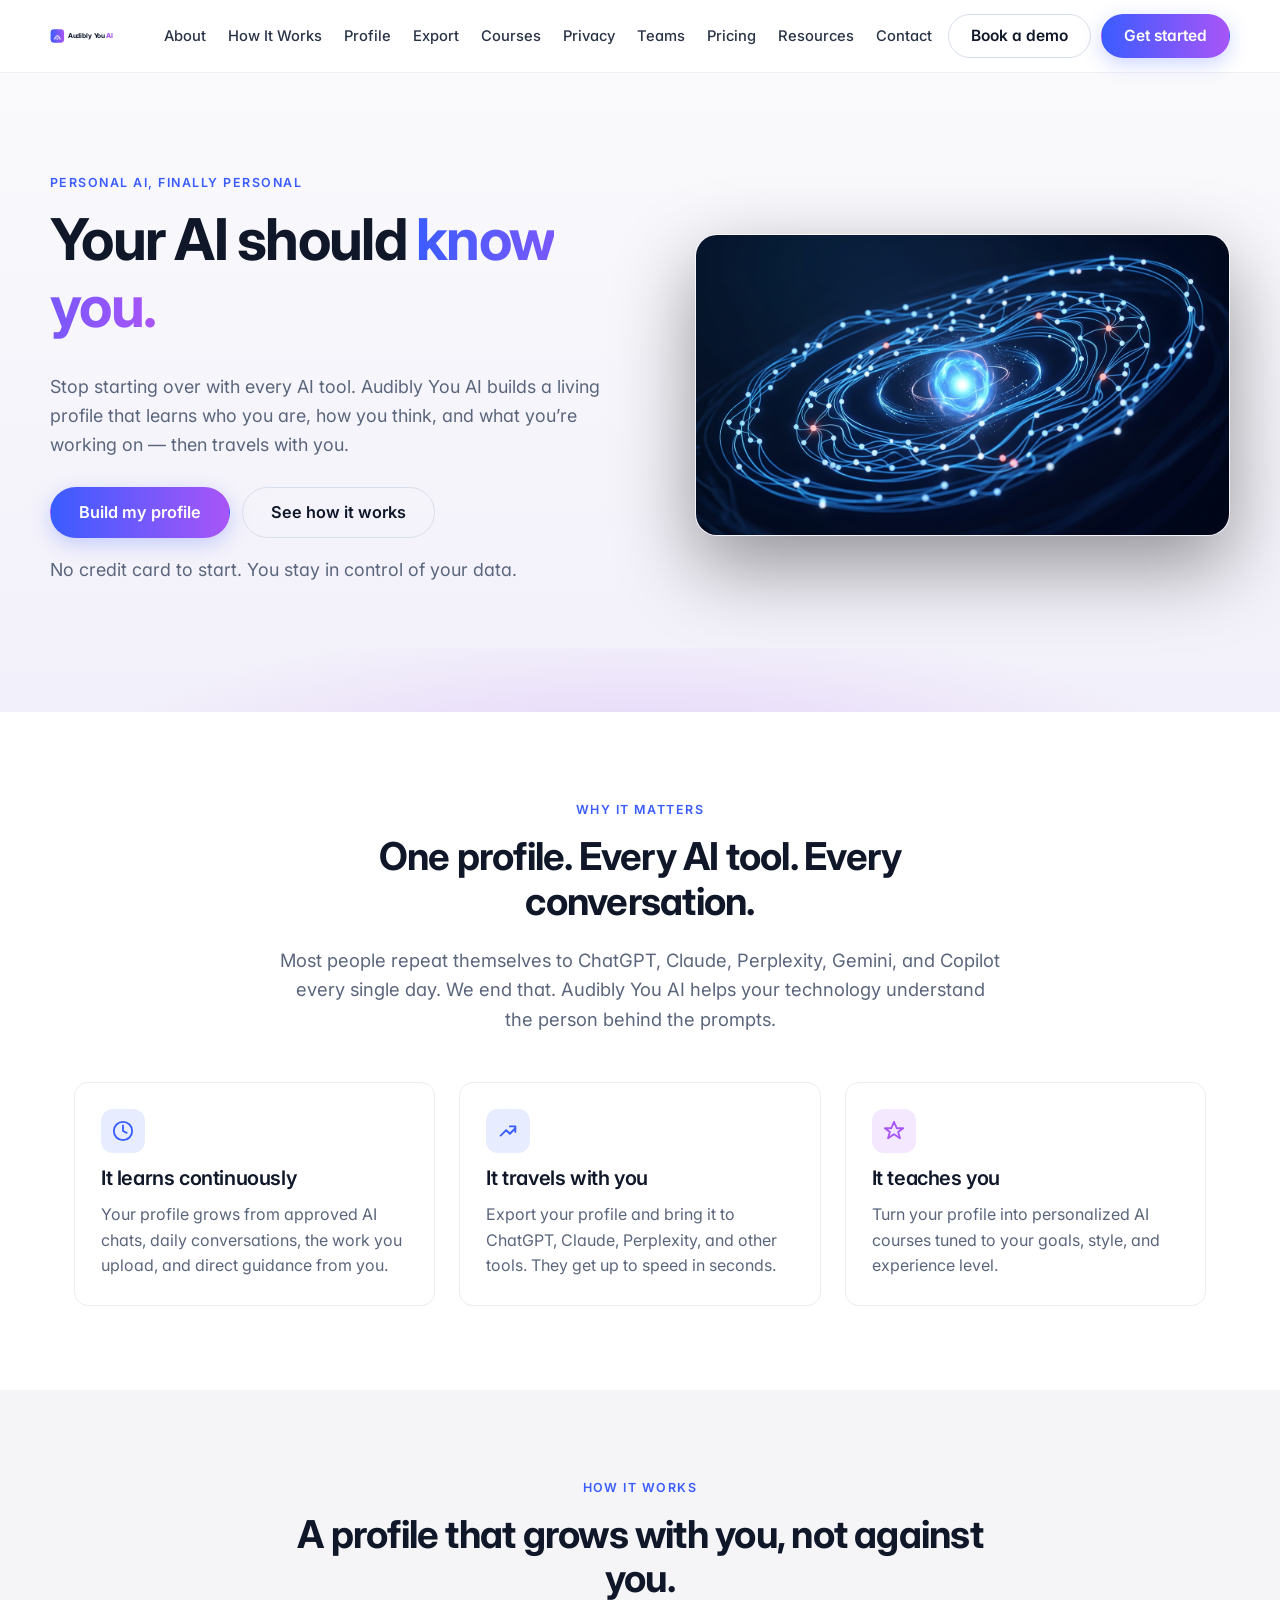
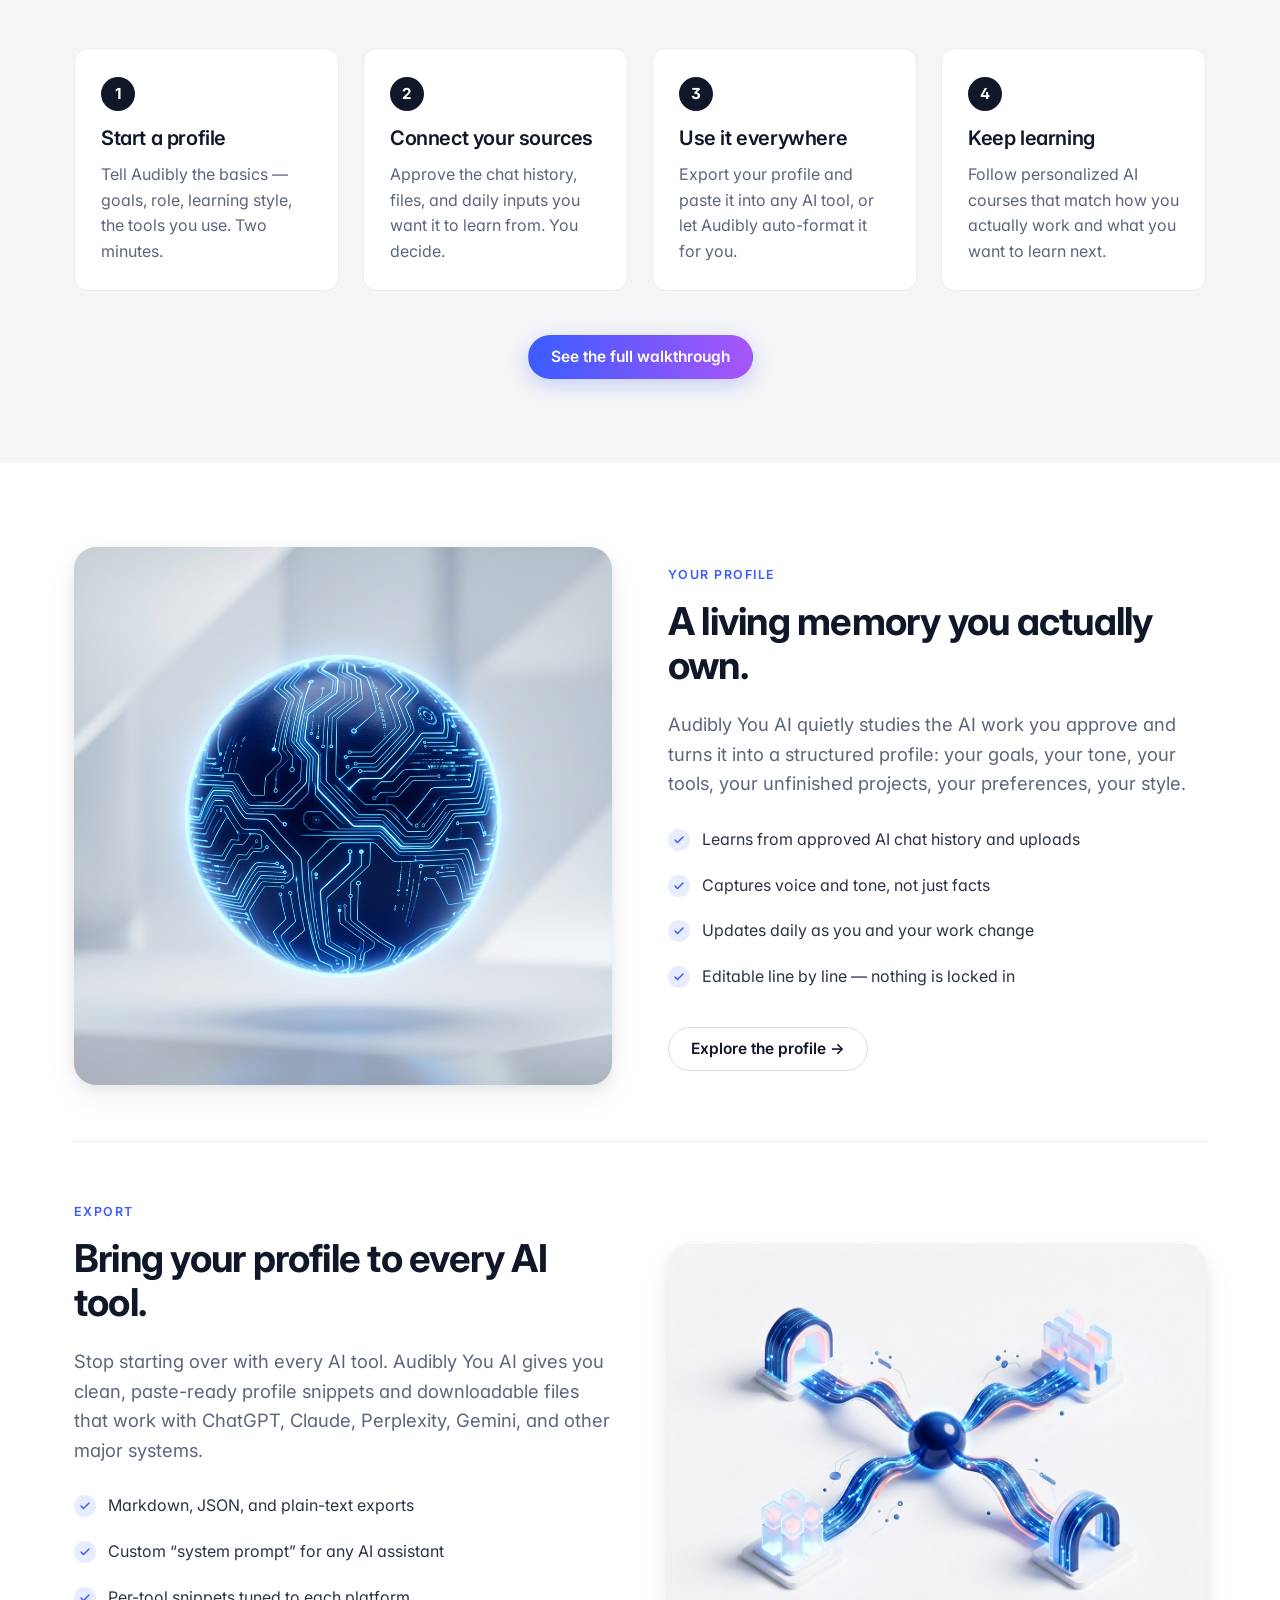
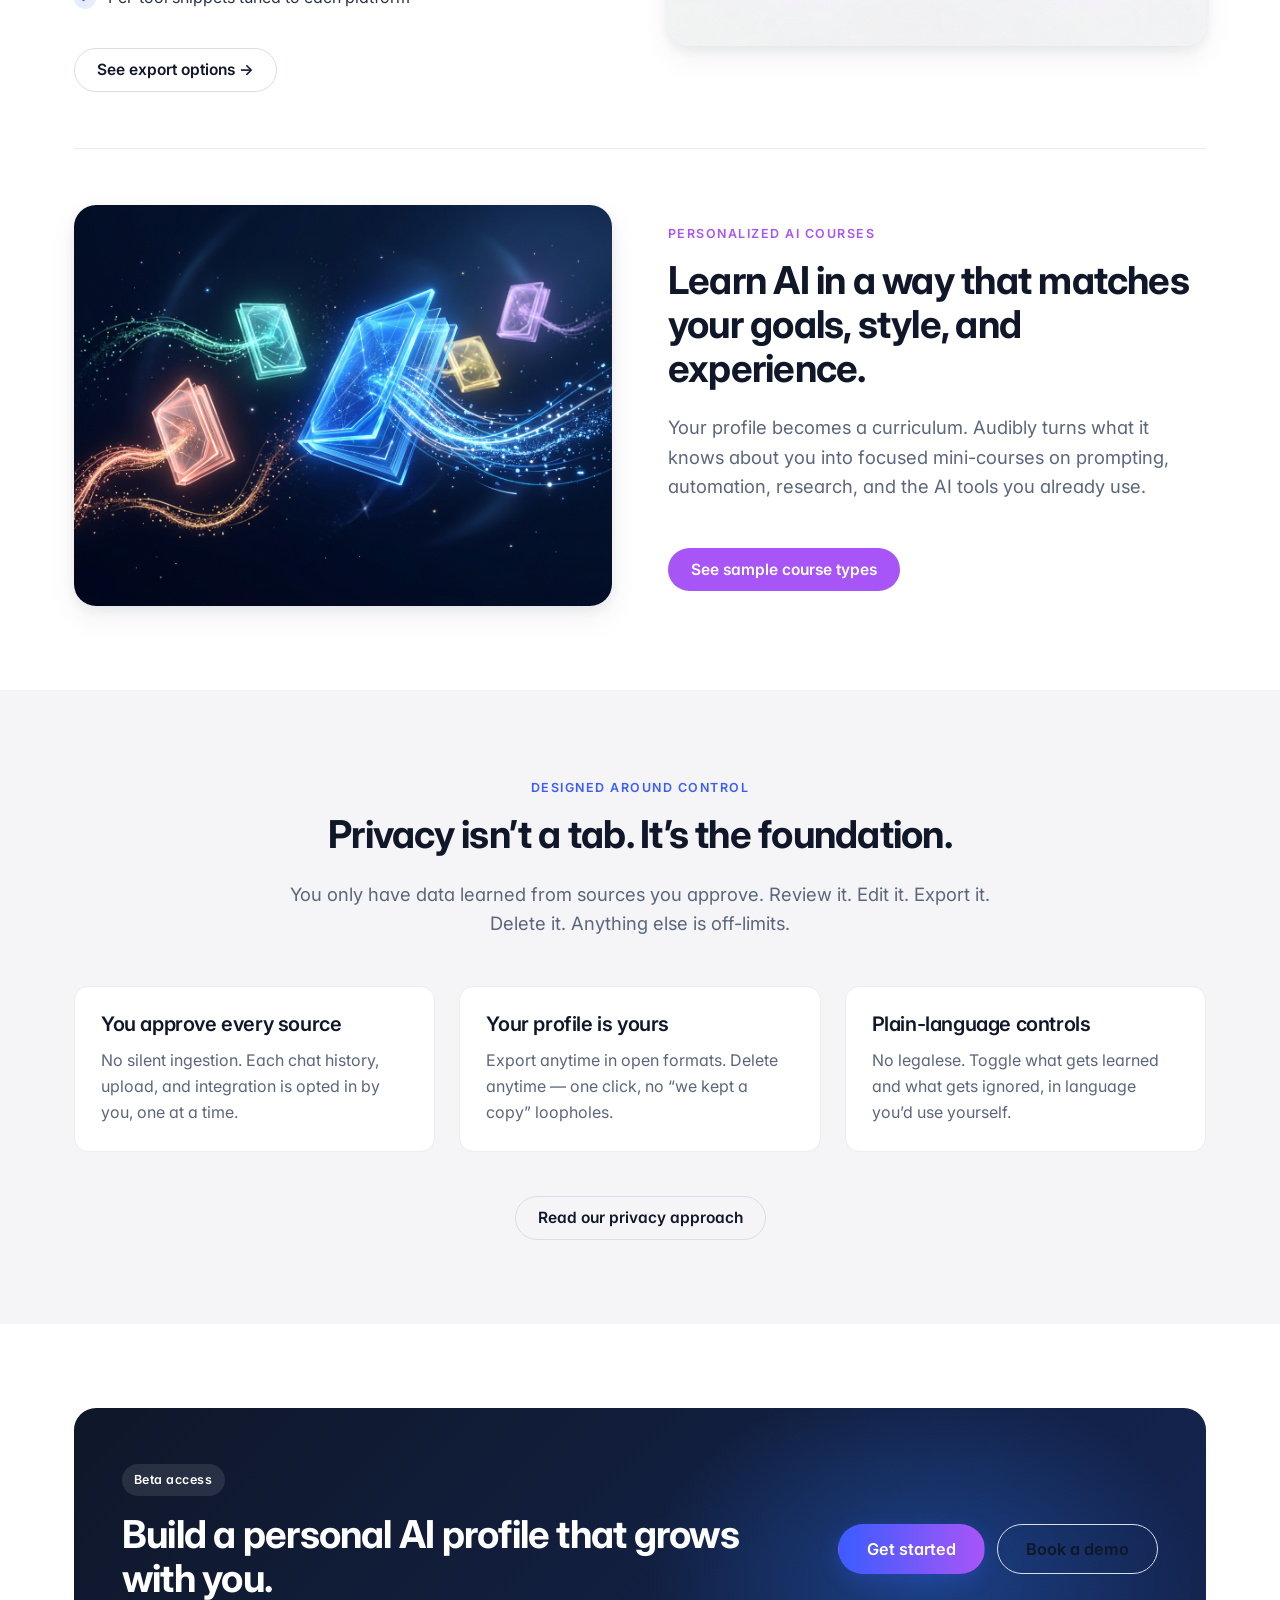
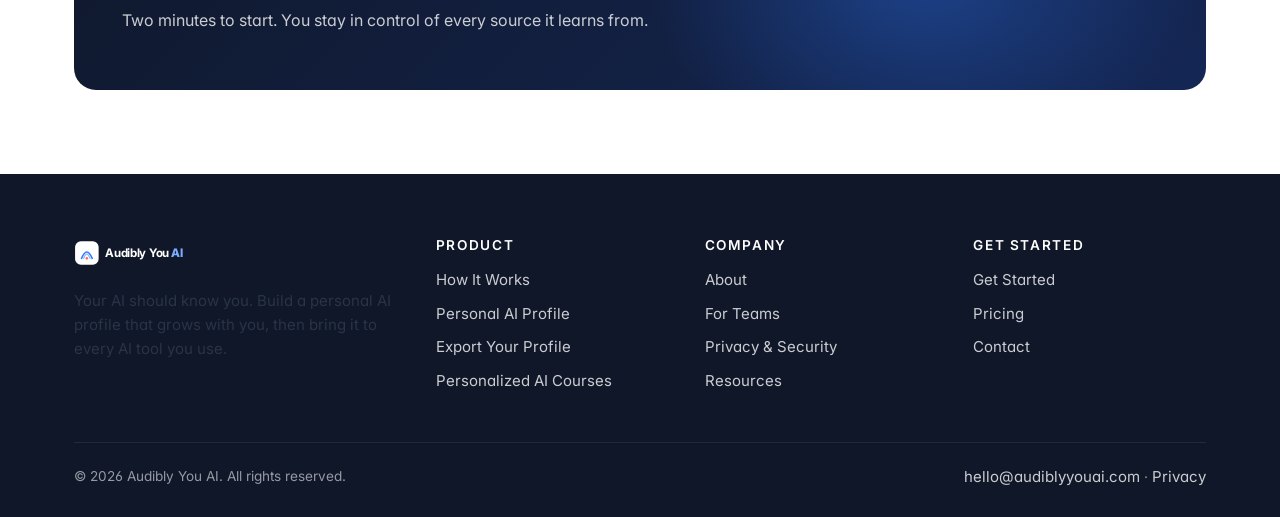
<file: index.html>
<!DOCTYPE html>
<html lang="en">
<head>
  <meta charset="UTF-8">
  <meta name="viewport" content="width=device-width, initial-scale=1.0">
  <title>Audibly You AI — A personal AI profile that grows with you</title>
  <meta name="description" content="Build a living personal AI profile that learns from your approved AI chats and uploads, then export it to ChatGPT, Claude, Perplexity, and other tools.">
  <meta name="theme-color" content="#3B5CFF">
  <link rel="icon" type="image/svg+xml" href="favicon.svg">
  <meta property="og:type" content="website">
  <meta property="og:title" content="Audibly You AI — A personal AI profile that grows with you">
  <meta property="og:description" content="Build a living personal AI profile that learns from your approved AI chats and uploads, then export it to ChatGPT, Claude, Perplexity, and other tools.">
  <meta property="og:url" content="https://audiblyyouai.com/">
  <meta property="og:image" content="https://audiblyyouai.com/assets/images/hero-home.png">
  <meta property="og:site_name" content="Audibly You AI">
  <meta name="twitter:card" content="summary_large_image">
  <meta name="twitter:title" content="Audibly You AI — A personal AI profile that grows with you">
  <meta name="twitter:description" content="Build a living personal AI profile that learns from your approved AI chats and uploads, then export it to ChatGPT, Claude, Perplexity, and other tools.">
  <meta name="twitter:image" content="https://audiblyyouai.com/assets/images/hero-home.png">
  <link rel="preconnect" href="https://fonts.googleapis.com">
  <link rel="preconnect" href="https://fonts.gstatic.com" crossorigin>
  <link href="https://fonts.googleapis.com/css2?family=Inter:wght@400;500;600;700;800&display=swap" rel="stylesheet">
  <link rel="stylesheet" href="assets/css/styles.css">

  <script type="application/ld+json">
{
  "@context": "https://schema.org",
  "@graph": [
    {
      "@type": "Organization",
      "@id": "https://d2am5u7hklj0mw.cloudfront.net/#organization",
      "name": "Audibly You AI",
      "url": "https://d2am5u7hklj0mw.cloudfront.net/",
      "logo": {
        "@type": "ImageObject",
        "url": "https://d2am5u7hklj0mw.cloudfront.net/favicon.svg",
        "width": 320,
        "height": 56
      },
      "description": "Audibly You AI builds a living personal AI profile that grows with you and exports to ChatGPT, Claude, Perplexity, and other AI tools.",
      "email": "hello@audiblyyouai.com",
      "sameAs": []
    },
    {
      "@type": "WebSite",
      "@id": "https://d2am5u7hklj0mw.cloudfront.net/#website",
      "url": "https://d2am5u7hklj0mw.cloudfront.net/",
      "name": "Audibly You AI",
      "publisher": {
        "@id": "https://d2am5u7hklj0mw.cloudfront.net/#organization"
      },
      "inLanguage": "en-US"
    },
    {
      "@type": "WebPage",
      "@id": "https://d2am5u7hklj0mw.cloudfront.net/#webpage",
      "url": "https://d2am5u7hklj0mw.cloudfront.net/",
      "name": "Audibly You AI \u2014 A personal AI profile that grows with you",
      "description": "Build a living personal AI profile that learns from your approved AI chats and uploads, then export it to ChatGPT, Claude, Perplexity, and other tools.",
      "isPartOf": {
        "@id": "https://d2am5u7hklj0mw.cloudfront.net/#website"
      },
      "inLanguage": "en-US"
    },
    {
      "@type": "SoftwareApplication",
      "@id": "https://d2am5u7hklj0mw.cloudfront.net/#software",
      "name": "Audibly You AI",
      "applicationCategory": "BusinessApplication",
      "operatingSystem": "Web",
      "description": "A personal AI profile that learns from your approved AI conversations and uploads, then exports to ChatGPT, Claude, Perplexity, Gemini, and other AI tools.",
      "url": "https://d2am5u7hklj0mw.cloudfront.net/",
      "publisher": {
        "@id": "https://d2am5u7hklj0mw.cloudfront.net/#organization"
      },
      "offers": {
        "@type": "Offer",
        "price": "0",
        "priceCurrency": "USD",
        "availability": "https://schema.org/PreOrder",
        "description": "Free tier available at public launch. Paid plans in development."
      }
    }
  ]
}
  </script>
<link rel="canonical" href="https://d2am5u7hklj0mw.cloudfront.net/">
<script type="application/ld+json" id="nrl-jsonld">
{
  "@context": "https://schema.org",
  "@graph": [
    {
      "@type": "Organization",
      "name": "Audibly You AI",
      "url": "https://d2am5u7hklj0mw.cloudfront.net/"
    },
    {
      "@type": "WebSite",
      "name": "Audibly You AI",
      "url": "https://d2am5u7hklj0mw.cloudfront.net/",
      "inLanguage": "en-US"
    },
    {
      "@type": "FAQPage",
      "mainEntity": [
        {
          "@type": "Question",
          "name": "What do you do?",
          "acceptedAnswer": {
            "@type": "Answer",
            "text": "Audibly You AI helps customers with clear, reliable services and support."
          }
        },
        {
          "@type": "Question",
          "name": "How do I get started?",
          "acceptedAnswer": {
            "@type": "Answer",
            "text": "Use the contact page or booking link to reach out. We'll reply with next steps."
          }
        },
        {
          "@type": "Question",
          "name": "Where are you located?",
          "acceptedAnswer": {
            "@type": "Answer",
            "text": "We work with clients online and can share location details on request."
          }
        }
      ]
    }
  ]
}
</script>
</head>
<body>
  <header class="nav" role="banner">
    <div class="container nav-row">
      <a href="index.html" class="brand" aria-label="Audibly You AI home">
        <svg viewBox="0 0 320 56" xmlns="http://www.w3.org/2000/svg" role="img" aria-label="Audibly You AI"><defs><linearGradient id="ay-grad" x1="0" y1="0" x2="1" y2="0"><stop offset="0%" stop-color="#3B5CFF"/><stop offset="100%" stop-color="#A855F7"/></linearGradient></defs><rect x="2" y="6" width="44" height="44" rx="11" fill="url(#ay-grad)"/><path d="M14 38 Q24 14 34 38" fill="none" stroke="#ffffff" stroke-width="3" stroke-linecap="round"/><path d="M18 38 Q24 22 30 38" fill="none" stroke="#ffffff" stroke-width="2.4" stroke-linecap="round" opacity="0.7"/><circle cx="24" cy="38" r="2.4" fill="#ffffff"/><text x="58" y="36" font-family="Inter, system-ui, sans-serif" font-weight="700" font-size="22" fill="#0F1729" letter-spacing="-0.5">Audibly You<tspan fill="url(#ay-grad)" font-weight="800"> AI</tspan></text></svg>
      </a>
      <nav aria-label="Primary">
        <ul class="nav-links">
      <li><a href="about.html">About</a></li>
      <li><a href="how-it-works.html">How It Works</a></li>
      <li><a href="personal-ai-profile.html">Profile</a></li>
      <li><a href="export-your-profile.html">Export</a></li>
      <li><a href="personalized-ai-courses.html">Courses</a></li>
      <li><a href="privacy.html">Privacy</a></li>
      <li><a href="for-teams.html">Teams</a></li>
      <li><a href="pricing.html">Pricing</a></li>
      <li><a href="resources.html">Resources</a></li>
      <li><a href="contact.html">Contact</a></li>
        </ul>
      </nav>
      <div class="nav-cta">
        <a href="contact.html" class="btn btn-ghost">Book a demo</a>
        <a href="get-started.html" class="btn btn-primary">Get started</a>
        <button class="nav-toggle" type="button" aria-label="Toggle menu" aria-expanded="false">
          <svg viewBox="0 0 24 24" fill="none" stroke="currentColor" stroke-width="2" stroke-linecap="round"><line x1="4" y1="7" x2="20" y2="7"/><line x1="4" y1="12" x2="20" y2="12"/><line x1="4" y1="17" x2="20" y2="17"/></svg>
        </button>
      </div>
    </div>
  </header>

  <main id="main">
  <section class="hero">
    <div class="container hero-inner">
      <div>
        <span class="eyebrow">Personal AI, finally personal</span>
        <h1>Your AI should <span class="grad">know you.</span></h1>
        <p class="lead" style="max-width:54ch;">Stop starting over with every AI tool. Audibly You AI builds a living profile that learns who you are, how you think, and what you&rsquo;re working on &mdash; then travels with you.</p>
        <div class="hero-cta">
          <a href="get-started.html" class="btn btn-primary btn-lg">Build my profile</a>
          <a href="how-it-works.html" class="btn btn-ghost-light btn-lg">See how it works</a>
        </div>
        <p class="fine-print" style="margin-top:18px;">No credit card to start. You stay in control of your data.</p>
      </div>
      <div class="hero-image">
        <img src="assets/images/hero-home.png" alt="Abstract visualization of a personal AI profile: a luminous core surrounded by orbiting data points and electric blue light trails." width="1376" height="768" loading="eager">
      </div>
    </div>
  </section>

  <section class="section">
    <div class="container">
      <div class="section-head">
        <span class="eyebrow">Why it matters</span>
        <h2>One profile. Every AI tool. Every conversation.</h2>
        <p class="lead">Most people repeat themselves to ChatGPT, Claude, Perplexity, Gemini, and Copilot every single day. We end that. Audibly You AI helps your technology understand the person behind the prompts.</p>
      </div>
      <div class="grid grid-3">
        <article class="card">
          <span class="card-icon" aria-hidden="true"><svg viewBox="0 0 24 24" fill="none" stroke="currentColor" stroke-width="2" stroke-linecap="round" stroke-linejoin="round"><circle cx="12" cy="12" r="10"/><path d="M12 6v6l4 2"/></svg></span>
          <h3>It learns continuously</h3>
          <p>Your profile grows from approved AI chats, daily conversations, the work you upload, and direct guidance from you.</p>
        </article>
        <article class="card">
          <span class="card-icon" aria-hidden="true"><svg viewBox="0 0 24 24" fill="none" stroke="currentColor" stroke-width="2" stroke-linecap="round" stroke-linejoin="round"><path d="M4 17l6-6 4 4 6-6"/><path d="M14 7h6v6"/></svg></span>
          <h3>It travels with you</h3>
          <p>Export your profile and bring it to ChatGPT, Claude, Perplexity, and other tools. They get up to speed in seconds.</p>
        </article>
        <article class="card card-coral">
          <span class="card-icon" aria-hidden="true"><svg viewBox="0 0 24 24" fill="none" stroke="currentColor" stroke-width="2" stroke-linecap="round" stroke-linejoin="round"><path d="M12 2l3 7h7l-5.5 4 2 7-6.5-4.5L5.5 20l2-7L2 9h7z"/></svg></span>
          <h3>It teaches you</h3>
          <p>Turn your profile into personalized AI courses tuned to your goals, style, and experience level.</p>
        </article>
      </div>
    </div>
  </section>

  <section class="section surface-soft">
    <div class="container">
      <div class="section-head">
        <span class="eyebrow">How it works</span>
        <h2>A profile that grows with you, not against you.</h2>
      </div>
      <div class="grid grid-4">
        <div class="card card-step">
          <span class="step-num">1</span>
          <h3>Start a profile</h3>
          <p>Tell Audibly the basics &mdash; goals, role, learning style, the tools you use. Two minutes.</p>
        </div>
        <div class="card card-step">
          <span class="step-num">2</span>
          <h3>Connect your sources</h3>
          <p>Approve the chat history, files, and daily inputs you want it to learn from. You decide.</p>
        </div>
        <div class="card card-step">
          <span class="step-num">3</span>
          <h3>Use it everywhere</h3>
          <p>Export your profile and paste it into any AI tool, or let Audibly auto-format it for you.</p>
        </div>
        <div class="card card-step">
          <span class="step-num">4</span>
          <h3>Keep learning</h3>
          <p>Follow personalized AI courses that match how you actually work and what you want to learn next.</p>
        </div>
      </div>
      <div class="text-center mt-6">
        <a href="how-it-works.html" class="btn btn-primary">See the full walkthrough</a>
      </div>
    </div>
  </section>

  <section class="section">
    <div class="container">
      <div class="feature-row">
        <img src="assets/images/profile-core.png" alt="A glowing navy sphere wrapped in fine electric-blue circuit patterns, representing a personal AI profile." width="1024" height="1024" loading="lazy">
        <div>
          <span class="eyebrow">Your profile</span>
          <h2>A living memory you actually own.</h2>
          <p class="lead">Audibly You AI quietly studies the AI work you approve and turns it into a structured profile: your goals, your tone, your tools, your unfinished projects, your preferences, your style.</p>
          <ul class="check-list mt-2">
            <li>Learns from approved AI chat history and uploads</li>
            <li>Captures voice and tone, not just facts</li>
            <li>Updates daily as you and your work change</li>
            <li>Editable line by line &mdash; nothing is locked in</li>
          </ul>
          <a href="personal-ai-profile.html" class="btn btn-ghost mt-4">Explore the profile &rarr;</a>
        </div>
      </div>

      <hr class="hr">

      <div class="feature-row reverse">
        <img src="assets/images/export-flow.png" alt="An abstract illustration of three glowing data streams branching from a central navy orb to three receiving portals, representing profile export." width="1200" height="896" loading="lazy">
        <div>
          <span class="eyebrow">Export</span>
          <h2>Bring your profile to every AI tool.</h2>
          <p class="lead">Stop starting over with every AI tool. Audibly You AI gives you clean, paste-ready profile snippets and downloadable files that work with ChatGPT, Claude, Perplexity, Gemini, and other major systems.</p>
          <ul class="check-list mt-2">
            <li>Markdown, JSON, and plain-text exports</li>
            <li>Custom &ldquo;system prompt&rdquo; for any AI assistant</li>
            <li>Per-tool snippets tuned to each platform</li>
          </ul>
          <a href="export-your-profile.html" class="btn btn-ghost mt-4">See export options &rarr;</a>
        </div>
      </div>

      <hr class="hr">

      <div class="feature-row">
        <img src="assets/images/courses.png" alt="Floating geometric panels emitting glowing knowledge streams, representing personalized AI courses." width="1200" height="896" loading="lazy">
        <div>
          <span class="eyebrow coral">Personalized AI courses</span>
          <h2>Learn AI in a way that matches your goals, style, and experience.</h2>
          <p class="lead">Your profile becomes a curriculum. Audibly turns what it knows about you into focused mini-courses on prompting, automation, research, and the AI tools you already use.</p>
          <a href="personalized-ai-courses.html" class="btn btn-coral mt-4">See sample course types</a>
        </div>
      </div>
    </div>
  </section>

  <section class="section surface-soft">
    <div class="container">
      <div class="section-head">
        <span class="eyebrow">Designed around control</span>
        <h2>Privacy isn&rsquo;t a tab. It&rsquo;s the foundation.</h2>
        <p class="lead">You only have data learned from sources you approve. Review it. Edit it. Export it. Delete it. Anything else is off-limits.</p>
      </div>
      <div class="grid grid-3">
        <div class="card">
          <h3>You approve every source</h3>
          <p>No silent ingestion. Each chat history, upload, and integration is opted in by you, one at a time.</p>
        </div>
        <div class="card">
          <h3>Your profile is yours</h3>
          <p>Export anytime in open formats. Delete anytime &mdash; one click, no &ldquo;we kept a copy&rdquo; loopholes.</p>
        </div>
        <div class="card">
          <h3>Plain-language controls</h3>
          <p>No legalese. Toggle what gets learned and what gets ignored, in language you&rsquo;d use yourself.</p>
        </div>
      </div>
      <div class="text-center mt-6"><a href="privacy.html" class="btn btn-ghost">Read our privacy approach</a></div>
    </div>
  </section>

  <section class="section">
    <div class="container">
      <div class="cta-banner">
        <div>
          <span class="pill dark">Beta access</span>
          <h2 class="mt-2">Build a personal AI profile that grows with you.</h2>
          <p>Two minutes to start. You stay in control of every source it learns from.</p>
        </div>
        <div class="cta-actions">
          <a href="get-started.html" class="btn btn-primary btn-lg">Get started</a>
          <a href="contact.html" class="btn btn-ghost-light btn-lg">Book a demo</a>
        </div>
      </div>
    </div>
  </section>

  </main>
  <footer class="footer">
    <div class="container">
      <div class="footer-grid">
        <div>
          <a href="index.html" class="brand" aria-label="Audibly You AI home">
            <svg viewBox="0 0 320 56" xmlns="http://www.w3.org/2000/svg" role="img" aria-label="Audibly You AI"><rect x="2" y="6" width="44" height="44" rx="11" fill="#ffffff"/><path d="M14 38 Q24 14 34 38" fill="none" stroke="#2E7BFF" stroke-width="3" stroke-linecap="round"/><path d="M18 38 Q24 22 30 38" fill="none" stroke="#7DABFF" stroke-width="2.4" stroke-linecap="round" opacity="0.85"/><circle cx="24" cy="38" r="2.4" fill="#FF6B5B"/><text x="58" y="36" font-family="Inter, system-ui, sans-serif" font-weight="700" font-size="22" fill="#ffffff" letter-spacing="-0.5">Audibly You<tspan fill="#7DABFF" font-weight="800"> AI</tspan></text></svg>
          </a>
          <p class="footer-tagline">Your AI should know you. Build a personal AI profile that grows with you, then bring it to every AI tool you use.</p>
        </div>
      <div>
        <h4>Product</h4>
        <ul>
          <li><a href="how-it-works.html">How It Works</a></li>
          <li><a href="personal-ai-profile.html">Personal AI Profile</a></li>
          <li><a href="export-your-profile.html">Export Your Profile</a></li>
          <li><a href="personalized-ai-courses.html">Personalized AI Courses</a></li>
        </ul>
      </div>
      <div>
        <h4>Company</h4>
        <ul>
          <li><a href="about.html">About</a></li>
          <li><a href="for-teams.html">For Teams</a></li>
          <li><a href="privacy.html">Privacy & Security</a></li>
          <li><a href="resources.html">Resources</a></li>
        </ul>
      </div>
      <div>
        <h4>Get started</h4>
        <ul>
          <li><a href="get-started.html">Get Started</a></li>
          <li><a href="pricing.html">Pricing</a></li>
          <li><a href="contact.html">Contact</a></li>
        </ul>
      </div>
      </div>
      <div class="footer-bottom">
        <span>&copy; <span id="year">2025</span> Audibly You AI. All rights reserved.</span>
        <span><a href="mailto:hello@audiblyyouai.com">hello@audiblyyouai.com</a> &middot; <a href="privacy.html">Privacy</a></span>
      </div>
    </div>
  </footer>

  <script src="assets/js/site.js" defer></script>
</body>
</html>
</file>
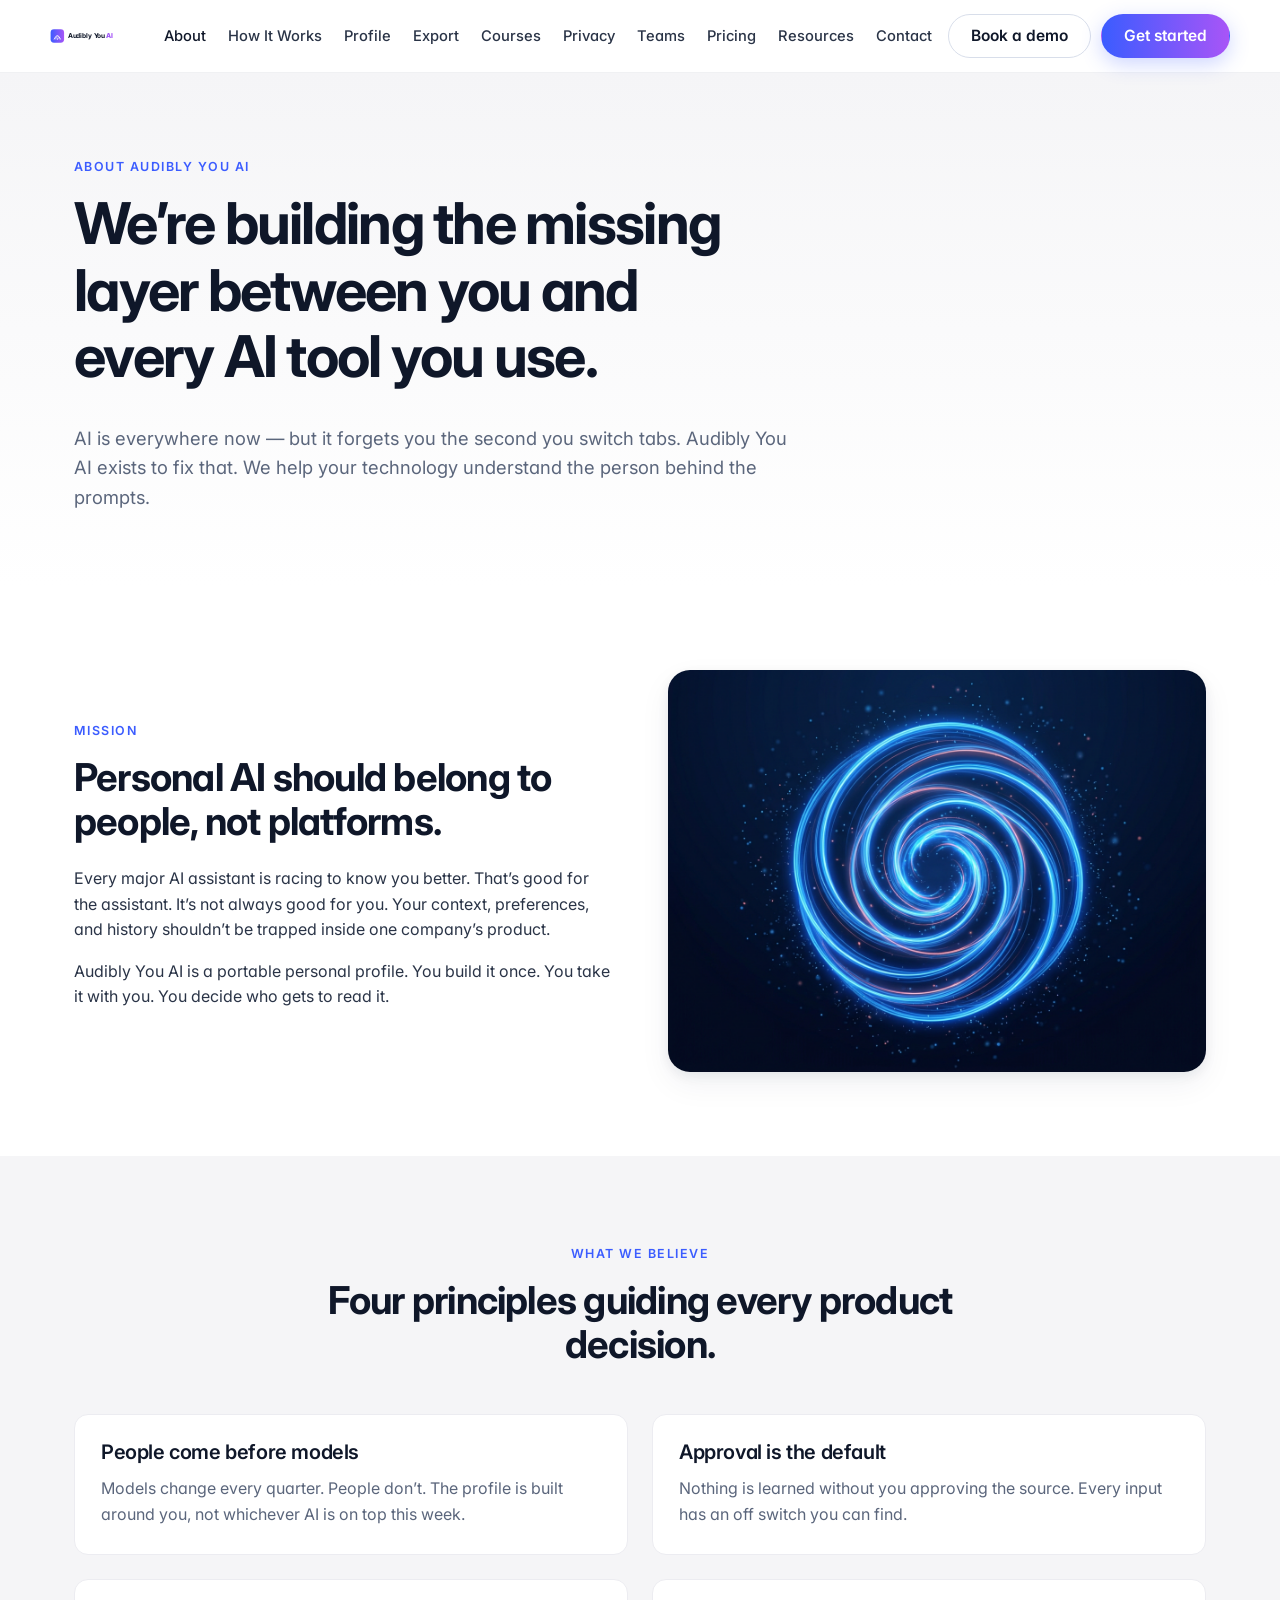
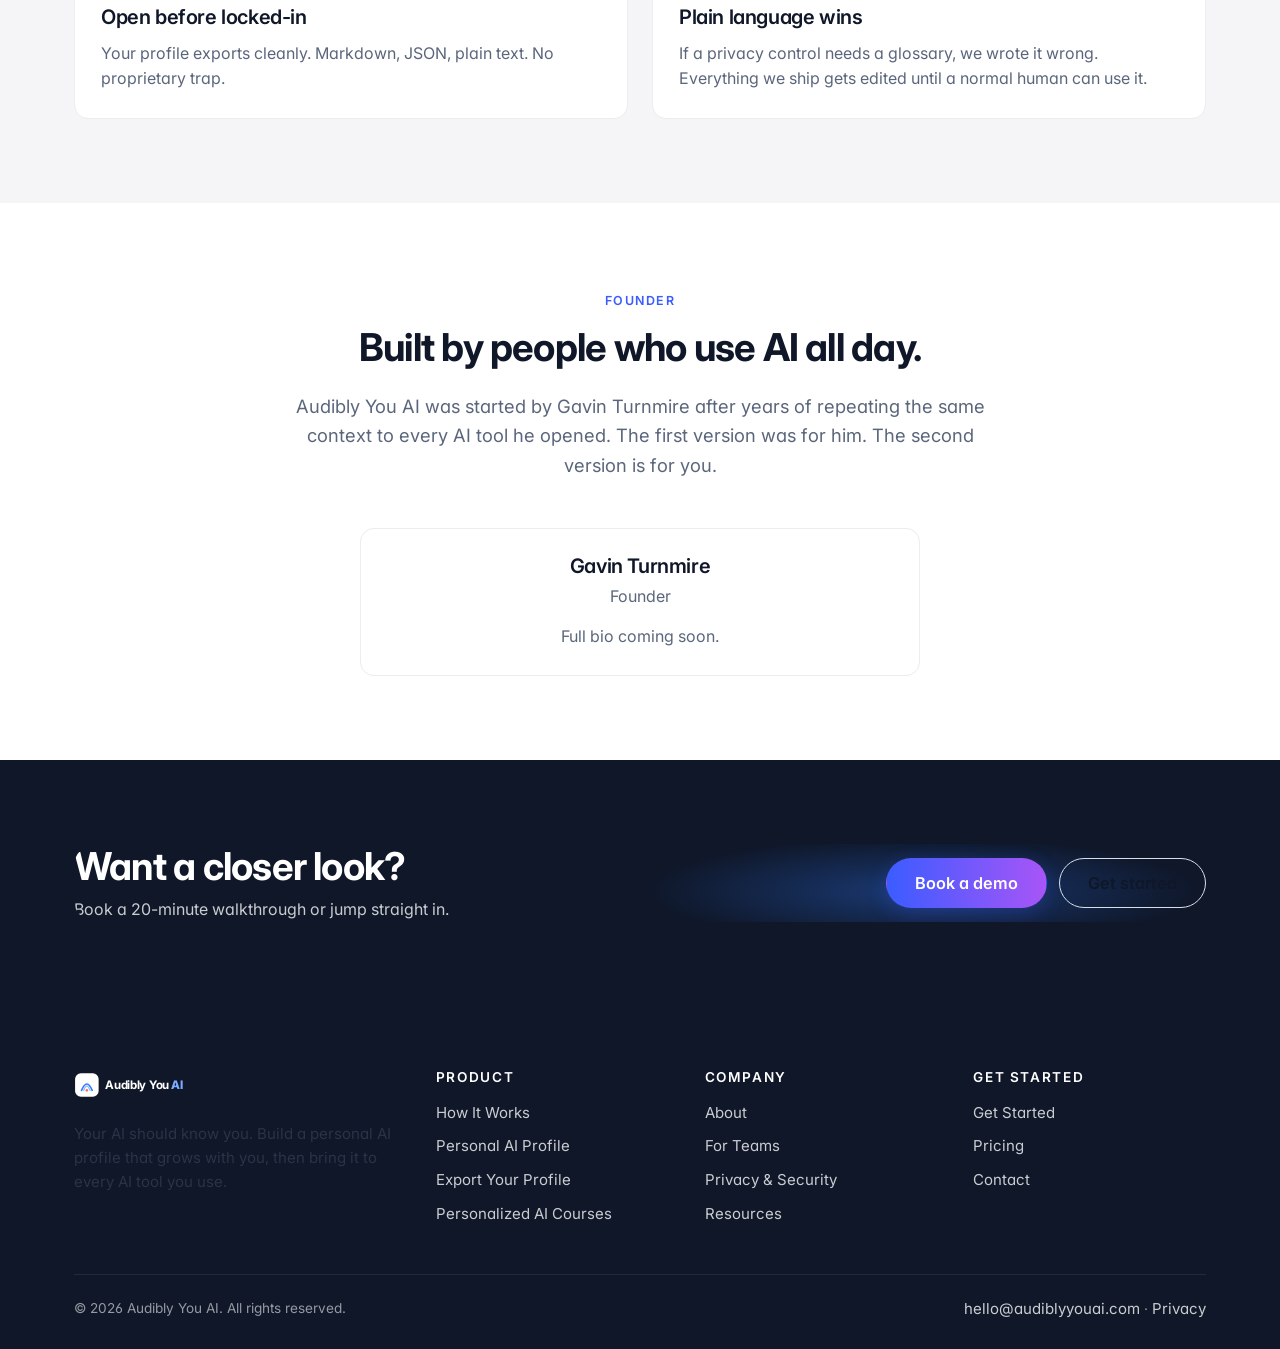
<file: about.html>
<!DOCTYPE html>
<html lang="en">
<head>
  <meta charset="UTF-8">
  <meta name="viewport" content="width=device-width, initial-scale=1.0">
  <title>About — Audibly You AI</title>
  <meta name="description" content="Audibly You AI builds a portable personal profile so your AI tools finally understand the person behind the prompts. Learn our mission and principles.">
  <meta name="theme-color" content="#3B5CFF">
  <link rel="icon" type="image/svg+xml" href="favicon.svg">
  <meta property="og:type" content="website">
  <meta property="og:title" content="About — Audibly You AI">
  <meta property="og:description" content="Audibly You AI builds a portable personal profile so your AI tools finally understand the person behind the prompts. Learn our mission and principles.">
  <meta property="og:url" content="https://audiblyyouai.com/about.html">
  <meta property="og:image" content="https://audiblyyouai.com/assets/images/hero-home.png">
  <meta property="og:site_name" content="Audibly You AI">
  <meta name="twitter:card" content="summary_large_image">
  <meta name="twitter:title" content="About — Audibly You AI">
  <meta name="twitter:description" content="Audibly You AI builds a portable personal profile so your AI tools finally understand the person behind the prompts. Learn our mission and principles.">
  <meta name="twitter:image" content="https://audiblyyouai.com/assets/images/hero-home.png">
  <link rel="preconnect" href="https://fonts.googleapis.com">
  <link rel="preconnect" href="https://fonts.gstatic.com" crossorigin>
  <link href="https://fonts.googleapis.com/css2?family=Inter:wght@400;500;600;700;800&display=swap" rel="stylesheet">
  <link rel="stylesheet" href="assets/css/styles.css">

  <script type="application/ld+json">
{
  "@context": "https://schema.org",
  "@graph": [
    {
      "@type": "Organization",
      "@id": "https://d2am5u7hklj0mw.cloudfront.net/#organization",
      "name": "Audibly You AI",
      "url": "https://d2am5u7hklj0mw.cloudfront.net/",
      "logo": {
        "@type": "ImageObject",
        "url": "https://d2am5u7hklj0mw.cloudfront.net/favicon.svg",
        "width": 320,
        "height": 56
      },
      "description": "Audibly You AI builds a living personal AI profile that grows with you and exports to ChatGPT, Claude, Perplexity, and other AI tools.",
      "email": "hello@audiblyyouai.com",
      "sameAs": []
    },
    {
      "@type": "WebSite",
      "@id": "https://d2am5u7hklj0mw.cloudfront.net/#website",
      "url": "https://d2am5u7hklj0mw.cloudfront.net/",
      "name": "Audibly You AI",
      "publisher": {
        "@id": "https://d2am5u7hklj0mw.cloudfront.net/#organization"
      },
      "inLanguage": "en-US"
    },
    {
      "@type": "BreadcrumbList",
      "@id": "https://d2am5u7hklj0mw.cloudfront.net/about.html#breadcrumb",
      "itemListElement": [
        {
          "@type": "ListItem",
          "position": 1,
          "name": "Home",
          "item": "https://d2am5u7hklj0mw.cloudfront.net/"
        },
        {
          "@type": "ListItem",
          "position": 2,
          "name": "About",
          "item": "https://d2am5u7hklj0mw.cloudfront.net/about.html"
        }
      ]
    },
    {
      "@type": "WebPage",
      "@id": "https://d2am5u7hklj0mw.cloudfront.net/about.html#webpage",
      "url": "https://d2am5u7hklj0mw.cloudfront.net/about.html",
      "name": "About \u2014 Audibly You AI",
      "description": "How Audibly You AI started and the team building a portable personal AI profile.",
      "isPartOf": {
        "@id": "https://d2am5u7hklj0mw.cloudfront.net/#website"
      },
      "inLanguage": "en-US",
      "breadcrumb": {
        "@id": "https://d2am5u7hklj0mw.cloudfront.net/about.html#breadcrumb"
      }
    }
  ]
}
  </script>
<link rel="canonical" href="https://d2am5u7hklj0mw.cloudfront.net/about.html">
<script type="application/ld+json" id="nrl-jsonld">
{
  "@context": "https://schema.org",
  "@graph": [
    {
      "@type": "Organization",
      "name": "Audibly You AI",
      "url": "https://d2am5u7hklj0mw.cloudfront.net/"
    },
    {
      "@type": "WebSite",
      "name": "Audibly You AI",
      "url": "https://d2am5u7hklj0mw.cloudfront.net/",
      "inLanguage": "en-US"
    },
    {
      "@type": "FAQPage",
      "mainEntity": [
        {
          "@type": "Question",
          "name": "What do you do?",
          "acceptedAnswer": {
            "@type": "Answer",
            "text": "Audibly You AI helps customers with clear, reliable services and support."
          }
        },
        {
          "@type": "Question",
          "name": "How do I get started?",
          "acceptedAnswer": {
            "@type": "Answer",
            "text": "Use the contact page or booking link to reach out. We'll reply with next steps."
          }
        },
        {
          "@type": "Question",
          "name": "Where are you located?",
          "acceptedAnswer": {
            "@type": "Answer",
            "text": "We work with clients online and can share location details on request."
          }
        }
      ]
    }
  ]
}
</script>
</head>
<body>
  <header class="nav" role="banner">
    <div class="container nav-row">
      <a href="index.html" class="brand" aria-label="Audibly You AI home">
        <svg viewBox="0 0 320 56" xmlns="http://www.w3.org/2000/svg" role="img" aria-label="Audibly You AI"><defs><linearGradient id="ay-grad" x1="0" y1="0" x2="1" y2="0"><stop offset="0%" stop-color="#3B5CFF"/><stop offset="100%" stop-color="#A855F7"/></linearGradient></defs><rect x="2" y="6" width="44" height="44" rx="11" fill="url(#ay-grad)"/><path d="M14 38 Q24 14 34 38" fill="none" stroke="#ffffff" stroke-width="3" stroke-linecap="round"/><path d="M18 38 Q24 22 30 38" fill="none" stroke="#ffffff" stroke-width="2.4" stroke-linecap="round" opacity="0.7"/><circle cx="24" cy="38" r="2.4" fill="#ffffff"/><text x="58" y="36" font-family="Inter, system-ui, sans-serif" font-weight="700" font-size="22" fill="#0F1729" letter-spacing="-0.5">Audibly You<tspan fill="url(#ay-grad)" font-weight="800"> AI</tspan></text></svg>
      </a>
      <nav aria-label="Primary">
        <ul class="nav-links">
      <li><a href="about.html" class="active">About</a></li>
      <li><a href="how-it-works.html">How It Works</a></li>
      <li><a href="personal-ai-profile.html">Profile</a></li>
      <li><a href="export-your-profile.html">Export</a></li>
      <li><a href="personalized-ai-courses.html">Courses</a></li>
      <li><a href="privacy.html">Privacy</a></li>
      <li><a href="for-teams.html">Teams</a></li>
      <li><a href="pricing.html">Pricing</a></li>
      <li><a href="resources.html">Resources</a></li>
      <li><a href="contact.html">Contact</a></li>
        </ul>
      </nav>
      <div class="nav-cta">
        <a href="contact.html" class="btn btn-ghost">Book a demo</a>
        <a href="get-started.html" class="btn btn-primary">Get started</a>
        <button class="nav-toggle" type="button" aria-label="Toggle menu" aria-expanded="false">
          <svg viewBox="0 0 24 24" fill="none" stroke="currentColor" stroke-width="2" stroke-linecap="round"><line x1="4" y1="7" x2="20" y2="7"/><line x1="4" y1="12" x2="20" y2="12"/><line x1="4" y1="17" x2="20" y2="17"/></svg>
        </button>
      </div>
    </div>
  </header>

  <main id="main">
  <section class="subhero">
    <div class="container">
      <span class="eyebrow">About Audibly You AI</span>
      <h1>We&rsquo;re building the missing layer between you and every AI tool you use.</h1>
      <p class="lead">AI is everywhere now &mdash; but it forgets you the second you switch tabs. Audibly You AI exists to fix that. We help your technology understand the person behind the prompts.</p>
    </div>
  </section>

  <section class="section">
    <div class="container">
      <div class="feature-row">
        <div>
          <span class="eyebrow">Mission</span>
          <h2>Personal AI should belong to people, not platforms.</h2>
          <p>Every major AI assistant is racing to know you better. That&rsquo;s good for the assistant. It&rsquo;s not always good for you. Your context, preferences, and history shouldn&rsquo;t be trapped inside one company&rsquo;s product.</p>
          <p>Audibly You AI is a portable personal profile. You build it once. You take it with you. You decide who gets to read it.</p>
        </div>
        <img src="assets/images/learning-loop.png" alt="An abstract glowing spiral of electric-blue light, representing a continuous AI learning loop." width="1200" height="896" loading="lazy">
      </div>
    </div>
  </section>

  <section class="section surface-soft">
    <div class="container">
      <div class="section-head">
        <span class="eyebrow">What we believe</span>
        <h2>Four principles guiding every product decision.</h2>
      </div>
      <div class="grid grid-2">
        <div class="card">
          <h3>People come before models</h3>
          <p>Models change every quarter. People don&rsquo;t. The profile is built around you, not whichever AI is on top this week.</p>
        </div>
        <div class="card">
          <h3>Approval is the default</h3>
          <p>Nothing is learned without you approving the source. Every input has an off switch you can find.</p>
        </div>
        <div class="card">
          <h3>Open before locked-in</h3>
          <p>Your profile exports cleanly. Markdown, JSON, plain text. No proprietary trap.</p>
        </div>
        <div class="card">
          <h3>Plain language wins</h3>
          <p>If a privacy control needs a glossary, we wrote it wrong. Everything we ship gets edited until a normal human can use it.</p>
        </div>
      </div>
    </div>
  </section>

  <section class="section">
    <div class="container">
      <div class="section-head">
        <span class="eyebrow">Founder</span>
        <h2>Built by people who use AI all day.</h2>
        <p class="lead">Audibly You AI was started by Gavin Turnmire after years of repeating the same context to every AI tool he opened. The first version was for him. The second version is for you.</p>
      </div>
      <div class="card" style="max-width:560px;margin:0 auto;text-align:center;">
        <h3 style="margin-bottom:6px;">Gavin Turnmire</h3>
        <p style="color:var(--gray-600);margin-bottom:14px;">Founder</p>
        <p>Full bio coming soon.</p>
      </div>
    </div>
  </section>

  <section class="section surface-navy">
    <div class="container">
      <div class="cta-banner" style="background:transparent;padding:0;">
        <div>
          <h2>Want a closer look?</h2>
          <p>Book a 20-minute walkthrough or jump straight in.</p>
        </div>
        <div class="cta-actions">
          <a href="contact.html" class="btn btn-primary btn-lg">Book a demo</a>
          <a href="get-started.html" class="btn btn-ghost-light btn-lg">Get started</a>
        </div>
      </div>
    </div>
  </section>

  </main>
  <footer class="footer">
    <div class="container">
      <div class="footer-grid">
        <div>
          <a href="index.html" class="brand" aria-label="Audibly You AI home">
            <svg viewBox="0 0 320 56" xmlns="http://www.w3.org/2000/svg" role="img" aria-label="Audibly You AI"><rect x="2" y="6" width="44" height="44" rx="11" fill="#ffffff"/><path d="M14 38 Q24 14 34 38" fill="none" stroke="#2E7BFF" stroke-width="3" stroke-linecap="round"/><path d="M18 38 Q24 22 30 38" fill="none" stroke="#7DABFF" stroke-width="2.4" stroke-linecap="round" opacity="0.85"/><circle cx="24" cy="38" r="2.4" fill="#FF6B5B"/><text x="58" y="36" font-family="Inter, system-ui, sans-serif" font-weight="700" font-size="22" fill="#ffffff" letter-spacing="-0.5">Audibly You<tspan fill="#7DABFF" font-weight="800"> AI</tspan></text></svg>
          </a>
          <p class="footer-tagline">Your AI should know you. Build a personal AI profile that grows with you, then bring it to every AI tool you use.</p>
        </div>
      <div>
        <h4>Product</h4>
        <ul>
          <li><a href="how-it-works.html">How It Works</a></li>
          <li><a href="personal-ai-profile.html">Personal AI Profile</a></li>
          <li><a href="export-your-profile.html">Export Your Profile</a></li>
          <li><a href="personalized-ai-courses.html">Personalized AI Courses</a></li>
        </ul>
      </div>
      <div>
        <h4>Company</h4>
        <ul>
          <li><a href="about.html">About</a></li>
          <li><a href="for-teams.html">For Teams</a></li>
          <li><a href="privacy.html">Privacy & Security</a></li>
          <li><a href="resources.html">Resources</a></li>
        </ul>
      </div>
      <div>
        <h4>Get started</h4>
        <ul>
          <li><a href="get-started.html">Get Started</a></li>
          <li><a href="pricing.html">Pricing</a></li>
          <li><a href="contact.html">Contact</a></li>
        </ul>
      </div>
      </div>
      <div class="footer-bottom">
        <span>&copy; <span id="year">2025</span> Audibly You AI. All rights reserved.</span>
        <span><a href="mailto:hello@audiblyyouai.com">hello@audiblyyouai.com</a> &middot; <a href="privacy.html">Privacy</a></span>
      </div>
    </div>
  </footer>

  <script src="assets/js/site.js" defer></script>
</body>
</html>
</file>
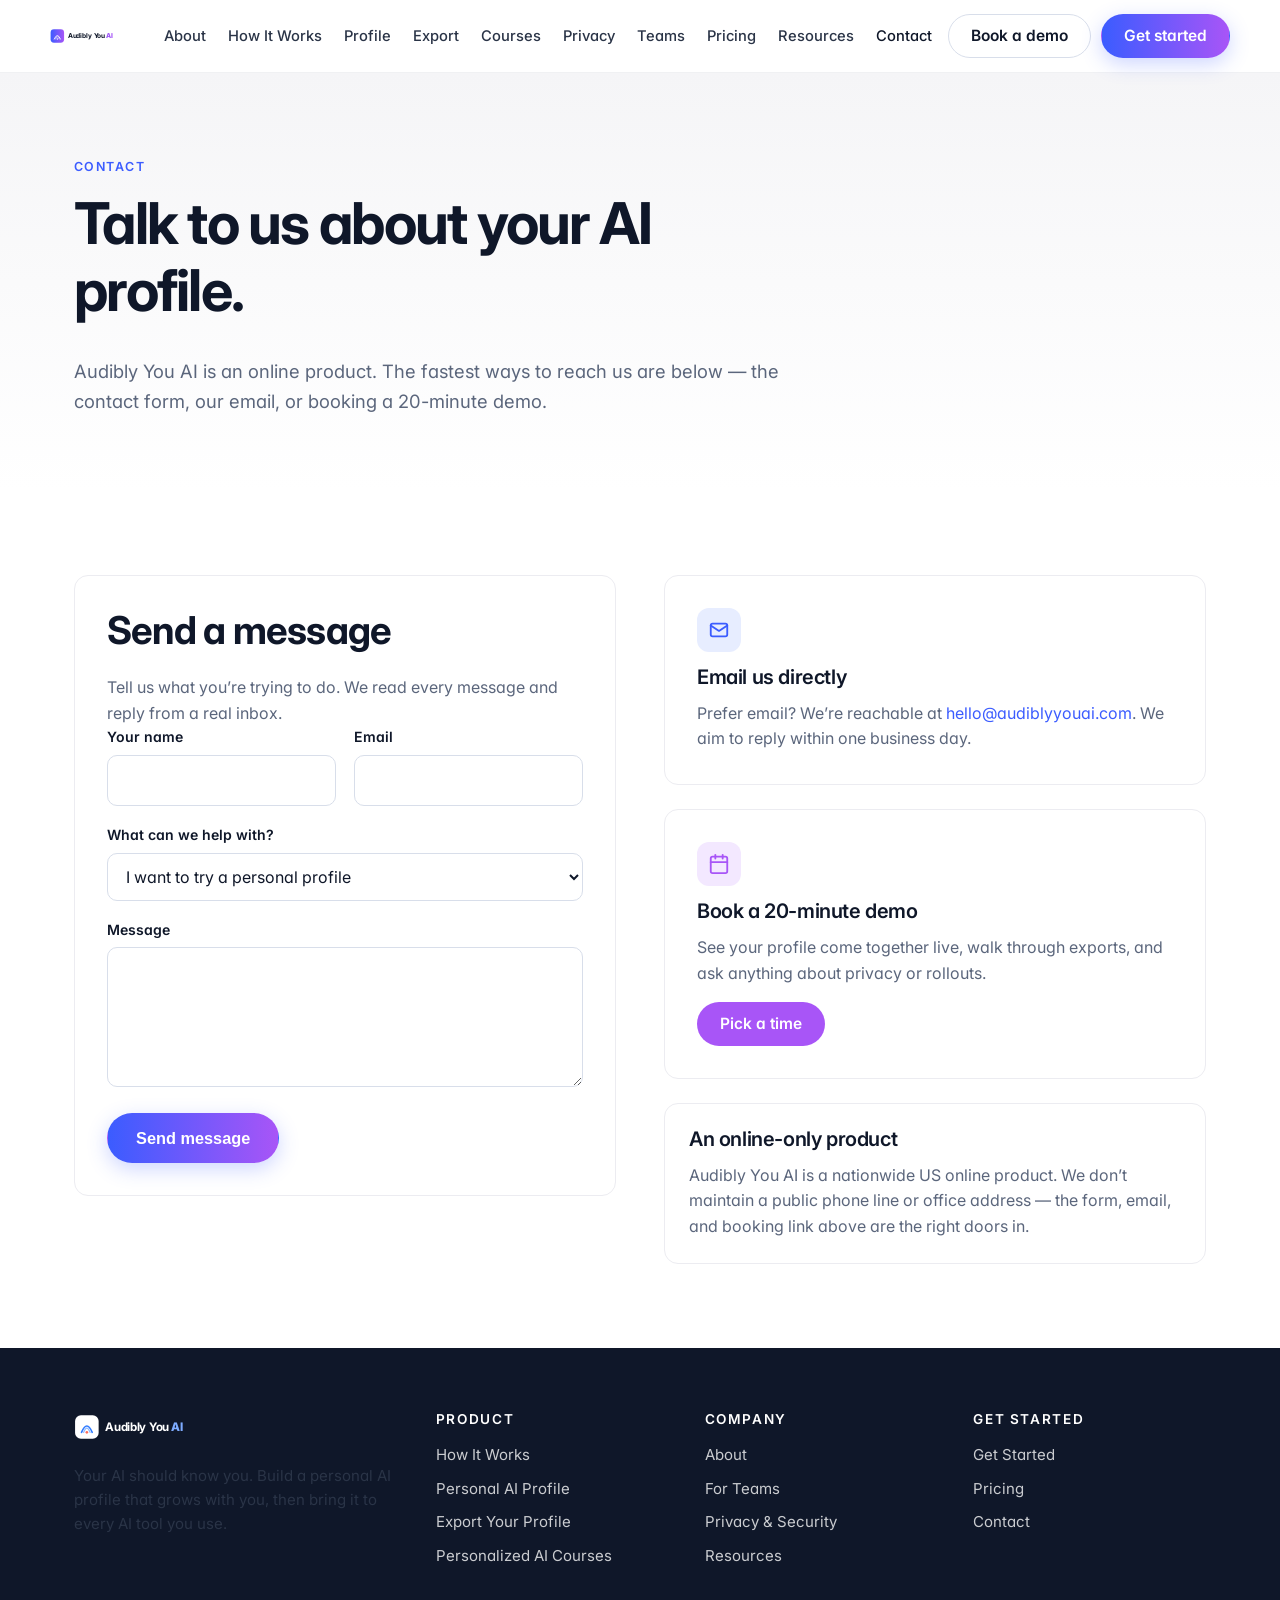
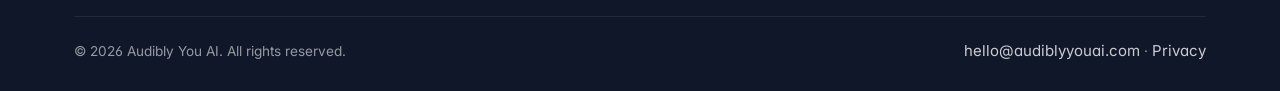
<file: contact.html>
<!DOCTYPE html>
<html lang="en">
<head>
  <meta charset="UTF-8">
  <meta name="viewport" content="width=device-width, initial-scale=1.0">
  <title>Contact — Audibly You AI</title>
  <meta name="description" content="Contact Audibly You AI by form or email, or book a 20-minute demo. We’re an online-only product reachable at hello@audiblyyouai.com.">
  <meta name="theme-color" content="#3B5CFF">
  <link rel="icon" type="image/svg+xml" href="favicon.svg">
  <meta property="og:type" content="website">
  <meta property="og:title" content="Contact — Audibly You AI">
  <meta property="og:description" content="Contact Audibly You AI by form or email, or book a 20-minute demo. We’re an online-only product reachable at hello@audiblyyouai.com.">
  <meta property="og:url" content="https://audiblyyouai.com/contact.html">
  <meta property="og:image" content="https://audiblyyouai.com/assets/images/hero-home.png">
  <meta property="og:site_name" content="Audibly You AI">
  <meta name="twitter:card" content="summary_large_image">
  <meta name="twitter:title" content="Contact — Audibly You AI">
  <meta name="twitter:description" content="Contact Audibly You AI by form or email, or book a 20-minute demo. We’re an online-only product reachable at hello@audiblyyouai.com.">
  <meta name="twitter:image" content="https://audiblyyouai.com/assets/images/hero-home.png">
  <link rel="preconnect" href="https://fonts.googleapis.com">
  <link rel="preconnect" href="https://fonts.gstatic.com" crossorigin>
  <link href="https://fonts.googleapis.com/css2?family=Inter:wght@400;500;600;700;800&display=swap" rel="stylesheet">
  <link rel="stylesheet" href="assets/css/styles.css">

  <script type="application/ld+json">
{
  "@context": "https://schema.org",
  "@graph": [
    {
      "@type": "Organization",
      "@id": "https://d2am5u7hklj0mw.cloudfront.net/#organization",
      "name": "Audibly You AI",
      "url": "https://d2am5u7hklj0mw.cloudfront.net/",
      "logo": {
        "@type": "ImageObject",
        "url": "https://d2am5u7hklj0mw.cloudfront.net/favicon.svg",
        "width": 320,
        "height": 56
      },
      "description": "Audibly You AI builds a living personal AI profile that grows with you and exports to ChatGPT, Claude, Perplexity, and other AI tools.",
      "email": "hello@audiblyyouai.com",
      "sameAs": []
    },
    {
      "@type": "WebSite",
      "@id": "https://d2am5u7hklj0mw.cloudfront.net/#website",
      "url": "https://d2am5u7hklj0mw.cloudfront.net/",
      "name": "Audibly You AI",
      "publisher": {
        "@id": "https://d2am5u7hklj0mw.cloudfront.net/#organization"
      },
      "inLanguage": "en-US"
    },
    {
      "@type": "BreadcrumbList",
      "@id": "https://d2am5u7hklj0mw.cloudfront.net/contact.html#breadcrumb",
      "itemListElement": [
        {
          "@type": "ListItem",
          "position": 1,
          "name": "Home",
          "item": "https://d2am5u7hklj0mw.cloudfront.net/"
        },
        {
          "@type": "ListItem",
          "position": 2,
          "name": "Contact",
          "item": "https://d2am5u7hklj0mw.cloudfront.net/contact.html"
        }
      ]
    },
    {
      "@type": "WebPage",
      "@id": "https://d2am5u7hklj0mw.cloudfront.net/contact.html#webpage",
      "url": "https://d2am5u7hklj0mw.cloudfront.net/contact.html",
      "name": "Contact \u2014 Audibly You AI",
      "description": "Get in touch with the Audibly You AI team or book a demo.",
      "isPartOf": {
        "@id": "https://d2am5u7hklj0mw.cloudfront.net/#website"
      },
      "inLanguage": "en-US",
      "breadcrumb": {
        "@id": "https://d2am5u7hklj0mw.cloudfront.net/contact.html#breadcrumb"
      }
    }
  ]
}
  </script>
<link rel="canonical" href="https://d2am5u7hklj0mw.cloudfront.net/contact.html">
<script type="application/ld+json" id="nrl-jsonld">
{
  "@context": "https://schema.org",
  "@graph": [
    {
      "@type": "Organization",
      "name": "Audibly You AI",
      "url": "https://d2am5u7hklj0mw.cloudfront.net/"
    },
    {
      "@type": "WebSite",
      "name": "Audibly You AI",
      "url": "https://d2am5u7hklj0mw.cloudfront.net/",
      "inLanguage": "en-US"
    },
    {
      "@type": "FAQPage",
      "mainEntity": [
        {
          "@type": "Question",
          "name": "What do you do?",
          "acceptedAnswer": {
            "@type": "Answer",
            "text": "Audibly You AI helps customers with clear, reliable services and support."
          }
        },
        {
          "@type": "Question",
          "name": "How do I get started?",
          "acceptedAnswer": {
            "@type": "Answer",
            "text": "Use the contact page or booking link to reach out. We'll reply with next steps."
          }
        },
        {
          "@type": "Question",
          "name": "Where are you located?",
          "acceptedAnswer": {
            "@type": "Answer",
            "text": "We work with clients online and can share location details on request."
          }
        }
      ]
    }
  ]
}
</script>
</head>
<body>
  <header class="nav" role="banner">
    <div class="container nav-row">
      <a href="index.html" class="brand" aria-label="Audibly You AI home">
        <svg viewBox="0 0 320 56" xmlns="http://www.w3.org/2000/svg" role="img" aria-label="Audibly You AI"><defs><linearGradient id="ay-grad" x1="0" y1="0" x2="1" y2="0"><stop offset="0%" stop-color="#3B5CFF"/><stop offset="100%" stop-color="#A855F7"/></linearGradient></defs><rect x="2" y="6" width="44" height="44" rx="11" fill="url(#ay-grad)"/><path d="M14 38 Q24 14 34 38" fill="none" stroke="#ffffff" stroke-width="3" stroke-linecap="round"/><path d="M18 38 Q24 22 30 38" fill="none" stroke="#ffffff" stroke-width="2.4" stroke-linecap="round" opacity="0.7"/><circle cx="24" cy="38" r="2.4" fill="#ffffff"/><text x="58" y="36" font-family="Inter, system-ui, sans-serif" font-weight="700" font-size="22" fill="#0F1729" letter-spacing="-0.5">Audibly You<tspan fill="url(#ay-grad)" font-weight="800"> AI</tspan></text></svg>
      </a>
      <nav aria-label="Primary">
        <ul class="nav-links">
      <li><a href="about.html">About</a></li>
      <li><a href="how-it-works.html">How It Works</a></li>
      <li><a href="personal-ai-profile.html">Profile</a></li>
      <li><a href="export-your-profile.html">Export</a></li>
      <li><a href="personalized-ai-courses.html">Courses</a></li>
      <li><a href="privacy.html">Privacy</a></li>
      <li><a href="for-teams.html">Teams</a></li>
      <li><a href="pricing.html">Pricing</a></li>
      <li><a href="resources.html">Resources</a></li>
      <li><a href="contact.html" class="active">Contact</a></li>
        </ul>
      </nav>
      <div class="nav-cta">
        <a href="contact.html" class="btn btn-ghost">Book a demo</a>
        <a href="get-started.html" class="btn btn-primary">Get started</a>
        <button class="nav-toggle" type="button" aria-label="Toggle menu" aria-expanded="false">
          <svg viewBox="0 0 24 24" fill="none" stroke="currentColor" stroke-width="2" stroke-linecap="round"><line x1="4" y1="7" x2="20" y2="7"/><line x1="4" y1="12" x2="20" y2="12"/><line x1="4" y1="17" x2="20" y2="17"/></svg>
        </button>
      </div>
    </div>
  </header>

  <main id="main">
  <section class="subhero">
    <div class="container">
      <span class="eyebrow">Contact</span>
      <h1>Talk to us about your AI profile.</h1>
      <p class="lead">Audibly You AI is an online product. The fastest ways to reach us are below &mdash; the contact form, our email, or booking a 20-minute demo.</p>
    </div>
  </section>

  <section class="section">
    <div class="container">
      <div class="grid grid-2" style="gap:48px;align-items:flex-start;">
        <div class="card" style="padding:32px;">
          <h2 style="margin-top:0;">Send a message</h2>
          <p>Tell us what you&rsquo;re trying to do. We read every message and reply from a real inbox.</p>
          <form class="form-grid" data-contact aria-label="Contact form">
            <div class="form-row">
              <div class="field">
                <label for="name">Your name</label>
                <input id="name" name="name" type="text" autocomplete="name" required>
              </div>
              <div class="field">
                <label for="email">Email</label>
                <input id="email" name="email" type="email" autocomplete="email" required>
              </div>
            </div>
            <div class="field">
              <label for="topic">What can we help with?</label>
              <select id="topic" name="topic">
                <option>I want to try a personal profile</option>
                <option>I want a demo for my team</option>
                <option>Press or partnership</option>
                <option>Something else</option>
              </select>
            </div>
            <div class="field">
              <label for="message">Message</label>
              <textarea id="message" name="message" required></textarea>
            </div>
            <button type="submit" class="btn btn-primary btn-lg" style="justify-self:flex-start;">Send message</button>
            <p class="field-help" data-form-status hidden role="status"></p>
          </form>
        </div>
        <div>
          <div class="card" style="padding:32px;margin-bottom:24px;">
            <span class="card-icon" aria-hidden="true"><svg viewBox="0 0 24 24" fill="none" stroke="currentColor" stroke-width="2" stroke-linecap="round" stroke-linejoin="round"><rect x="3" y="5" width="18" height="14" rx="2"/><path d="M3 7l9 6 9-6"/></svg></span>
            <h3>Email us directly</h3>
            <p>Prefer email? We&rsquo;re reachable at <a href="mailto:hello@audiblyyouai.com">hello@audiblyyouai.com</a>. We aim to reply within one business day.</p>
          </div>
          <div class="card card-coral" style="padding:32px;margin-bottom:24px;">
            <span class="card-icon" aria-hidden="true"><svg viewBox="0 0 24 24" fill="none" stroke="currentColor" stroke-width="2" stroke-linecap="round" stroke-linejoin="round"><rect x="3" y="4" width="18" height="18" rx="2"/><line x1="16" y1="2" x2="16" y2="6"/><line x1="8" y1="2" x2="8" y2="6"/><line x1="3" y1="10" x2="21" y2="10"/></svg></span>
            <h3>Book a 20-minute demo</h3>
            <p>See your profile come together live, walk through exports, and ask anything about privacy or rollouts.</p>
            <a href="get-started.html" class="btn btn-coral mt-2">Pick a time</a>
          </div>
          <div class="card" style="padding:24px;">
            <h3 style="margin-top:0;">An online-only product</h3>
            <p style="margin-bottom:0;">Audibly You AI is a nationwide US online product. We don&rsquo;t maintain a public phone line or office address &mdash; the form, email, and booking link above are the right doors in.</p>
          </div>
        </div>
      </div>
    </div>
  </section>

  </main>
  <footer class="footer">
    <div class="container">
      <div class="footer-grid">
        <div>
          <a href="index.html" class="brand" aria-label="Audibly You AI home">
            <svg viewBox="0 0 320 56" xmlns="http://www.w3.org/2000/svg" role="img" aria-label="Audibly You AI"><rect x="2" y="6" width="44" height="44" rx="11" fill="#ffffff"/><path d="M14 38 Q24 14 34 38" fill="none" stroke="#2E7BFF" stroke-width="3" stroke-linecap="round"/><path d="M18 38 Q24 22 30 38" fill="none" stroke="#7DABFF" stroke-width="2.4" stroke-linecap="round" opacity="0.85"/><circle cx="24" cy="38" r="2.4" fill="#FF6B5B"/><text x="58" y="36" font-family="Inter, system-ui, sans-serif" font-weight="700" font-size="22" fill="#ffffff" letter-spacing="-0.5">Audibly You<tspan fill="#7DABFF" font-weight="800"> AI</tspan></text></svg>
          </a>
          <p class="footer-tagline">Your AI should know you. Build a personal AI profile that grows with you, then bring it to every AI tool you use.</p>
        </div>
      <div>
        <h4>Product</h4>
        <ul>
          <li><a href="how-it-works.html">How It Works</a></li>
          <li><a href="personal-ai-profile.html">Personal AI Profile</a></li>
          <li><a href="export-your-profile.html">Export Your Profile</a></li>
          <li><a href="personalized-ai-courses.html">Personalized AI Courses</a></li>
        </ul>
      </div>
      <div>
        <h4>Company</h4>
        <ul>
          <li><a href="about.html">About</a></li>
          <li><a href="for-teams.html">For Teams</a></li>
          <li><a href="privacy.html">Privacy & Security</a></li>
          <li><a href="resources.html">Resources</a></li>
        </ul>
      </div>
      <div>
        <h4>Get started</h4>
        <ul>
          <li><a href="get-started.html">Get Started</a></li>
          <li><a href="pricing.html">Pricing</a></li>
          <li><a href="contact.html">Contact</a></li>
        </ul>
      </div>
      </div>
      <div class="footer-bottom">
        <span>&copy; <span id="year">2025</span> Audibly You AI. All rights reserved.</span>
        <span><a href="mailto:hello@audiblyyouai.com">hello@audiblyyouai.com</a> &middot; <a href="privacy.html">Privacy</a></span>
      </div>
    </div>
  </footer>

  <script src="assets/js/site.js" defer></script>
</body>
</html>
</file>
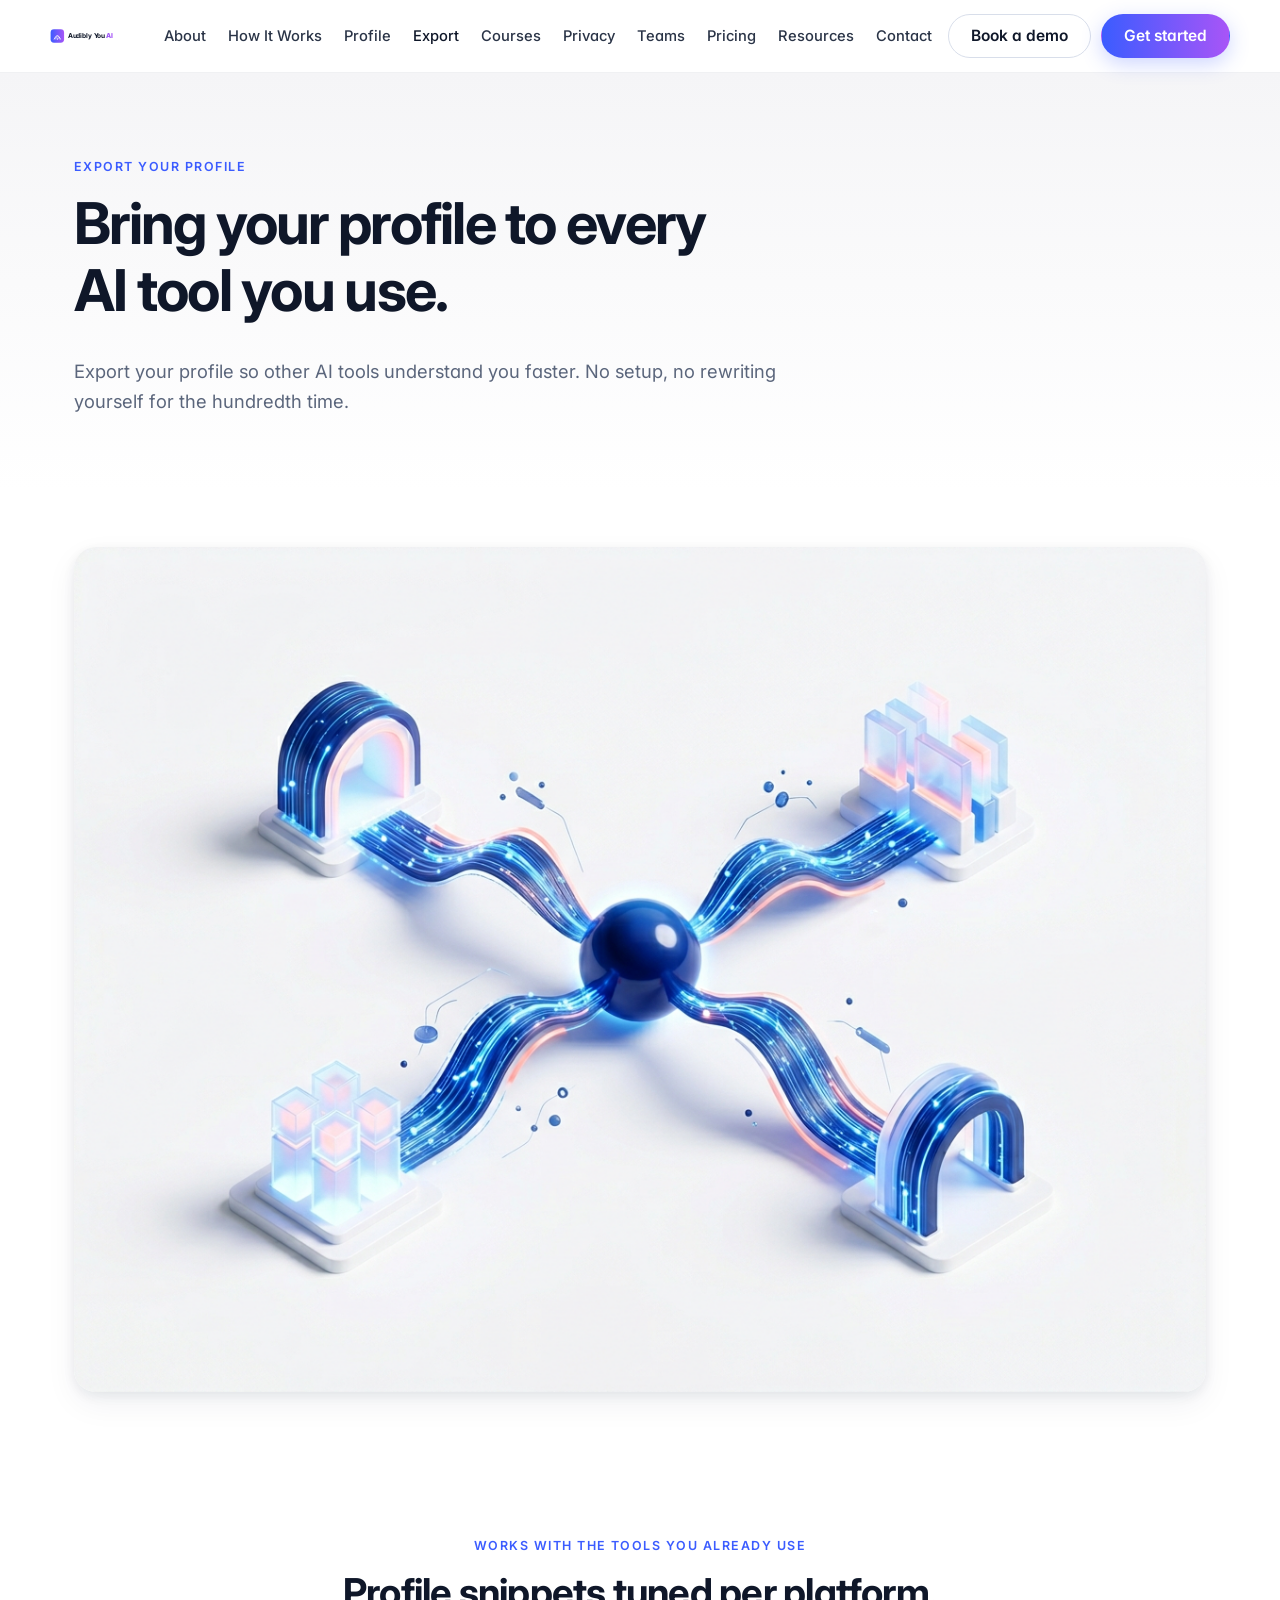
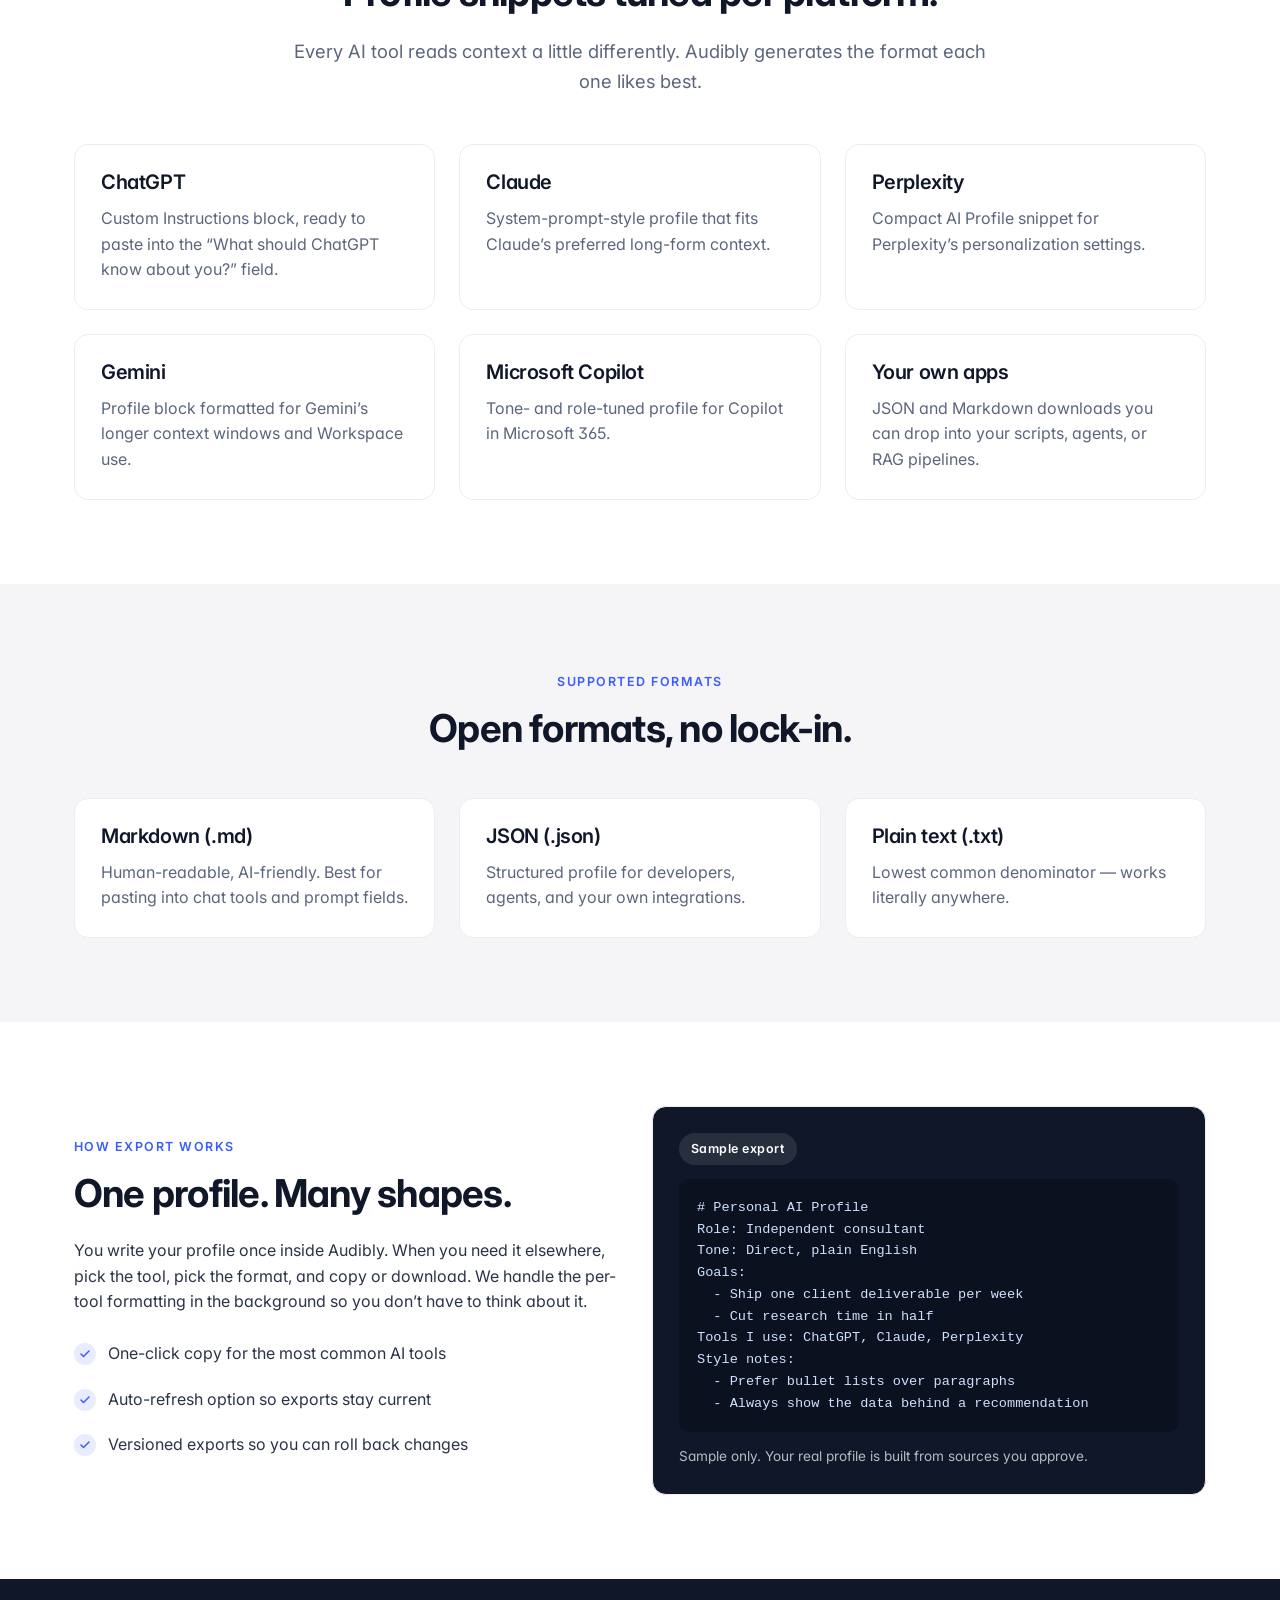
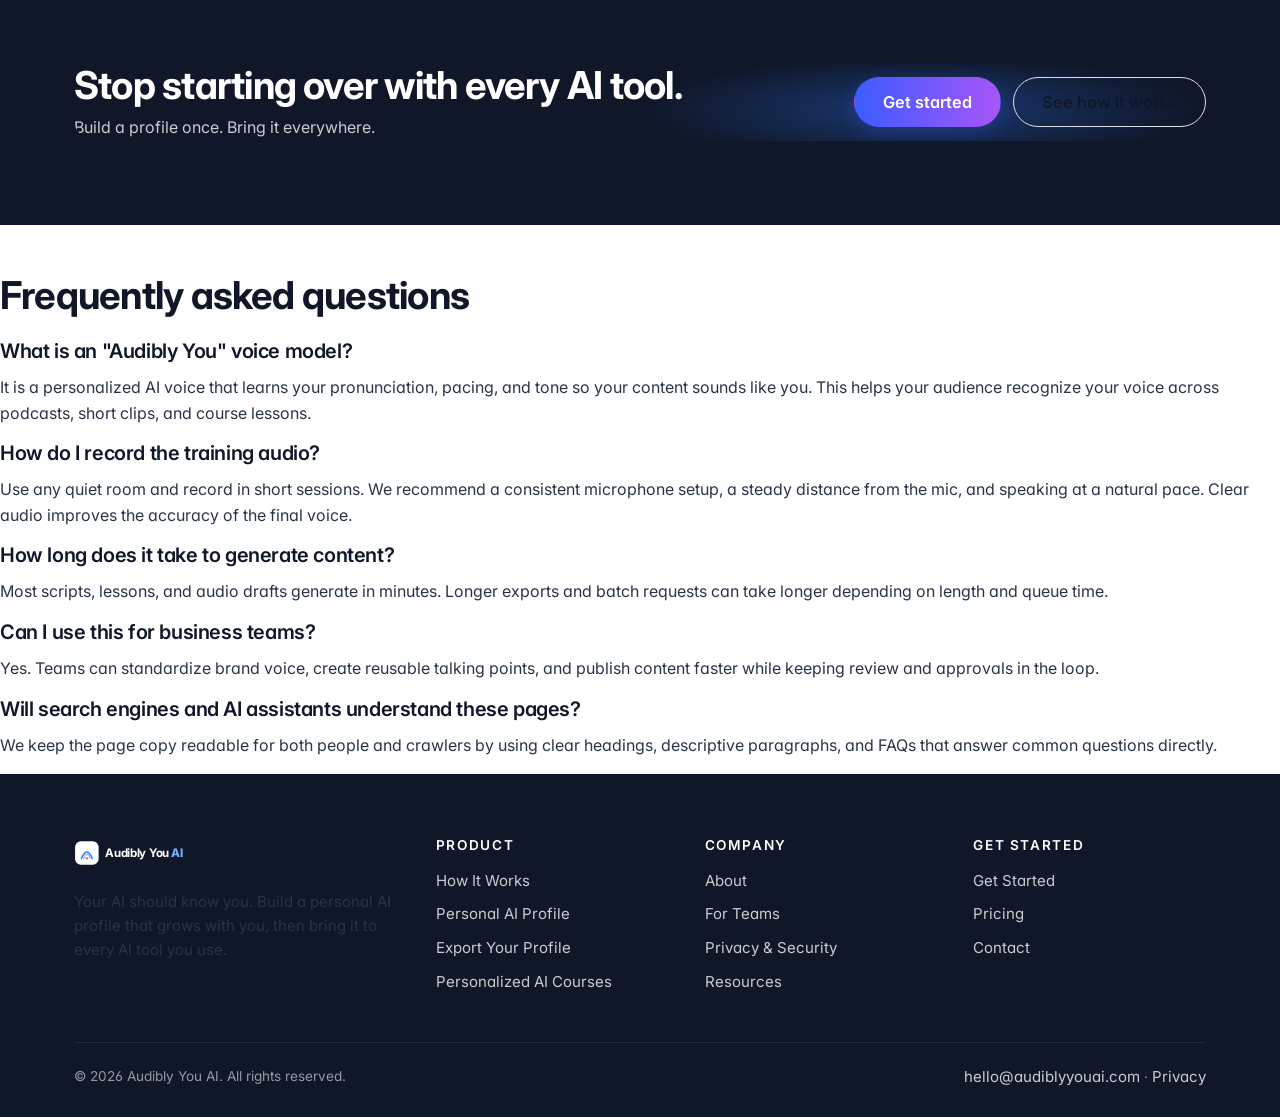
<file: export-your-profile.html>
<!DOCTYPE html>
<html lang="en">
<head>
  <meta charset="UTF-8">
  <meta name="viewport" content="width=device-width, initial-scale=1.0">
  <title>Export Your Profile — Audibly You AI</title>
  <meta name="description" content="Bring your personal AI profile to ChatGPT, Claude, Perplexity, Gemini, and Copilot. Markdown, JSON, and plain-text exports — no lock-in.">
  <meta name="theme-color" content="#3B5CFF">
  <link rel="icon" type="image/svg+xml" href="favicon.svg">
  <meta property="og:type" content="website">
  <meta property="og:title" content="Export Your Profile — Audibly You AI">
  <meta property="og:description" content="Bring your personal AI profile to ChatGPT, Claude, Perplexity, Gemini, and Copilot. Markdown, JSON, and plain-text exports — no lock-in.">
  <meta property="og:url" content="https://audiblyyouai.com/export-your-profile.html">
  <meta property="og:image" content="https://audiblyyouai.com/assets/images/hero-home.png">
  <meta property="og:site_name" content="Audibly You AI">
  <meta name="twitter:card" content="summary_large_image">
  <meta name="twitter:title" content="Export Your Profile — Audibly You AI">
  <meta name="twitter:description" content="Bring your personal AI profile to ChatGPT, Claude, Perplexity, Gemini, and Copilot. Markdown, JSON, and plain-text exports — no lock-in.">
  <meta name="twitter:image" content="https://audiblyyouai.com/assets/images/hero-home.png">
  <link rel="preconnect" href="https://fonts.googleapis.com">
  <link rel="preconnect" href="https://fonts.gstatic.com" crossorigin>
  <link href="https://fonts.googleapis.com/css2?family=Inter:wght@400;500;600;700;800&display=swap" rel="stylesheet">
  <link rel="stylesheet" href="assets/css/styles.css">

  <script type="application/ld+json">
{
  "@context": "https://schema.org",
  "@graph": [
    {
      "@type": "Organization",
      "@id": "https://d2am5u7hklj0mw.cloudfront.net/#organization",
      "name": "Audibly You AI",
      "url": "https://d2am5u7hklj0mw.cloudfront.net/",
      "logo": {
        "@type": "ImageObject",
        "url": "https://d2am5u7hklj0mw.cloudfront.net/favicon.svg",
        "width": 320,
        "height": 56
      },
      "description": "Audibly You AI builds a living personal AI profile that grows with you and exports to ChatGPT, Claude, Perplexity, and other AI tools.",
      "email": "hello@audiblyyouai.com",
      "sameAs": []
    },
    {
      "@type": "WebSite",
      "@id": "https://d2am5u7hklj0mw.cloudfront.net/#website",
      "url": "https://d2am5u7hklj0mw.cloudfront.net/",
      "name": "Audibly You AI",
      "publisher": {
        "@id": "https://d2am5u7hklj0mw.cloudfront.net/#organization"
      },
      "inLanguage": "en-US"
    },
    {
      "@type": "BreadcrumbList",
      "@id": "https://d2am5u7hklj0mw.cloudfront.net/export-your-profile.html#breadcrumb",
      "itemListElement": [
        {
          "@type": "ListItem",
          "position": 1,
          "name": "Home",
          "item": "https://d2am5u7hklj0mw.cloudfront.net/"
        },
        {
          "@type": "ListItem",
          "position": 2,
          "name": "Export Your Profile",
          "item": "https://d2am5u7hklj0mw.cloudfront.net/export-your-profile.html"
        }
      ]
    },
    {
      "@type": "WebPage",
      "@id": "https://d2am5u7hklj0mw.cloudfront.net/export-your-profile.html#webpage",
      "url": "https://d2am5u7hklj0mw.cloudfront.net/export-your-profile.html",
      "name": "Export Your Profile \u2014 Audibly You AI",
      "description": "Export your personal AI profile to ChatGPT, Claude, Perplexity, Gemini, and more in one click.",
      "isPartOf": {
        "@id": "https://d2am5u7hklj0mw.cloudfront.net/#website"
      },
      "inLanguage": "en-US",
      "breadcrumb": {
        "@id": "https://d2am5u7hklj0mw.cloudfront.net/export-your-profile.html#breadcrumb"
      }
    }
  ]
}
  </script>
<link rel="canonical" href="https://d2am5u7hklj0mw.cloudfront.net/export-your-profile.html">
<script type="application/ld+json" id="nrl-jsonld">
{
  "@context": "https://schema.org",
  "@graph": [
    {
      "@type": "Organization",
      "name": "Audibly You AI",
      "url": "https://d2am5u7hklj0mw.cloudfront.net/"
    },
    {
      "@type": "WebSite",
      "name": "Audibly You AI",
      "url": "https://d2am5u7hklj0mw.cloudfront.net/",
      "inLanguage": "en-US"
    }
  ]
}
</script>
</head>
<body>
  <header class="nav" role="banner">
    <div class="container nav-row">
      <a href="index.html" class="brand" aria-label="Audibly You AI home">
        <svg viewBox="0 0 320 56" xmlns="http://www.w3.org/2000/svg" role="img" aria-label="Audibly You AI"><defs><linearGradient id="ay-grad" x1="0" y1="0" x2="1" y2="0"><stop offset="0%" stop-color="#3B5CFF"/><stop offset="100%" stop-color="#A855F7"/></linearGradient></defs><rect x="2" y="6" width="44" height="44" rx="11" fill="url(#ay-grad)"/><path d="M14 38 Q24 14 34 38" fill="none" stroke="#ffffff" stroke-width="3" stroke-linecap="round"/><path d="M18 38 Q24 22 30 38" fill="none" stroke="#ffffff" stroke-width="2.4" stroke-linecap="round" opacity="0.7"/><circle cx="24" cy="38" r="2.4" fill="#ffffff"/><text x="58" y="36" font-family="Inter, system-ui, sans-serif" font-weight="700" font-size="22" fill="#0F1729" letter-spacing="-0.5">Audibly You<tspan fill="url(#ay-grad)" font-weight="800"> AI</tspan></text></svg>
      </a>
      <nav aria-label="Primary">
        <ul class="nav-links">
      <li><a href="about.html">About</a></li>
      <li><a href="how-it-works.html">How It Works</a></li>
      <li><a href="personal-ai-profile.html">Profile</a></li>
      <li><a href="export-your-profile.html" class="active">Export</a></li>
      <li><a href="personalized-ai-courses.html">Courses</a></li>
      <li><a href="privacy.html">Privacy</a></li>
      <li><a href="for-teams.html">Teams</a></li>
      <li><a href="pricing.html">Pricing</a></li>
      <li><a href="resources.html">Resources</a></li>
      <li><a href="contact.html">Contact</a></li>
        </ul>
      </nav>
      <div class="nav-cta">
        <a href="contact.html" class="btn btn-ghost">Book a demo</a>
        <a href="get-started.html" class="btn btn-primary">Get started</a>
        <button class="nav-toggle" type="button" aria-label="Toggle menu" aria-expanded="false">
          <svg viewBox="0 0 24 24" fill="none" stroke="currentColor" stroke-width="2" stroke-linecap="round"><line x1="4" y1="7" x2="20" y2="7"/><line x1="4" y1="12" x2="20" y2="12"/><line x1="4" y1="17" x2="20" y2="17"/></svg>
        </button>
      </div>
    </div>
  </header>

  <main id="main">
  <section class="subhero">
    <div class="container">
      <span class="eyebrow">Export your profile</span>
      <h1>Bring your profile to every AI tool you use.</h1>
      <p class="lead">Export your profile so other AI tools understand you faster. No setup, no rewriting yourself for the hundredth time.</p>
    </div>
  </section>

  <section class="section-tight">
    <div class="container">
      <img src="assets/images/export-flow.png" alt="Abstract illustration of glowing data streams branching from a central navy orb to multiple receiving portals." style="border-radius:var(--radius-lg);box-shadow:var(--shadow-md);width:100%;" loading="lazy">
    </div>
  </section>

  <section class="section">
    <div class="container">
      <div class="section-head">
        <span class="eyebrow">Works with the tools you already use</span>
        <h2>Profile snippets tuned per platform.</h2>
        <p class="lead">Every AI tool reads context a little differently. Audibly generates the format each one likes best.</p>
      </div>
      <div class="grid grid-3">
        <div class="card">
          <h3>ChatGPT</h3>
          <p>Custom Instructions block, ready to paste into the &ldquo;What should ChatGPT know about you?&rdquo; field.</p>
        </div>
        <div class="card">
          <h3>Claude</h3>
          <p>System-prompt-style profile that fits Claude&rsquo;s preferred long-form context.</p>
        </div>
        <div class="card">
          <h3>Perplexity</h3>
          <p>Compact AI Profile snippet for Perplexity&rsquo;s personalization settings.</p>
        </div>
        <div class="card">
          <h3>Gemini</h3>
          <p>Profile block formatted for Gemini&rsquo;s longer context windows and Workspace use.</p>
        </div>
        <div class="card">
          <h3>Microsoft Copilot</h3>
          <p>Tone- and role-tuned profile for Copilot in Microsoft 365.</p>
        </div>
        <div class="card">
          <h3>Your own apps</h3>
          <p>JSON and Markdown downloads you can drop into your scripts, agents, or RAG pipelines.</p>
        </div>
      </div>
    </div>
  </section>

  <section class="section surface-soft">
    <div class="container">
      <div class="section-head">
        <span class="eyebrow">Supported formats</span>
        <h2>Open formats, no lock-in.</h2>
      </div>
      <div class="grid grid-3">
        <div class="card"><h3>Markdown (.md)</h3><p>Human-readable, AI-friendly. Best for pasting into chat tools and prompt fields.</p></div>
        <div class="card"><h3>JSON (.json)</h3><p>Structured profile for developers, agents, and your own integrations.</p></div>
        <div class="card"><h3>Plain text (.txt)</h3><p>Lowest common denominator &mdash; works literally anywhere.</p></div>
      </div>
    </div>
  </section>

  <section class="section">
    <div class="container">
      <div class="grid grid-2" style="align-items:center;">
        <div>
          <span class="eyebrow">How export works</span>
          <h2>One profile. Many shapes.</h2>
          <p>You write your profile once inside Audibly. When you need it elsewhere, pick the tool, pick the format, and copy or download. We handle the per-tool formatting in the background so you don&rsquo;t have to think about it.</p>
          <ul class="check-list mt-2">
            <li>One-click copy for the most common AI tools</li>
            <li>Auto-refresh option so exports stay current</li>
            <li>Versioned exports so you can roll back changes</li>
          </ul>
        </div>
        <div class="card" style="background:var(--navy);color:#fff;">
          <span class="pill dark">Sample export</span>
          <pre style="margin-top:14px;background:rgba(0,0,0,0.25);padding:18px;border-radius:10px;color:#cfe0ff;font-family:ui-monospace,SFMono-Regular,Menlo,Consolas,monospace;font-size:0.85rem;line-height:1.6;overflow:auto;"># Personal AI Profile
Role: Independent consultant
Tone: Direct, plain English
Goals:
  - Ship one client deliverable per week
  - Cut research time in half
Tools I use: ChatGPT, Claude, Perplexity
Style notes:
  - Prefer bullet lists over paragraphs
  - Always show the data behind a recommendation</pre>
          <p style="color:rgba(255,255,255,0.7);font-size:0.85rem;margin:14px 0 0;">Sample only. Your real profile is built from sources you approve.</p>
        </div>
      </div>
    </div>
  </section>

  <section class="section surface-navy">
    <div class="container">
      <div class="cta-banner" style="background:transparent;padding:0;">
        <div>
          <h2>Stop starting over with every AI tool.</h2>
          <p>Build a profile once. Bring it everywhere.</p>
        </div>
        <div class="cta-actions">
          <a href="get-started.html" class="btn btn-primary btn-lg">Get started</a>
          <a href="how-it-works.html" class="btn btn-ghost-light btn-lg">See how it works</a>
        </div>
      </div>
    </div>
  </section>

  
<section class="nrl-seo-depth" style="margin-top:48px">
  <h2>Frequently asked questions</h2>
  <div class="faq">
    <h3>What is an "Audibly You" voice model?</h3>
    <p>It is a personalized AI voice that learns your pronunciation, pacing, and tone so your content sounds like you. This helps your audience recognize your voice across podcasts, short clips, and course lessons.</p>

    <h3>How do I record the training audio?</h3>
    <p>Use any quiet room and record in short sessions. We recommend a consistent microphone setup, a steady distance from the mic, and speaking at a natural pace. Clear audio improves the accuracy of the final voice.</p>

    <h3>How long does it take to generate content?</h3>
    <p>Most scripts, lessons, and audio drafts generate in minutes. Longer exports and batch requests can take longer depending on length and queue time.</p>

    <h3>Can I use this for business teams?</h3>
    <p>Yes. Teams can standardize brand voice, create reusable talking points, and publish content faster while keeping review and approvals in the loop.</p>

    <h3>Will search engines and AI assistants understand these pages?</h3>
    <p>We keep the page copy readable for both people and crawlers by using clear headings, descriptive paragraphs, and FAQs that answer common questions directly.</p>
  </div>
</section>
</main>
  <footer class="footer">
    <div class="container">
      <div class="footer-grid">
        <div>
          <a href="index.html" class="brand" aria-label="Audibly You AI home">
            <svg viewBox="0 0 320 56" xmlns="http://www.w3.org/2000/svg" role="img" aria-label="Audibly You AI"><rect x="2" y="6" width="44" height="44" rx="11" fill="#ffffff"/><path d="M14 38 Q24 14 34 38" fill="none" stroke="#2E7BFF" stroke-width="3" stroke-linecap="round"/><path d="M18 38 Q24 22 30 38" fill="none" stroke="#7DABFF" stroke-width="2.4" stroke-linecap="round" opacity="0.85"/><circle cx="24" cy="38" r="2.4" fill="#FF6B5B"/><text x="58" y="36" font-family="Inter, system-ui, sans-serif" font-weight="700" font-size="22" fill="#ffffff" letter-spacing="-0.5">Audibly You<tspan fill="#7DABFF" font-weight="800"> AI</tspan></text></svg>
          </a>
          <p class="footer-tagline">Your AI should know you. Build a personal AI profile that grows with you, then bring it to every AI tool you use.</p>
        </div>
      <div>
        <h4>Product</h4>
        <ul>
          <li><a href="how-it-works.html">How It Works</a></li>
          <li><a href="personal-ai-profile.html">Personal AI Profile</a></li>
          <li><a href="export-your-profile.html">Export Your Profile</a></li>
          <li><a href="personalized-ai-courses.html">Personalized AI Courses</a></li>
        </ul>
      </div>
      <div>
        <h4>Company</h4>
        <ul>
          <li><a href="about.html">About</a></li>
          <li><a href="for-teams.html">For Teams</a></li>
          <li><a href="privacy.html">Privacy & Security</a></li>
          <li><a href="resources.html">Resources</a></li>
        </ul>
      </div>
      <div>
        <h4>Get started</h4>
        <ul>
          <li><a href="get-started.html">Get Started</a></li>
          <li><a href="pricing.html">Pricing</a></li>
          <li><a href="contact.html">Contact</a></li>
        </ul>
      </div>
      </div>
      <div class="footer-bottom">
        <span>&copy; <span id="year">2025</span> Audibly You AI. All rights reserved.</span>
        <span><a href="mailto:hello@audiblyyouai.com">hello@audiblyyouai.com</a> &middot; <a href="privacy.html">Privacy</a></span>
      </div>
    </div>
  </footer>

  <script src="assets/js/site.js" defer></script>
</body>
</html>
</file>
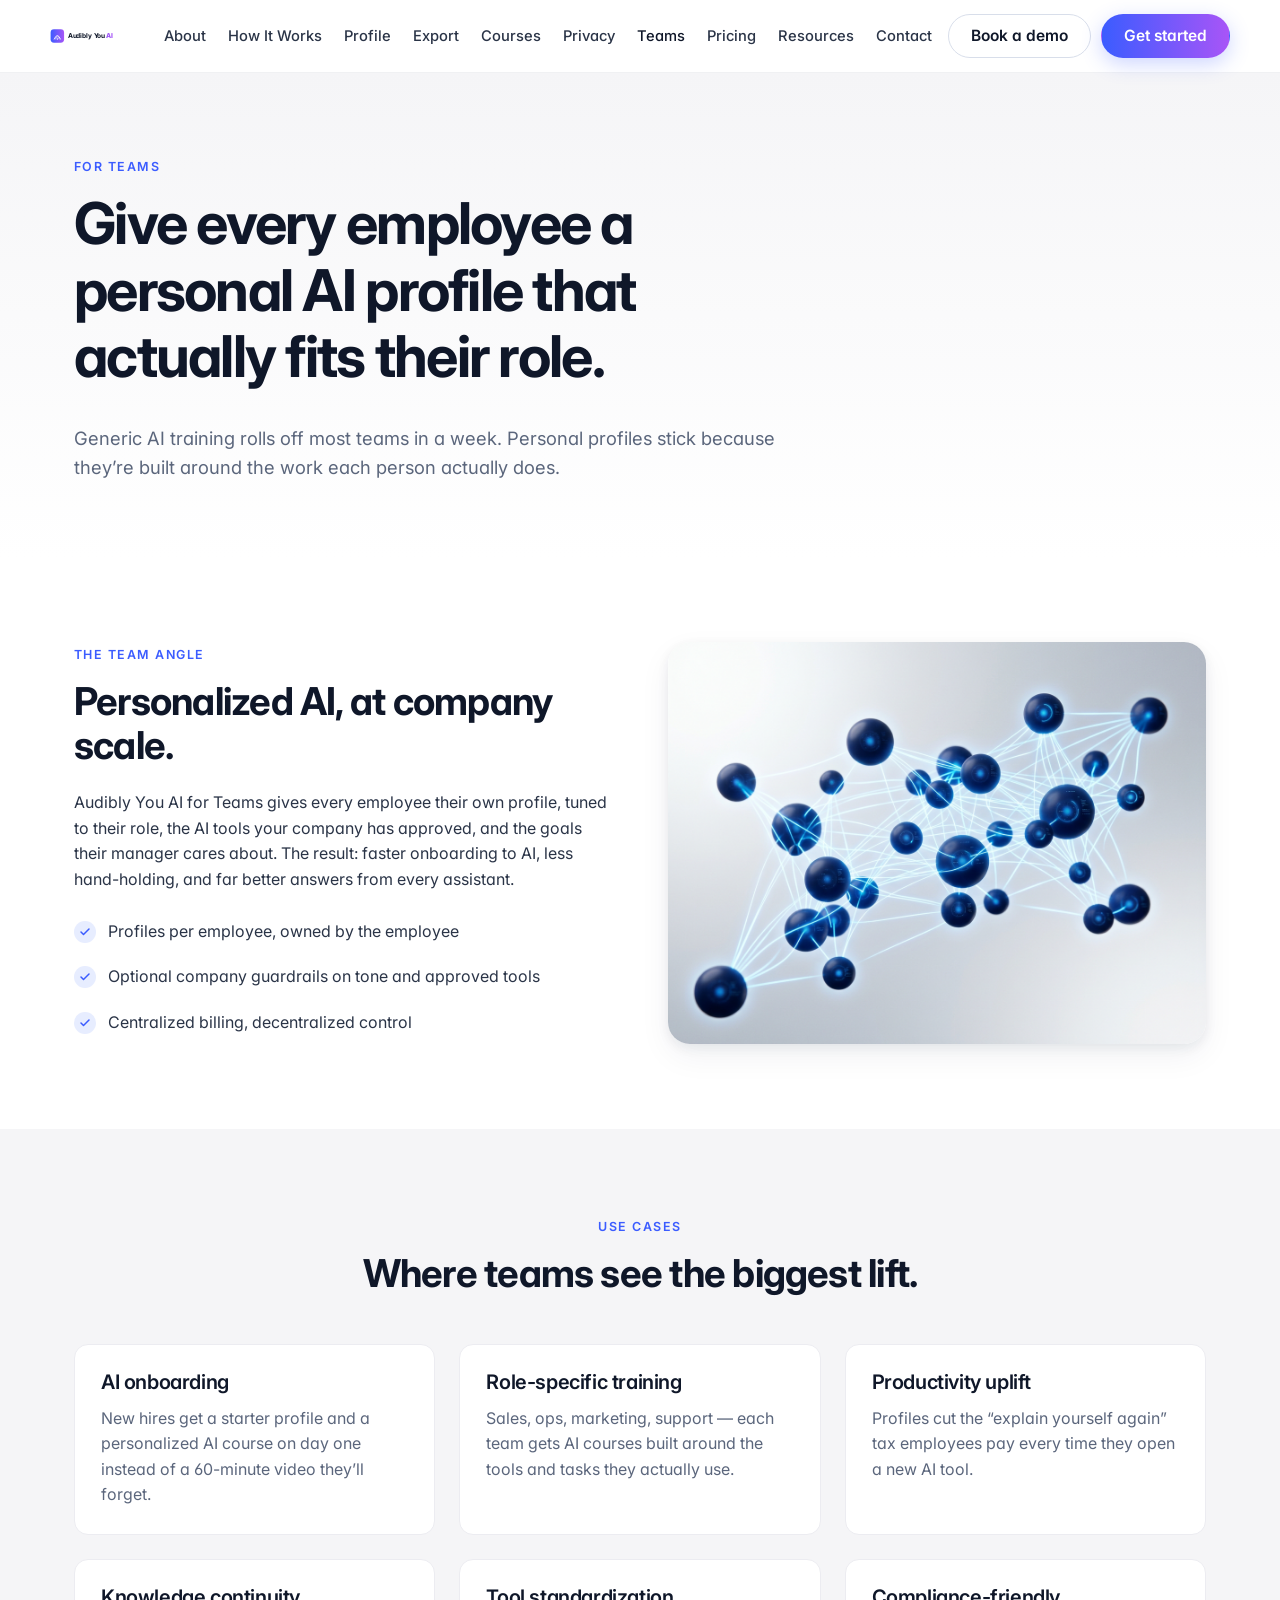
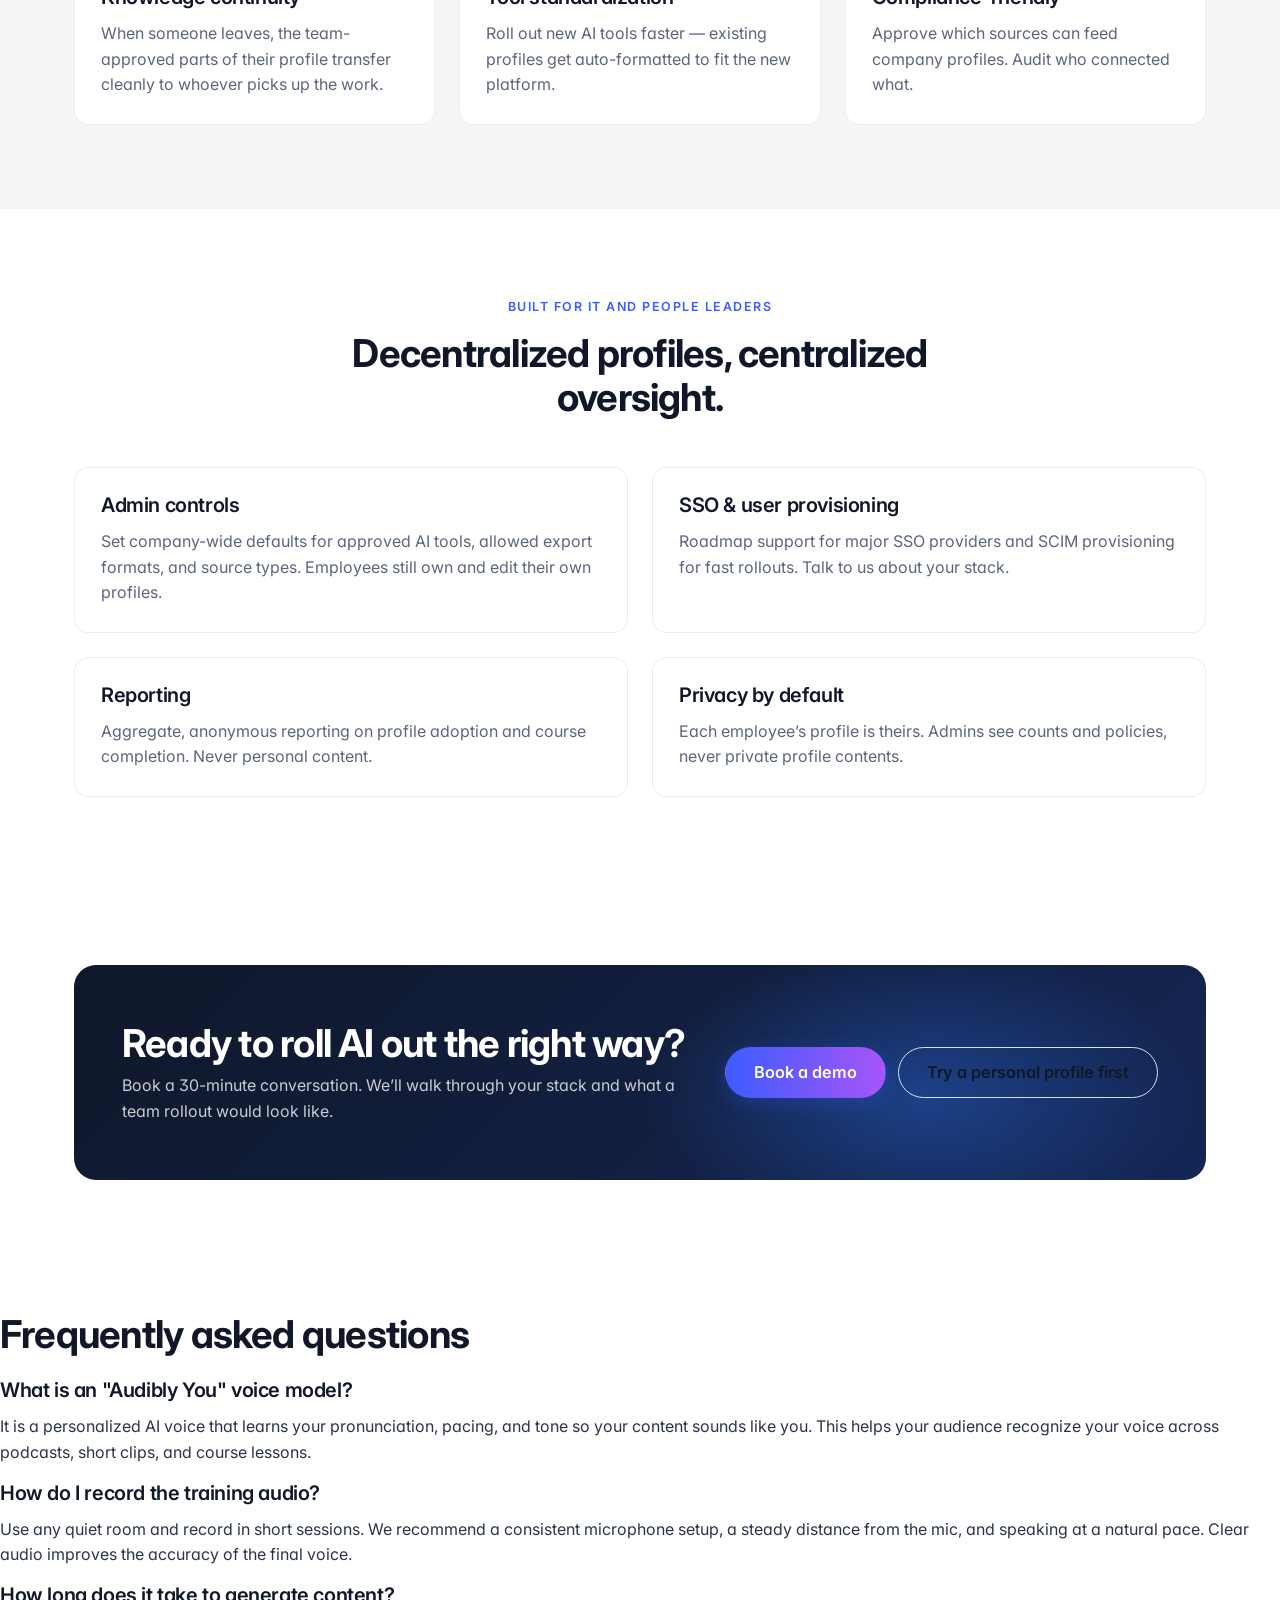
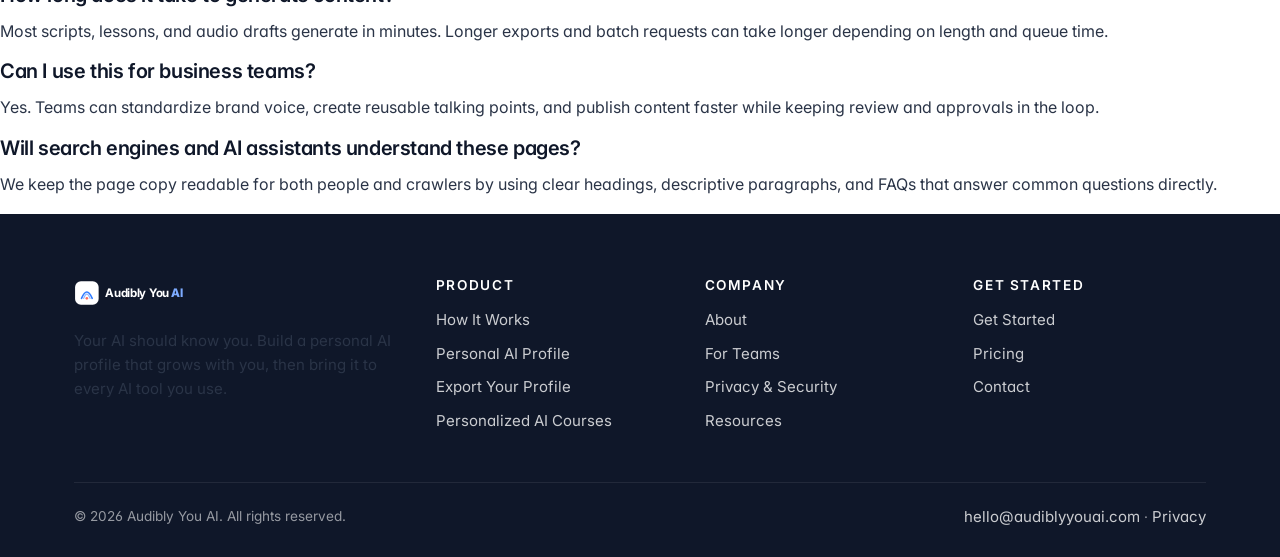
<file: for-teams.html>
<!DOCTYPE html>
<html lang="en">
<head>
  <meta charset="UTF-8">
  <meta name="viewport" content="width=device-width, initial-scale=1.0">
  <title>For Teams — Audibly You AI</title>
  <meta name="description" content="Give every employee a personal AI profile tuned to their role and your approved AI tools. Faster onboarding, better answers, less repetition.">
  <meta name="theme-color" content="#3B5CFF">
  <link rel="icon" type="image/svg+xml" href="favicon.svg">
  <meta property="og:type" content="website">
  <meta property="og:title" content="For Teams — Audibly You AI">
  <meta property="og:description" content="Give every employee a personal AI profile tuned to their role and your approved AI tools. Faster onboarding, better answers, less repetition.">
  <meta property="og:url" content="https://audiblyyouai.com/for-teams.html">
  <meta property="og:image" content="https://audiblyyouai.com/assets/images/hero-home.png">
  <meta property="og:site_name" content="Audibly You AI">
  <meta name="twitter:card" content="summary_large_image">
  <meta name="twitter:title" content="For Teams — Audibly You AI">
  <meta name="twitter:description" content="Give every employee a personal AI profile tuned to their role and your approved AI tools. Faster onboarding, better answers, less repetition.">
  <meta name="twitter:image" content="https://audiblyyouai.com/assets/images/hero-home.png">
  <link rel="preconnect" href="https://fonts.googleapis.com">
  <link rel="preconnect" href="https://fonts.gstatic.com" crossorigin>
  <link href="https://fonts.googleapis.com/css2?family=Inter:wght@400;500;600;700;800&display=swap" rel="stylesheet">
  <link rel="stylesheet" href="assets/css/styles.css">

  <script type="application/ld+json">
{
  "@context": "https://schema.org",
  "@graph": [
    {
      "@type": "Organization",
      "@id": "https://d2am5u7hklj0mw.cloudfront.net/#organization",
      "name": "Audibly You AI",
      "url": "https://d2am5u7hklj0mw.cloudfront.net/",
      "logo": {
        "@type": "ImageObject",
        "url": "https://d2am5u7hklj0mw.cloudfront.net/favicon.svg",
        "width": 320,
        "height": 56
      },
      "description": "Audibly You AI builds a living personal AI profile that grows with you and exports to ChatGPT, Claude, Perplexity, and other AI tools.",
      "email": "hello@audiblyyouai.com",
      "sameAs": []
    },
    {
      "@type": "WebSite",
      "@id": "https://d2am5u7hklj0mw.cloudfront.net/#website",
      "url": "https://d2am5u7hklj0mw.cloudfront.net/",
      "name": "Audibly You AI",
      "publisher": {
        "@id": "https://d2am5u7hklj0mw.cloudfront.net/#organization"
      },
      "inLanguage": "en-US"
    },
    {
      "@type": "BreadcrumbList",
      "@id": "https://d2am5u7hklj0mw.cloudfront.net/for-teams.html#breadcrumb",
      "itemListElement": [
        {
          "@type": "ListItem",
          "position": 1,
          "name": "Home",
          "item": "https://d2am5u7hklj0mw.cloudfront.net/"
        },
        {
          "@type": "ListItem",
          "position": 2,
          "name": "For Teams",
          "item": "https://d2am5u7hklj0mw.cloudfront.net/for-teams.html"
        }
      ]
    },
    {
      "@type": "WebPage",
      "@id": "https://d2am5u7hklj0mw.cloudfront.net/for-teams.html#webpage",
      "url": "https://d2am5u7hklj0mw.cloudfront.net/for-teams.html",
      "name": "For Teams \u2014 Audibly You AI",
      "description": "Audibly You AI for teams: per-seat profiles, admin controls, and reporting.",
      "isPartOf": {
        "@id": "https://d2am5u7hklj0mw.cloudfront.net/#website"
      },
      "inLanguage": "en-US",
      "breadcrumb": {
        "@id": "https://d2am5u7hklj0mw.cloudfront.net/for-teams.html#breadcrumb"
      }
    }
  ]
}
  </script>
<link rel="canonical" href="https://d2am5u7hklj0mw.cloudfront.net/for-teams.html">
<script type="application/ld+json" id="nrl-jsonld">
{
  "@context": "https://schema.org",
  "@graph": [
    {
      "@type": "Organization",
      "name": "Audibly You AI",
      "url": "https://d2am5u7hklj0mw.cloudfront.net/"
    },
    {
      "@type": "WebSite",
      "name": "Audibly You AI",
      "url": "https://d2am5u7hklj0mw.cloudfront.net/",
      "inLanguage": "en-US"
    }
  ]
}
</script>
</head>
<body>
  <header class="nav" role="banner">
    <div class="container nav-row">
      <a href="index.html" class="brand" aria-label="Audibly You AI home">
        <svg viewBox="0 0 320 56" xmlns="http://www.w3.org/2000/svg" role="img" aria-label="Audibly You AI"><defs><linearGradient id="ay-grad" x1="0" y1="0" x2="1" y2="0"><stop offset="0%" stop-color="#3B5CFF"/><stop offset="100%" stop-color="#A855F7"/></linearGradient></defs><rect x="2" y="6" width="44" height="44" rx="11" fill="url(#ay-grad)"/><path d="M14 38 Q24 14 34 38" fill="none" stroke="#ffffff" stroke-width="3" stroke-linecap="round"/><path d="M18 38 Q24 22 30 38" fill="none" stroke="#ffffff" stroke-width="2.4" stroke-linecap="round" opacity="0.7"/><circle cx="24" cy="38" r="2.4" fill="#ffffff"/><text x="58" y="36" font-family="Inter, system-ui, sans-serif" font-weight="700" font-size="22" fill="#0F1729" letter-spacing="-0.5">Audibly You<tspan fill="url(#ay-grad)" font-weight="800"> AI</tspan></text></svg>
      </a>
      <nav aria-label="Primary">
        <ul class="nav-links">
      <li><a href="about.html">About</a></li>
      <li><a href="how-it-works.html">How It Works</a></li>
      <li><a href="personal-ai-profile.html">Profile</a></li>
      <li><a href="export-your-profile.html">Export</a></li>
      <li><a href="personalized-ai-courses.html">Courses</a></li>
      <li><a href="privacy.html">Privacy</a></li>
      <li><a href="for-teams.html" class="active">Teams</a></li>
      <li><a href="pricing.html">Pricing</a></li>
      <li><a href="resources.html">Resources</a></li>
      <li><a href="contact.html">Contact</a></li>
        </ul>
      </nav>
      <div class="nav-cta">
        <a href="contact.html" class="btn btn-ghost">Book a demo</a>
        <a href="get-started.html" class="btn btn-primary">Get started</a>
        <button class="nav-toggle" type="button" aria-label="Toggle menu" aria-expanded="false">
          <svg viewBox="0 0 24 24" fill="none" stroke="currentColor" stroke-width="2" stroke-linecap="round"><line x1="4" y1="7" x2="20" y2="7"/><line x1="4" y1="12" x2="20" y2="12"/><line x1="4" y1="17" x2="20" y2="17"/></svg>
        </button>
      </div>
    </div>
  </header>

  <main id="main">
  <section class="subhero">
    <div class="container">
      <span class="eyebrow">For teams</span>
      <h1>Give every employee a personal AI profile that actually fits their role.</h1>
      <p class="lead">Generic AI training rolls off most teams in a week. Personal profiles stick because they&rsquo;re built around the work each person actually does.</p>
    </div>
  </section>

  <section class="section">
    <div class="container">
      <div class="feature-row">
        <div>
          <span class="eyebrow">The team angle</span>
          <h2>Personalized AI, at company scale.</h2>
          <p>Audibly You AI for Teams gives every employee their own profile, tuned to their role, the AI tools your company has approved, and the goals their manager cares about. The result: faster onboarding to AI, less hand-holding, and far better answers from every assistant.</p>
          <ul class="check-list mt-2">
            <li>Profiles per employee, owned by the employee</li>
            <li>Optional company guardrails on tone and approved tools</li>
            <li>Centralized billing, decentralized control</li>
          </ul>
        </div>
        <img src="assets/images/teams.png" alt="A constellation of interconnected navy spheres of varying sizes, representing a team of personal AI profiles." loading="lazy">
      </div>
    </div>
  </section>

  <section class="section surface-soft">
    <div class="container">
      <div class="section-head">
        <span class="eyebrow">Use cases</span>
        <h2>Where teams see the biggest lift.</h2>
      </div>
      <div class="grid grid-3">
        <div class="card"><h3>AI onboarding</h3><p>New hires get a starter profile and a personalized AI course on day one instead of a 60-minute video they&rsquo;ll forget.</p></div>
        <div class="card"><h3>Role-specific training</h3><p>Sales, ops, marketing, support &mdash; each team gets AI courses built around the tools and tasks they actually use.</p></div>
        <div class="card"><h3>Productivity uplift</h3><p>Profiles cut the &ldquo;explain yourself again&rdquo; tax employees pay every time they open a new AI tool.</p></div>
        <div class="card"><h3>Knowledge continuity</h3><p>When someone leaves, the team-approved parts of their profile transfer cleanly to whoever picks up the work.</p></div>
        <div class="card"><h3>Tool standardization</h3><p>Roll out new AI tools faster &mdash; existing profiles get auto-formatted to fit the new platform.</p></div>
        <div class="card card-coral"><h3>Compliance-friendly</h3><p>Approve which sources can feed company profiles. Audit who connected what.</p></div>
      </div>
    </div>
  </section>

  <section class="section">
    <div class="container">
      <div class="section-head">
        <span class="eyebrow">Built for IT and people leaders</span>
        <h2>Decentralized profiles, centralized oversight.</h2>
      </div>
      <div class="grid grid-2">
        <div class="card">
          <h3>Admin controls</h3>
          <p>Set company-wide defaults for approved AI tools, allowed export formats, and source types. Employees still own and edit their own profiles.</p>
        </div>
        <div class="card">
          <h3>SSO &amp; user provisioning</h3>
          <p>Roadmap support for major SSO providers and SCIM provisioning for fast rollouts. Talk to us about your stack.</p>
        </div>
        <div class="card">
          <h3>Reporting</h3>
          <p>Aggregate, anonymous reporting on profile adoption and course completion. Never personal content.</p>
        </div>
        <div class="card">
          <h3>Privacy by default</h3>
          <p>Each employee&rsquo;s profile is theirs. Admins see counts and policies, never private profile contents.</p>
        </div>
      </div>
    </div>
  </section>

  <section class="section">
    <div class="container">
      <div class="cta-banner">
        <div>
          <h2>Ready to roll AI out the right way?</h2>
          <p>Book a 30-minute conversation. We&rsquo;ll walk through your stack and what a team rollout would look like.</p>
        </div>
        <div class="cta-actions">
          <a href="contact.html" class="btn btn-primary btn-lg">Book a demo</a>
          <a href="get-started.html" class="btn btn-ghost-light btn-lg">Try a personal profile first</a>
        </div>
      </div>
    </div>
  </section>

  
<section class="nrl-seo-depth" style="margin-top:48px">
  <h2>Frequently asked questions</h2>
  <div class="faq">
    <h3>What is an "Audibly You" voice model?</h3>
    <p>It is a personalized AI voice that learns your pronunciation, pacing, and tone so your content sounds like you. This helps your audience recognize your voice across podcasts, short clips, and course lessons.</p>

    <h3>How do I record the training audio?</h3>
    <p>Use any quiet room and record in short sessions. We recommend a consistent microphone setup, a steady distance from the mic, and speaking at a natural pace. Clear audio improves the accuracy of the final voice.</p>

    <h3>How long does it take to generate content?</h3>
    <p>Most scripts, lessons, and audio drafts generate in minutes. Longer exports and batch requests can take longer depending on length and queue time.</p>

    <h3>Can I use this for business teams?</h3>
    <p>Yes. Teams can standardize brand voice, create reusable talking points, and publish content faster while keeping review and approvals in the loop.</p>

    <h3>Will search engines and AI assistants understand these pages?</h3>
    <p>We keep the page copy readable for both people and crawlers by using clear headings, descriptive paragraphs, and FAQs that answer common questions directly.</p>
  </div>
</section>
</main>
  <footer class="footer">
    <div class="container">
      <div class="footer-grid">
        <div>
          <a href="index.html" class="brand" aria-label="Audibly You AI home">
            <svg viewBox="0 0 320 56" xmlns="http://www.w3.org/2000/svg" role="img" aria-label="Audibly You AI"><rect x="2" y="6" width="44" height="44" rx="11" fill="#ffffff"/><path d="M14 38 Q24 14 34 38" fill="none" stroke="#2E7BFF" stroke-width="3" stroke-linecap="round"/><path d="M18 38 Q24 22 30 38" fill="none" stroke="#7DABFF" stroke-width="2.4" stroke-linecap="round" opacity="0.85"/><circle cx="24" cy="38" r="2.4" fill="#FF6B5B"/><text x="58" y="36" font-family="Inter, system-ui, sans-serif" font-weight="700" font-size="22" fill="#ffffff" letter-spacing="-0.5">Audibly You<tspan fill="#7DABFF" font-weight="800"> AI</tspan></text></svg>
          </a>
          <p class="footer-tagline">Your AI should know you. Build a personal AI profile that grows with you, then bring it to every AI tool you use.</p>
        </div>
      <div>
        <h4>Product</h4>
        <ul>
          <li><a href="how-it-works.html">How It Works</a></li>
          <li><a href="personal-ai-profile.html">Personal AI Profile</a></li>
          <li><a href="export-your-profile.html">Export Your Profile</a></li>
          <li><a href="personalized-ai-courses.html">Personalized AI Courses</a></li>
        </ul>
      </div>
      <div>
        <h4>Company</h4>
        <ul>
          <li><a href="about.html">About</a></li>
          <li><a href="for-teams.html">For Teams</a></li>
          <li><a href="privacy.html">Privacy & Security</a></li>
          <li><a href="resources.html">Resources</a></li>
        </ul>
      </div>
      <div>
        <h4>Get started</h4>
        <ul>
          <li><a href="get-started.html">Get Started</a></li>
          <li><a href="pricing.html">Pricing</a></li>
          <li><a href="contact.html">Contact</a></li>
        </ul>
      </div>
      </div>
      <div class="footer-bottom">
        <span>&copy; <span id="year">2025</span> Audibly You AI. All rights reserved.</span>
        <span><a href="mailto:hello@audiblyyouai.com">hello@audiblyyouai.com</a> &middot; <a href="privacy.html">Privacy</a></span>
      </div>
    </div>
  </footer>

  <script src="assets/js/site.js" defer></script>
</body>
</html>
</file>
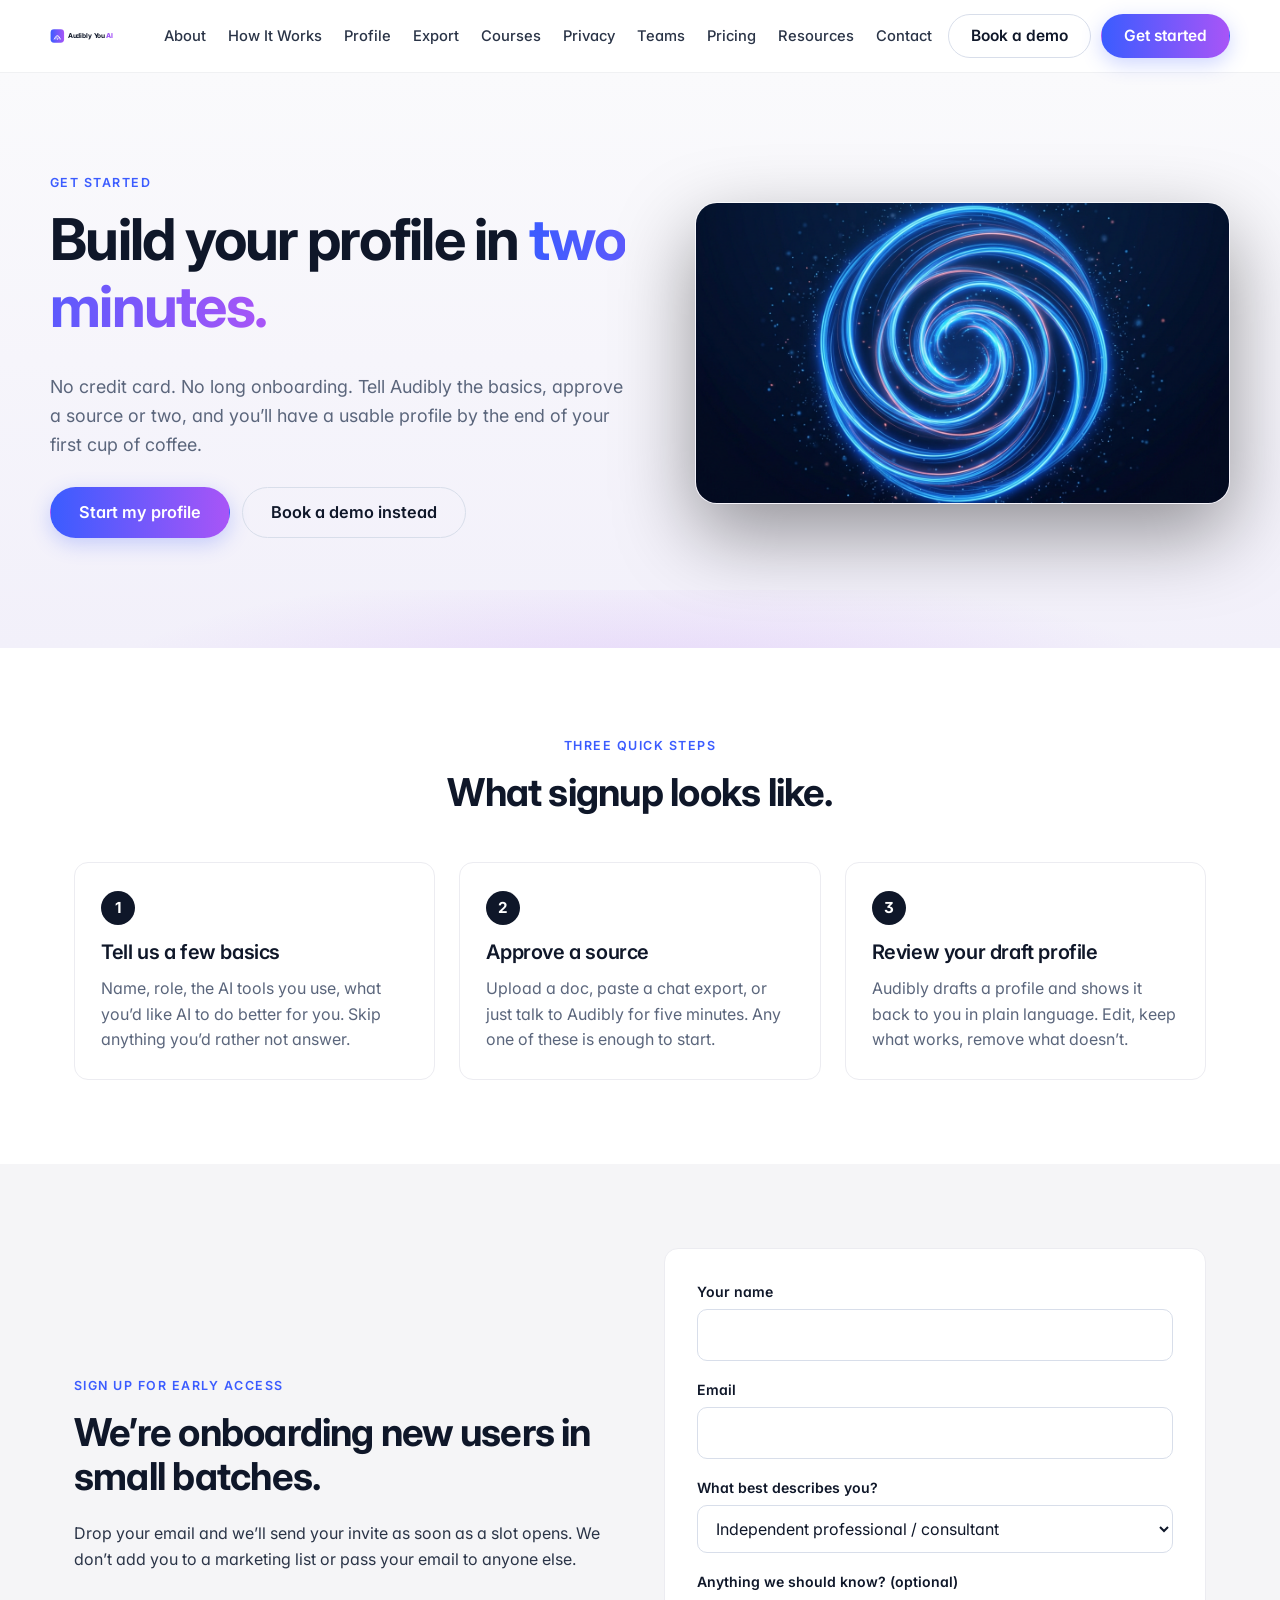
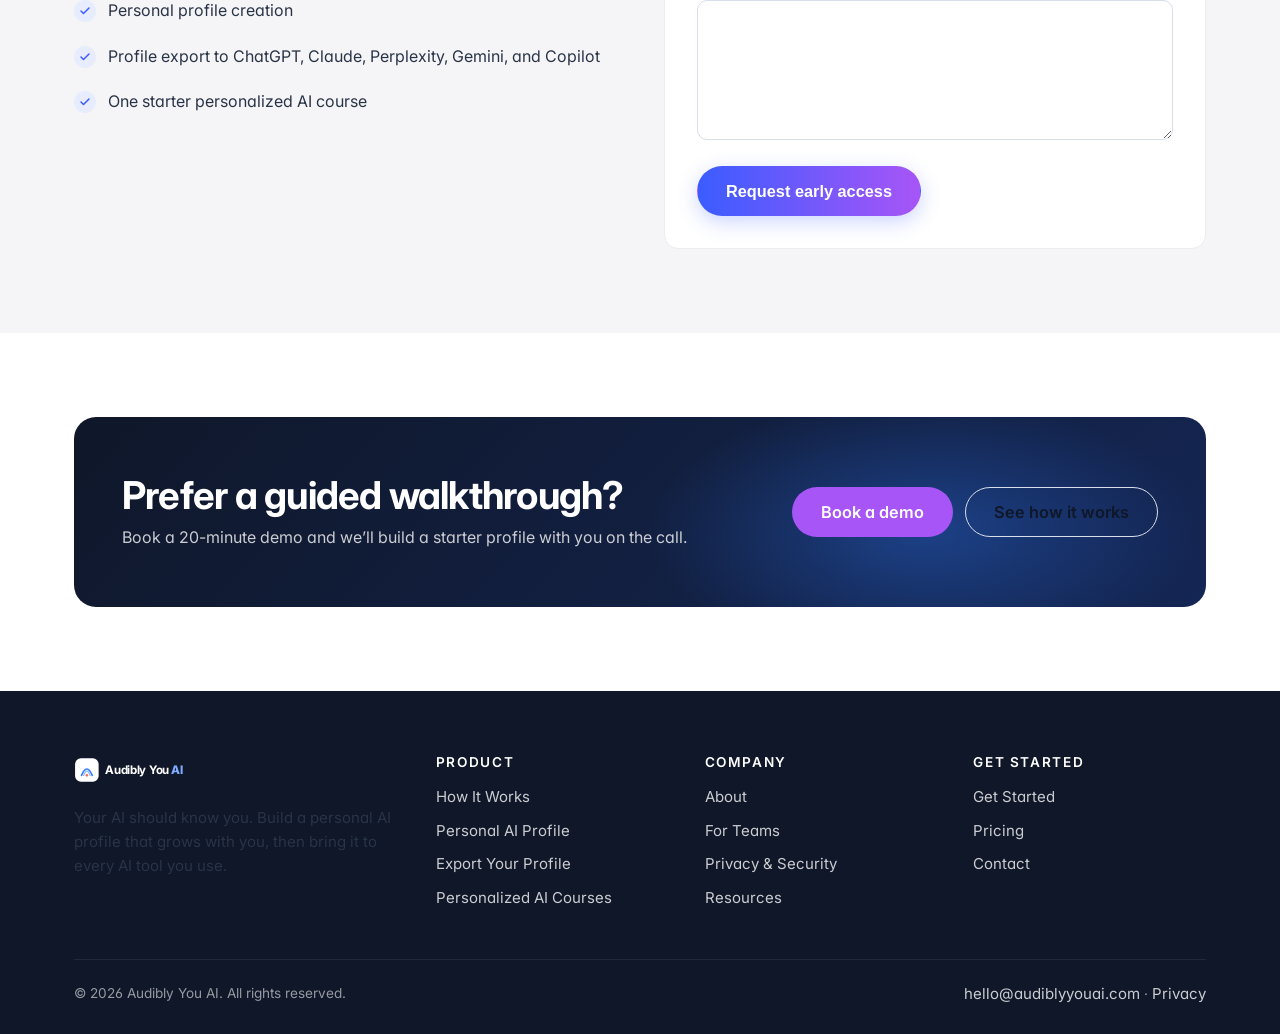
<file: get-started.html>
<!DOCTYPE html>
<html lang="en">
<head>
  <meta charset="UTF-8">
  <meta name="viewport" content="width=device-width, initial-scale=1.0">
  <title>Get Started — Audibly You AI</title>
  <meta name="description" content="Get started with Audibly You AI in two minutes. Build a personal AI profile, approve your sources, and export to every AI tool you use.">
  <meta name="theme-color" content="#3B5CFF">
  <link rel="icon" type="image/svg+xml" href="favicon.svg">
  <meta property="og:type" content="website">
  <meta property="og:title" content="Get Started — Audibly You AI">
  <meta property="og:description" content="Get started with Audibly You AI in two minutes. Build a personal AI profile, approve your sources, and export to every AI tool you use.">
  <meta property="og:url" content="https://audiblyyouai.com/get-started.html">
  <meta property="og:image" content="https://audiblyyouai.com/assets/images/hero-home.png">
  <meta property="og:site_name" content="Audibly You AI">
  <meta name="twitter:card" content="summary_large_image">
  <meta name="twitter:title" content="Get Started — Audibly You AI">
  <meta name="twitter:description" content="Get started with Audibly You AI in two minutes. Build a personal AI profile, approve your sources, and export to every AI tool you use.">
  <meta name="twitter:image" content="https://audiblyyouai.com/assets/images/hero-home.png">
  <link rel="preconnect" href="https://fonts.googleapis.com">
  <link rel="preconnect" href="https://fonts.gstatic.com" crossorigin>
  <link href="https://fonts.googleapis.com/css2?family=Inter:wght@400;500;600;700;800&display=swap" rel="stylesheet">
  <link rel="stylesheet" href="assets/css/styles.css">

  <script type="application/ld+json">
{
  "@context": "https://schema.org",
  "@graph": [
    {
      "@type": "Organization",
      "@id": "https://d2am5u7hklj0mw.cloudfront.net/#organization",
      "name": "Audibly You AI",
      "url": "https://d2am5u7hklj0mw.cloudfront.net/",
      "logo": {
        "@type": "ImageObject",
        "url": "https://d2am5u7hklj0mw.cloudfront.net/favicon.svg",
        "width": 320,
        "height": 56
      },
      "description": "Audibly You AI builds a living personal AI profile that grows with you and exports to ChatGPT, Claude, Perplexity, and other AI tools.",
      "email": "hello@audiblyyouai.com",
      "sameAs": []
    },
    {
      "@type": "WebSite",
      "@id": "https://d2am5u7hklj0mw.cloudfront.net/#website",
      "url": "https://d2am5u7hklj0mw.cloudfront.net/",
      "name": "Audibly You AI",
      "publisher": {
        "@id": "https://d2am5u7hklj0mw.cloudfront.net/#organization"
      },
      "inLanguage": "en-US"
    },
    {
      "@type": "BreadcrumbList",
      "@id": "https://d2am5u7hklj0mw.cloudfront.net/get-started.html#breadcrumb",
      "itemListElement": [
        {
          "@type": "ListItem",
          "position": 1,
          "name": "Home",
          "item": "https://d2am5u7hklj0mw.cloudfront.net/"
        },
        {
          "@type": "ListItem",
          "position": 2,
          "name": "Get Started",
          "item": "https://d2am5u7hklj0mw.cloudfront.net/get-started.html"
        }
      ]
    },
    {
      "@type": "WebPage",
      "@id": "https://d2am5u7hklj0mw.cloudfront.net/get-started.html#webpage",
      "url": "https://d2am5u7hklj0mw.cloudfront.net/get-started.html",
      "name": "Get Started \u2014 Audibly You AI",
      "description": "Join the Audibly You AI early-access list and start building your personal AI profile.",
      "isPartOf": {
        "@id": "https://d2am5u7hklj0mw.cloudfront.net/#website"
      },
      "inLanguage": "en-US",
      "breadcrumb": {
        "@id": "https://d2am5u7hklj0mw.cloudfront.net/get-started.html#breadcrumb"
      }
    }
  ]
}
  </script>
<link rel="canonical" href="https://d2am5u7hklj0mw.cloudfront.net/get-started.html">
<script type="application/ld+json" id="nrl-jsonld">
{
  "@context": "https://schema.org",
  "@graph": [
    {
      "@type": "Organization",
      "name": "Audibly You AI",
      "url": "https://d2am5u7hklj0mw.cloudfront.net/"
    },
    {
      "@type": "WebSite",
      "name": "Audibly You AI",
      "url": "https://d2am5u7hklj0mw.cloudfront.net/",
      "inLanguage": "en-US"
    }
  ]
}
</script>
</head>
<body>
  <header class="nav" role="banner">
    <div class="container nav-row">
      <a href="index.html" class="brand" aria-label="Audibly You AI home">
        <svg viewBox="0 0 320 56" xmlns="http://www.w3.org/2000/svg" role="img" aria-label="Audibly You AI"><defs><linearGradient id="ay-grad" x1="0" y1="0" x2="1" y2="0"><stop offset="0%" stop-color="#3B5CFF"/><stop offset="100%" stop-color="#A855F7"/></linearGradient></defs><rect x="2" y="6" width="44" height="44" rx="11" fill="url(#ay-grad)"/><path d="M14 38 Q24 14 34 38" fill="none" stroke="#ffffff" stroke-width="3" stroke-linecap="round"/><path d="M18 38 Q24 22 30 38" fill="none" stroke="#ffffff" stroke-width="2.4" stroke-linecap="round" opacity="0.7"/><circle cx="24" cy="38" r="2.4" fill="#ffffff"/><text x="58" y="36" font-family="Inter, system-ui, sans-serif" font-weight="700" font-size="22" fill="#0F1729" letter-spacing="-0.5">Audibly You<tspan fill="url(#ay-grad)" font-weight="800"> AI</tspan></text></svg>
      </a>
      <nav aria-label="Primary">
        <ul class="nav-links">
      <li><a href="about.html">About</a></li>
      <li><a href="how-it-works.html">How It Works</a></li>
      <li><a href="personal-ai-profile.html">Profile</a></li>
      <li><a href="export-your-profile.html">Export</a></li>
      <li><a href="personalized-ai-courses.html">Courses</a></li>
      <li><a href="privacy.html">Privacy</a></li>
      <li><a href="for-teams.html">Teams</a></li>
      <li><a href="pricing.html">Pricing</a></li>
      <li><a href="resources.html">Resources</a></li>
      <li><a href="contact.html">Contact</a></li>
        </ul>
      </nav>
      <div class="nav-cta">
        <a href="contact.html" class="btn btn-ghost">Book a demo</a>
        <a href="get-started.html" class="btn btn-primary">Get started</a>
        <button class="nav-toggle" type="button" aria-label="Toggle menu" aria-expanded="false">
          <svg viewBox="0 0 24 24" fill="none" stroke="currentColor" stroke-width="2" stroke-linecap="round"><line x1="4" y1="7" x2="20" y2="7"/><line x1="4" y1="12" x2="20" y2="12"/><line x1="4" y1="17" x2="20" y2="17"/></svg>
        </button>
      </div>
    </div>
  </header>

  <main id="main">
  <section class="hero">
    <div class="container hero-inner">
      <div>
        <span class="eyebrow">Get started</span>
        <h1>Build your profile in <span class="grad">two minutes.</span></h1>
        <p class="lead" style="max-width:54ch;">No credit card. No long onboarding. Tell Audibly the basics, approve a source or two, and you&rsquo;ll have a usable profile by the end of your first cup of coffee.</p>
        <div class="hero-cta">
          <a href="#start" class="btn btn-primary btn-lg">Start my profile</a>
          <a href="#demo" class="btn btn-ghost-light btn-lg">Book a demo instead</a>
        </div>
      </div>
      <div class="hero-image">
        <img src="assets/images/learning-loop.png" alt="An abstract glowing electric-blue spiral, representing the start of a personal AI learning loop." width="1200" height="896" loading="eager">
      </div>
    </div>
  </section>

  <section class="section" id="start">
    <div class="container">
      <div class="section-head">
        <span class="eyebrow">Three quick steps</span>
        <h2>What signup looks like.</h2>
      </div>
      <div class="grid grid-3">
        <div class="card card-step">
          <span class="step-num">1</span>
          <h3>Tell us a few basics</h3>
          <p>Name, role, the AI tools you use, what you&rsquo;d like AI to do better for you. Skip anything you&rsquo;d rather not answer.</p>
        </div>
        <div class="card card-step">
          <span class="step-num">2</span>
          <h3>Approve a source</h3>
          <p>Upload a doc, paste a chat export, or just talk to Audibly for five minutes. Any one of these is enough to start.</p>
        </div>
        <div class="card card-step">
          <span class="step-num">3</span>
          <h3>Review your draft profile</h3>
          <p>Audibly drafts a profile and shows it back to you in plain language. Edit, keep what works, remove what doesn&rsquo;t.</p>
        </div>
      </div>
    </div>
  </section>

  <section class="section surface-soft">
    <div class="container">
      <div class="grid grid-2" style="gap:48px;align-items:center;">
        <div>
          <span class="eyebrow">Sign up for early access</span>
          <h2>We&rsquo;re onboarding new users in small batches.</h2>
          <p>Drop your email and we&rsquo;ll send your invite as soon as a slot opens. We don&rsquo;t add you to a marketing list or pass your email to anyone else.</p>
          <ul class="check-list mt-2">
            <li>Personal profile creation</li>
            <li>Profile export to ChatGPT, Claude, Perplexity, Gemini, and Copilot</li>
            <li>One starter personalized AI course</li>
          </ul>
        </div>
        <form class="card form-grid" data-contact style="padding:32px;" aria-label="Early access signup">
          <div class="field">
            <label for="ga-name">Your name</label>
            <input id="ga-name" name="name" type="text" autocomplete="name" required>
          </div>
          <div class="field">
            <label for="ga-email">Email</label>
            <input id="ga-email" name="email" type="email" autocomplete="email" required>
          </div>
          <div class="field">
            <label for="ga-role">What best describes you?</label>
            <select id="ga-role" name="role">
              <option>Independent professional / consultant</option>
              <option>Business owner</option>
              <option>Student</option>
              <option>Creator</option>
              <option>Employee at a larger company</option>
              <option>Other</option>
            </select>
          </div>
          <div class="field">
            <label for="ga-message">Anything we should know? (optional)</label>
            <textarea id="ga-message" name="message" rows="3"></textarea>
          </div>
          <button type="submit" class="btn btn-primary btn-lg" style="justify-self:flex-start;">Request early access</button>
          <p class="field-help" data-form-status hidden role="status"></p>
        </form>
      </div>
    </div>
  </section>

  <section class="section" id="demo">
    <div class="container">
      <div class="cta-banner">
        <div>
          <h2>Prefer a guided walkthrough?</h2>
          <p>Book a 20-minute demo and we&rsquo;ll build a starter profile with you on the call.</p>
        </div>
        <div class="cta-actions">
          <a href="contact.html" class="btn btn-coral btn-lg">Book a demo</a>
          <a href="how-it-works.html" class="btn btn-ghost-light btn-lg">See how it works</a>
        </div>
      </div>
    </div>
  </section>

  </main>
  <footer class="footer">
    <div class="container">
      <div class="footer-grid">
        <div>
          <a href="index.html" class="brand" aria-label="Audibly You AI home">
            <svg viewBox="0 0 320 56" xmlns="http://www.w3.org/2000/svg" role="img" aria-label="Audibly You AI"><rect x="2" y="6" width="44" height="44" rx="11" fill="#ffffff"/><path d="M14 38 Q24 14 34 38" fill="none" stroke="#2E7BFF" stroke-width="3" stroke-linecap="round"/><path d="M18 38 Q24 22 30 38" fill="none" stroke="#7DABFF" stroke-width="2.4" stroke-linecap="round" opacity="0.85"/><circle cx="24" cy="38" r="2.4" fill="#FF6B5B"/><text x="58" y="36" font-family="Inter, system-ui, sans-serif" font-weight="700" font-size="22" fill="#ffffff" letter-spacing="-0.5">Audibly You<tspan fill="#7DABFF" font-weight="800"> AI</tspan></text></svg>
          </a>
          <p class="footer-tagline">Your AI should know you. Build a personal AI profile that grows with you, then bring it to every AI tool you use.</p>
        </div>
      <div>
        <h4>Product</h4>
        <ul>
          <li><a href="how-it-works.html">How It Works</a></li>
          <li><a href="personal-ai-profile.html">Personal AI Profile</a></li>
          <li><a href="export-your-profile.html">Export Your Profile</a></li>
          <li><a href="personalized-ai-courses.html">Personalized AI Courses</a></li>
        </ul>
      </div>
      <div>
        <h4>Company</h4>
        <ul>
          <li><a href="about.html">About</a></li>
          <li><a href="for-teams.html">For Teams</a></li>
          <li><a href="privacy.html">Privacy & Security</a></li>
          <li><a href="resources.html">Resources</a></li>
        </ul>
      </div>
      <div>
        <h4>Get started</h4>
        <ul>
          <li><a href="get-started.html">Get Started</a></li>
          <li><a href="pricing.html">Pricing</a></li>
          <li><a href="contact.html">Contact</a></li>
        </ul>
      </div>
      </div>
      <div class="footer-bottom">
        <span>&copy; <span id="year">2025</span> Audibly You AI. All rights reserved.</span>
        <span><a href="mailto:hello@audiblyyouai.com">hello@audiblyyouai.com</a> &middot; <a href="privacy.html">Privacy</a></span>
      </div>
    </div>
  </footer>

  <script src="assets/js/site.js" defer></script>
</body>
</html>
</file>
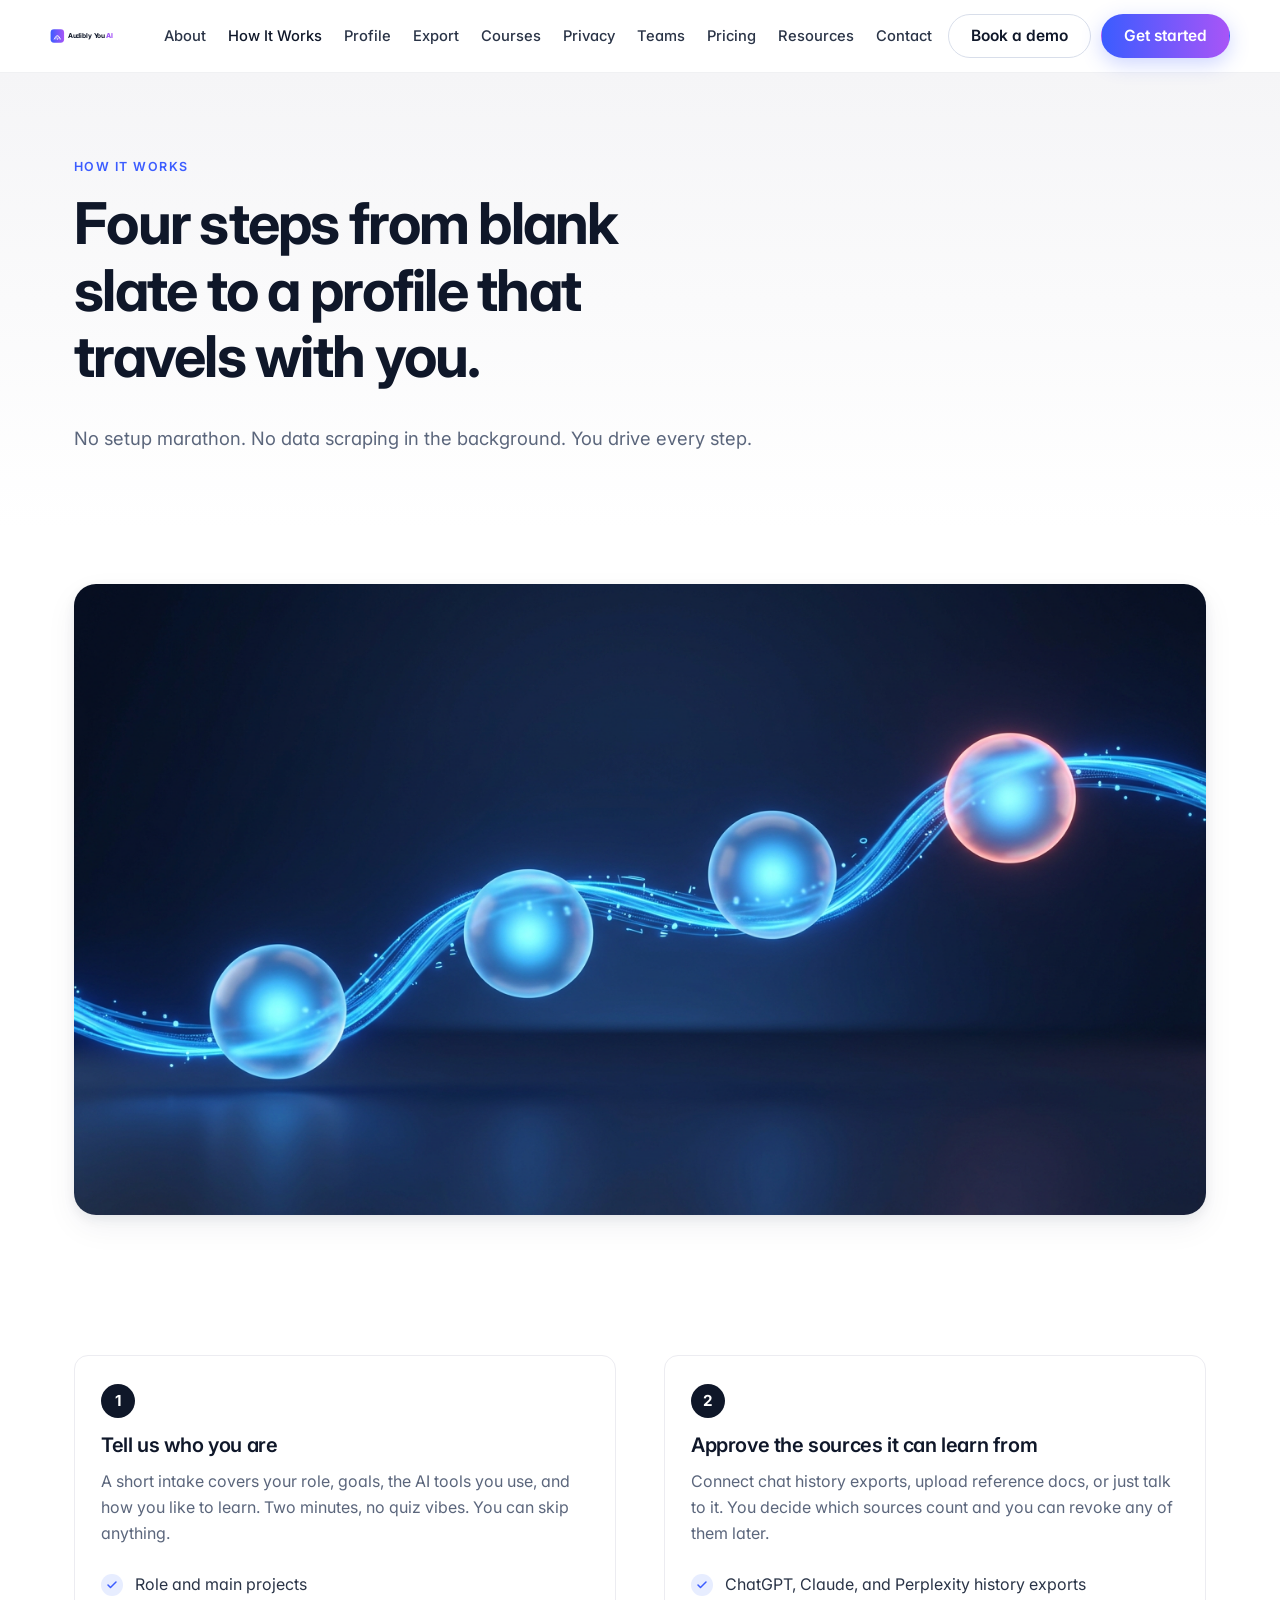
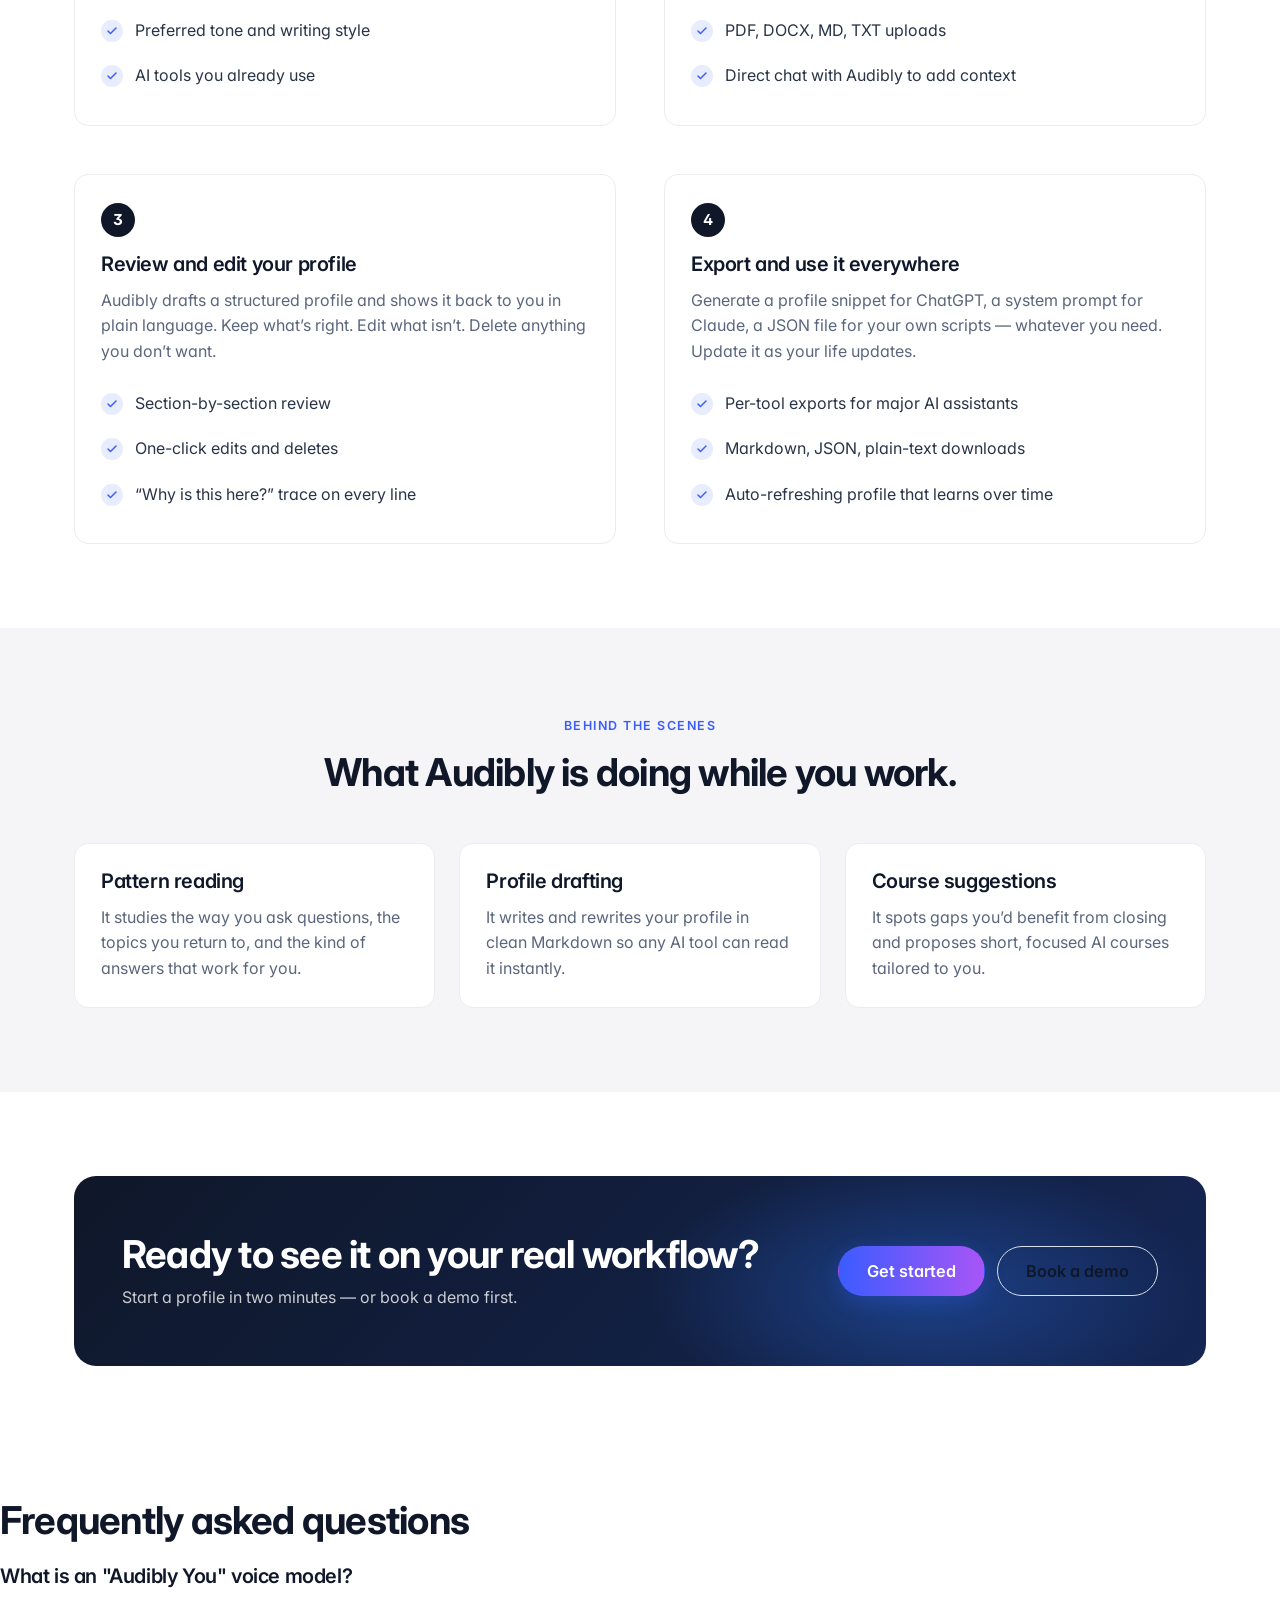
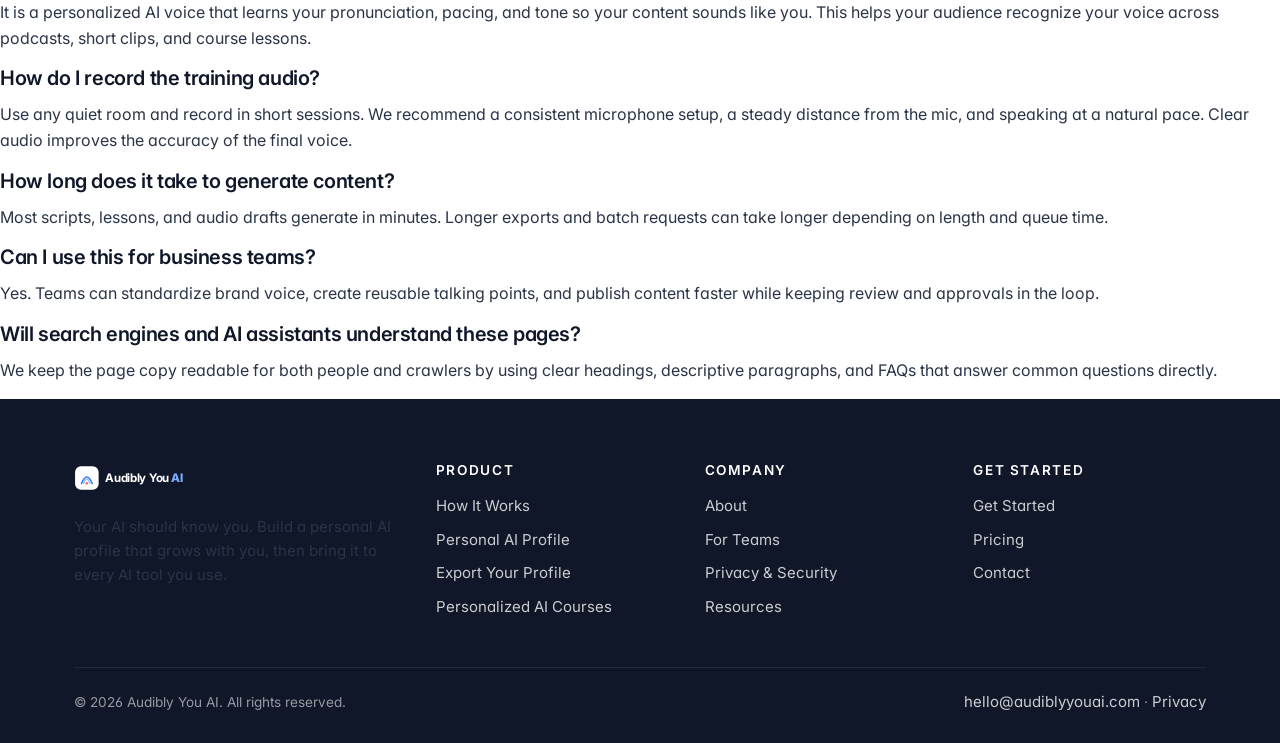
<file: how-it-works.html>
<!DOCTYPE html>
<html lang="en">
<head>
  <meta charset="UTF-8">
  <meta name="viewport" content="width=device-width, initial-scale=1.0">
  <title>How It Works — Audibly You AI</title>
  <meta name="description" content="Four steps from blank slate to a personal AI profile that travels with you. See exactly what Audibly You AI learns, what it doesn’t, and how exports work.">
  <meta name="theme-color" content="#3B5CFF">
  <link rel="icon" type="image/svg+xml" href="favicon.svg">
  <meta property="og:type" content="website">
  <meta property="og:title" content="How It Works — Audibly You AI">
  <meta property="og:description" content="Four steps from blank slate to a personal AI profile that travels with you. See exactly what Audibly You AI learns, what it doesn’t, and how exports work.">
  <meta property="og:url" content="https://audiblyyouai.com/how-it-works.html">
  <meta property="og:image" content="https://audiblyyouai.com/assets/images/hero-home.png">
  <meta property="og:site_name" content="Audibly You AI">
  <meta name="twitter:card" content="summary_large_image">
  <meta name="twitter:title" content="How It Works — Audibly You AI">
  <meta name="twitter:description" content="Four steps from blank slate to a personal AI profile that travels with you. See exactly what Audibly You AI learns, what it doesn’t, and how exports work.">
  <meta name="twitter:image" content="https://audiblyyouai.com/assets/images/hero-home.png">
  <link rel="preconnect" href="https://fonts.googleapis.com">
  <link rel="preconnect" href="https://fonts.gstatic.com" crossorigin>
  <link href="https://fonts.googleapis.com/css2?family=Inter:wght@400;500;600;700;800&display=swap" rel="stylesheet">
  <link rel="stylesheet" href="assets/css/styles.css">

  <script type="application/ld+json">
{
  "@context": "https://schema.org",
  "@graph": [
    {
      "@type": "Organization",
      "@id": "https://d2am5u7hklj0mw.cloudfront.net/#organization",
      "name": "Audibly You AI",
      "url": "https://d2am5u7hklj0mw.cloudfront.net/",
      "logo": {
        "@type": "ImageObject",
        "url": "https://d2am5u7hklj0mw.cloudfront.net/favicon.svg",
        "width": 320,
        "height": 56
      },
      "description": "Audibly You AI builds a living personal AI profile that grows with you and exports to ChatGPT, Claude, Perplexity, and other AI tools.",
      "email": "hello@audiblyyouai.com",
      "sameAs": []
    },
    {
      "@type": "WebSite",
      "@id": "https://d2am5u7hklj0mw.cloudfront.net/#website",
      "url": "https://d2am5u7hklj0mw.cloudfront.net/",
      "name": "Audibly You AI",
      "publisher": {
        "@id": "https://d2am5u7hklj0mw.cloudfront.net/#organization"
      },
      "inLanguage": "en-US"
    },
    {
      "@type": "BreadcrumbList",
      "@id": "https://d2am5u7hklj0mw.cloudfront.net/how-it-works.html#breadcrumb",
      "itemListElement": [
        {
          "@type": "ListItem",
          "position": 1,
          "name": "Home",
          "item": "https://d2am5u7hklj0mw.cloudfront.net/"
        },
        {
          "@type": "ListItem",
          "position": 2,
          "name": "How It Works",
          "item": "https://d2am5u7hklj0mw.cloudfront.net/how-it-works.html"
        }
      ]
    },
    {
      "@type": "WebPage",
      "@id": "https://d2am5u7hklj0mw.cloudfront.net/how-it-works.html#webpage",
      "url": "https://d2am5u7hklj0mw.cloudfront.net/how-it-works.html",
      "name": "How It Works \u2014 Audibly You AI",
      "description": "How Audibly You AI builds, updates, and exports your personal AI profile.",
      "isPartOf": {
        "@id": "https://d2am5u7hklj0mw.cloudfront.net/#website"
      },
      "inLanguage": "en-US",
      "breadcrumb": {
        "@id": "https://d2am5u7hklj0mw.cloudfront.net/how-it-works.html#breadcrumb"
      }
    },
    {
      "@type": "FAQPage",
      "@id": "https://d2am5u7hklj0mw.cloudfront.net/how-it-works.html#faq",
      "mainEntity": [
        {
          "@type": "Question",
          "name": "What is a personal AI profile?",
          "acceptedAnswer": {
            "@type": "Answer",
            "text": "A personal AI profile is a structured, portable record of how you think, work, and communicate. Audibly You AI builds it from your approved AI chats and uploads, then lets you export it to any AI tool so each new AI you use already knows you."
          }
        },
        {
          "@type": "Question",
          "name": "How does Audibly You AI build my profile?",
          "acceptedAnswer": {
            "@type": "Answer",
            "text": "You connect the AI tools you already use (ChatGPT, Claude, Perplexity, Gemini) and upload documents you want included. Audibly You AI extracts patterns, preferences, and expertise into a versioned profile you can review, edit, and approve before anything is saved."
          }
        },
        {
          "@type": "Question",
          "name": "How does Audibly You AI export to ChatGPT and Claude?",
          "acceptedAnswer": {
            "@type": "Answer",
            "text": "One click. We package your profile in the right format for each tool \u2014 system prompts for ChatGPT and Claude, project memory for Perplexity, custom instructions for Gemini \u2014 and you paste it in or sync via supported APIs."
          }
        },
        {
          "@type": "Question",
          "name": "Is my data private?",
          "acceptedAnswer": {
            "@type": "Answer",
            "text": "Yes. Your profile is yours. Audibly You AI never sells your data, never trains public models on your content, and lets you delete your profile and source data at any time. See our Privacy & Security page for full details."
          }
        },
        {
          "@type": "Question",
          "name": "What AI tools does Audibly You AI work with?",
          "acceptedAnswer": {
            "@type": "Answer",
            "text": "ChatGPT, Claude, Perplexity, Gemini, Microsoft Copilot, and any AI tool that accepts a system prompt or custom instructions. New integrations are added based on user demand."
          }
        }
      ]
    }
  ]
}
  </script>
<link rel="canonical" href="https://d2am5u7hklj0mw.cloudfront.net/how-it-works.html">
<script type="application/ld+json" id="nrl-jsonld">
{
  "@context": "https://schema.org",
  "@graph": [
    {
      "@type": "Organization",
      "name": "Audibly You AI",
      "url": "https://d2am5u7hklj0mw.cloudfront.net/"
    },
    {
      "@type": "WebSite",
      "name": "Audibly You AI",
      "url": "https://d2am5u7hklj0mw.cloudfront.net/",
      "inLanguage": "en-US"
    }
  ]
}
</script>
</head>
<body>
  <header class="nav" role="banner">
    <div class="container nav-row">
      <a href="index.html" class="brand" aria-label="Audibly You AI home">
        <svg viewBox="0 0 320 56" xmlns="http://www.w3.org/2000/svg" role="img" aria-label="Audibly You AI"><defs><linearGradient id="ay-grad" x1="0" y1="0" x2="1" y2="0"><stop offset="0%" stop-color="#3B5CFF"/><stop offset="100%" stop-color="#A855F7"/></linearGradient></defs><rect x="2" y="6" width="44" height="44" rx="11" fill="url(#ay-grad)"/><path d="M14 38 Q24 14 34 38" fill="none" stroke="#ffffff" stroke-width="3" stroke-linecap="round"/><path d="M18 38 Q24 22 30 38" fill="none" stroke="#ffffff" stroke-width="2.4" stroke-linecap="round" opacity="0.7"/><circle cx="24" cy="38" r="2.4" fill="#ffffff"/><text x="58" y="36" font-family="Inter, system-ui, sans-serif" font-weight="700" font-size="22" fill="#0F1729" letter-spacing="-0.5">Audibly You<tspan fill="url(#ay-grad)" font-weight="800"> AI</tspan></text></svg>
      </a>
      <nav aria-label="Primary">
        <ul class="nav-links">
      <li><a href="about.html">About</a></li>
      <li><a href="how-it-works.html" class="active">How It Works</a></li>
      <li><a href="personal-ai-profile.html">Profile</a></li>
      <li><a href="export-your-profile.html">Export</a></li>
      <li><a href="personalized-ai-courses.html">Courses</a></li>
      <li><a href="privacy.html">Privacy</a></li>
      <li><a href="for-teams.html">Teams</a></li>
      <li><a href="pricing.html">Pricing</a></li>
      <li><a href="resources.html">Resources</a></li>
      <li><a href="contact.html">Contact</a></li>
        </ul>
      </nav>
      <div class="nav-cta">
        <a href="contact.html" class="btn btn-ghost">Book a demo</a>
        <a href="get-started.html" class="btn btn-primary">Get started</a>
        <button class="nav-toggle" type="button" aria-label="Toggle menu" aria-expanded="false">
          <svg viewBox="0 0 24 24" fill="none" stroke="currentColor" stroke-width="2" stroke-linecap="round"><line x1="4" y1="7" x2="20" y2="7"/><line x1="4" y1="12" x2="20" y2="12"/><line x1="4" y1="17" x2="20" y2="17"/></svg>
        </button>
      </div>
    </div>
  </header>

  <main id="main">
  <section class="subhero">
    <div class="container">
      <span class="eyebrow">How it works</span>
      <h1>Four steps from blank slate to a profile that travels with you.</h1>
      <p class="lead">No setup marathon. No data scraping in the background. You drive every step.</p>
    </div>
  </section>

  <section class="section-tight">
    <div class="container">
      <img src="assets/images/how-it-works.png" alt="Abstract visual showing four glowing checkpoints connected by a flowing electric-blue ribbon of light." style="border-radius:var(--radius-lg);box-shadow:var(--shadow-md);width:100%;" loading="lazy">
    </div>
  </section>

  <section class="section">
    <div class="container">
      <div class="grid grid-2" style="gap:48px;">
        <article class="card card-step">
          <span class="step-num">1</span>
          <h3>Tell us who you are</h3>
          <p>A short intake covers your role, goals, the AI tools you use, and how you like to learn. Two minutes, no quiz vibes. You can skip anything.</p>
          <ul class="check-list mt-2">
            <li>Role and main projects</li>
            <li>Preferred tone and writing style</li>
            <li>AI tools you already use</li>
          </ul>
        </article>
        <article class="card card-step">
          <span class="step-num">2</span>
          <h3>Approve the sources it can learn from</h3>
          <p>Connect chat history exports, upload reference docs, or just talk to it. You decide which sources count and you can revoke any of them later.</p>
          <ul class="check-list mt-2">
            <li>ChatGPT, Claude, and Perplexity history exports</li>
            <li>PDF, DOCX, MD, TXT uploads</li>
            <li>Direct chat with Audibly to add context</li>
          </ul>
        </article>
        <article class="card card-step">
          <span class="step-num">3</span>
          <h3>Review and edit your profile</h3>
          <p>Audibly drafts a structured profile and shows it back to you in plain language. Keep what&rsquo;s right. Edit what isn&rsquo;t. Delete anything you don&rsquo;t want.</p>
          <ul class="check-list mt-2">
            <li>Section-by-section review</li>
            <li>One-click edits and deletes</li>
            <li>&ldquo;Why is this here?&rdquo; trace on every line</li>
          </ul>
        </article>
        <article class="card card-step">
          <span class="step-num">4</span>
          <h3>Export and use it everywhere</h3>
          <p>Generate a profile snippet for ChatGPT, a system prompt for Claude, a JSON file for your own scripts &mdash; whatever you need. Update it as your life updates.</p>
          <ul class="check-list mt-2">
            <li>Per-tool exports for major AI assistants</li>
            <li>Markdown, JSON, plain-text downloads</li>
            <li>Auto-refreshing profile that learns over time</li>
          </ul>
        </article>
      </div>
    </div>
  </section>

  <section class="section surface-soft">
    <div class="container">
      <div class="section-head">
        <span class="eyebrow">Behind the scenes</span>
        <h2>What Audibly is doing while you work.</h2>
      </div>
      <div class="grid grid-3">
        <div class="card">
          <h3>Pattern reading</h3>
          <p>It studies the way you ask questions, the topics you return to, and the kind of answers that work for you.</p>
        </div>
        <div class="card">
          <h3>Profile drafting</h3>
          <p>It writes and rewrites your profile in clean Markdown so any AI tool can read it instantly.</p>
        </div>
        <div class="card">
          <h3>Course suggestions</h3>
          <p>It spots gaps you&rsquo;d benefit from closing and proposes short, focused AI courses tailored to you.</p>
        </div>
      </div>
    </div>
  </section>

  <section class="section">
    <div class="container">
      <div class="cta-banner">
        <div>
          <h2>Ready to see it on your real workflow?</h2>
          <p>Start a profile in two minutes &mdash; or book a demo first.</p>
        </div>
        <div class="cta-actions">
          <a href="get-started.html" class="btn btn-primary btn-lg">Get started</a>
          <a href="contact.html" class="btn btn-ghost-light btn-lg">Book a demo</a>
        </div>
      </div>
    </div>
  </section>

  
<section class="nrl-seo-depth" style="margin-top:48px">
  <h2>Frequently asked questions</h2>
  <div class="faq">
    <h3>What is an "Audibly You" voice model?</h3>
    <p>It is a personalized AI voice that learns your pronunciation, pacing, and tone so your content sounds like you. This helps your audience recognize your voice across podcasts, short clips, and course lessons.</p>

    <h3>How do I record the training audio?</h3>
    <p>Use any quiet room and record in short sessions. We recommend a consistent microphone setup, a steady distance from the mic, and speaking at a natural pace. Clear audio improves the accuracy of the final voice.</p>

    <h3>How long does it take to generate content?</h3>
    <p>Most scripts, lessons, and audio drafts generate in minutes. Longer exports and batch requests can take longer depending on length and queue time.</p>

    <h3>Can I use this for business teams?</h3>
    <p>Yes. Teams can standardize brand voice, create reusable talking points, and publish content faster while keeping review and approvals in the loop.</p>

    <h3>Will search engines and AI assistants understand these pages?</h3>
    <p>We keep the page copy readable for both people and crawlers by using clear headings, descriptive paragraphs, and FAQs that answer common questions directly.</p>
  </div>
</section>
</main>
  <footer class="footer">
    <div class="container">
      <div class="footer-grid">
        <div>
          <a href="index.html" class="brand" aria-label="Audibly You AI home">
            <svg viewBox="0 0 320 56" xmlns="http://www.w3.org/2000/svg" role="img" aria-label="Audibly You AI"><rect x="2" y="6" width="44" height="44" rx="11" fill="#ffffff"/><path d="M14 38 Q24 14 34 38" fill="none" stroke="#2E7BFF" stroke-width="3" stroke-linecap="round"/><path d="M18 38 Q24 22 30 38" fill="none" stroke="#7DABFF" stroke-width="2.4" stroke-linecap="round" opacity="0.85"/><circle cx="24" cy="38" r="2.4" fill="#FF6B5B"/><text x="58" y="36" font-family="Inter, system-ui, sans-serif" font-weight="700" font-size="22" fill="#ffffff" letter-spacing="-0.5">Audibly You<tspan fill="#7DABFF" font-weight="800"> AI</tspan></text></svg>
          </a>
          <p class="footer-tagline">Your AI should know you. Build a personal AI profile that grows with you, then bring it to every AI tool you use.</p>
        </div>
      <div>
        <h4>Product</h4>
        <ul>
          <li><a href="how-it-works.html">How It Works</a></li>
          <li><a href="personal-ai-profile.html">Personal AI Profile</a></li>
          <li><a href="export-your-profile.html">Export Your Profile</a></li>
          <li><a href="personalized-ai-courses.html">Personalized AI Courses</a></li>
        </ul>
      </div>
      <div>
        <h4>Company</h4>
        <ul>
          <li><a href="about.html">About</a></li>
          <li><a href="for-teams.html">For Teams</a></li>
          <li><a href="privacy.html">Privacy & Security</a></li>
          <li><a href="resources.html">Resources</a></li>
        </ul>
      </div>
      <div>
        <h4>Get started</h4>
        <ul>
          <li><a href="get-started.html">Get Started</a></li>
          <li><a href="pricing.html">Pricing</a></li>
          <li><a href="contact.html">Contact</a></li>
        </ul>
      </div>
      </div>
      <div class="footer-bottom">
        <span>&copy; <span id="year">2025</span> Audibly You AI. All rights reserved.</span>
        <span><a href="mailto:hello@audiblyyouai.com">hello@audiblyyouai.com</a> &middot; <a href="privacy.html">Privacy</a></span>
      </div>
    </div>
  </footer>

  <script src="assets/js/site.js" defer></script>
</body>
</html>
</file>
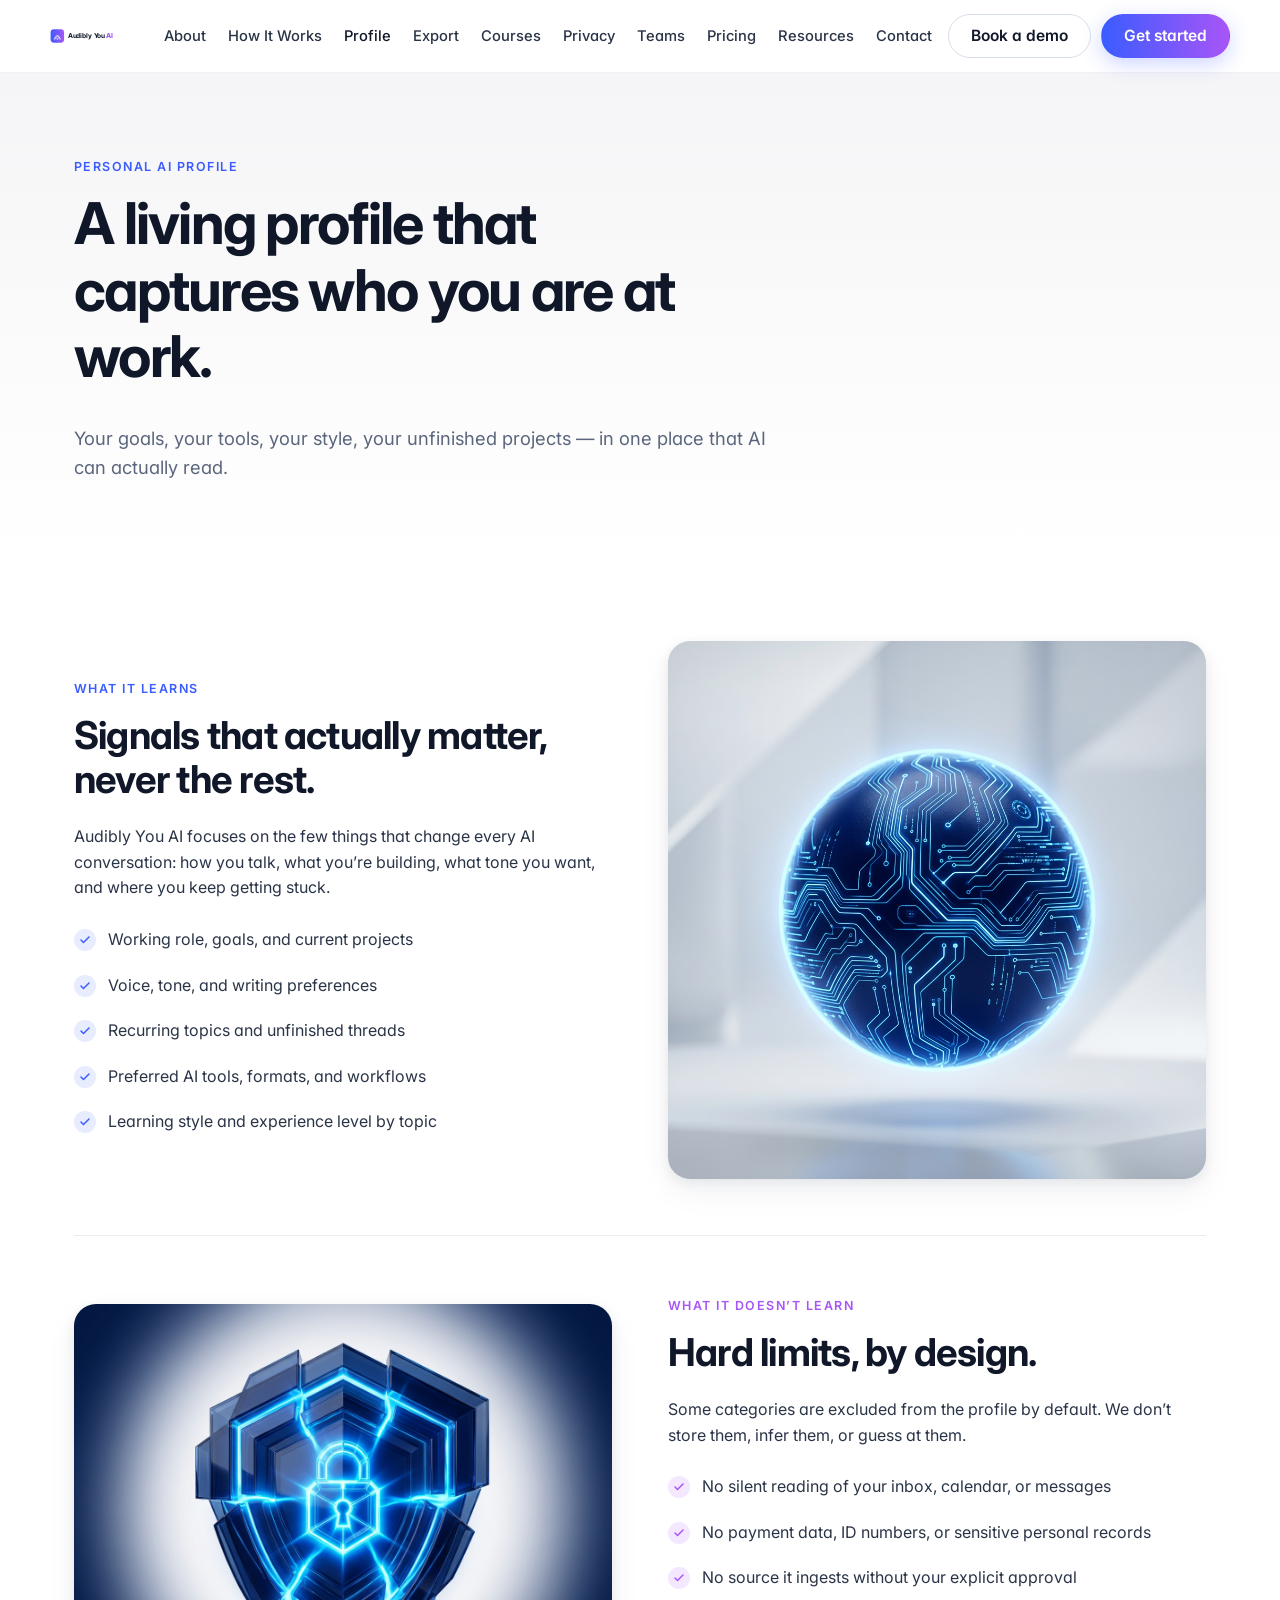
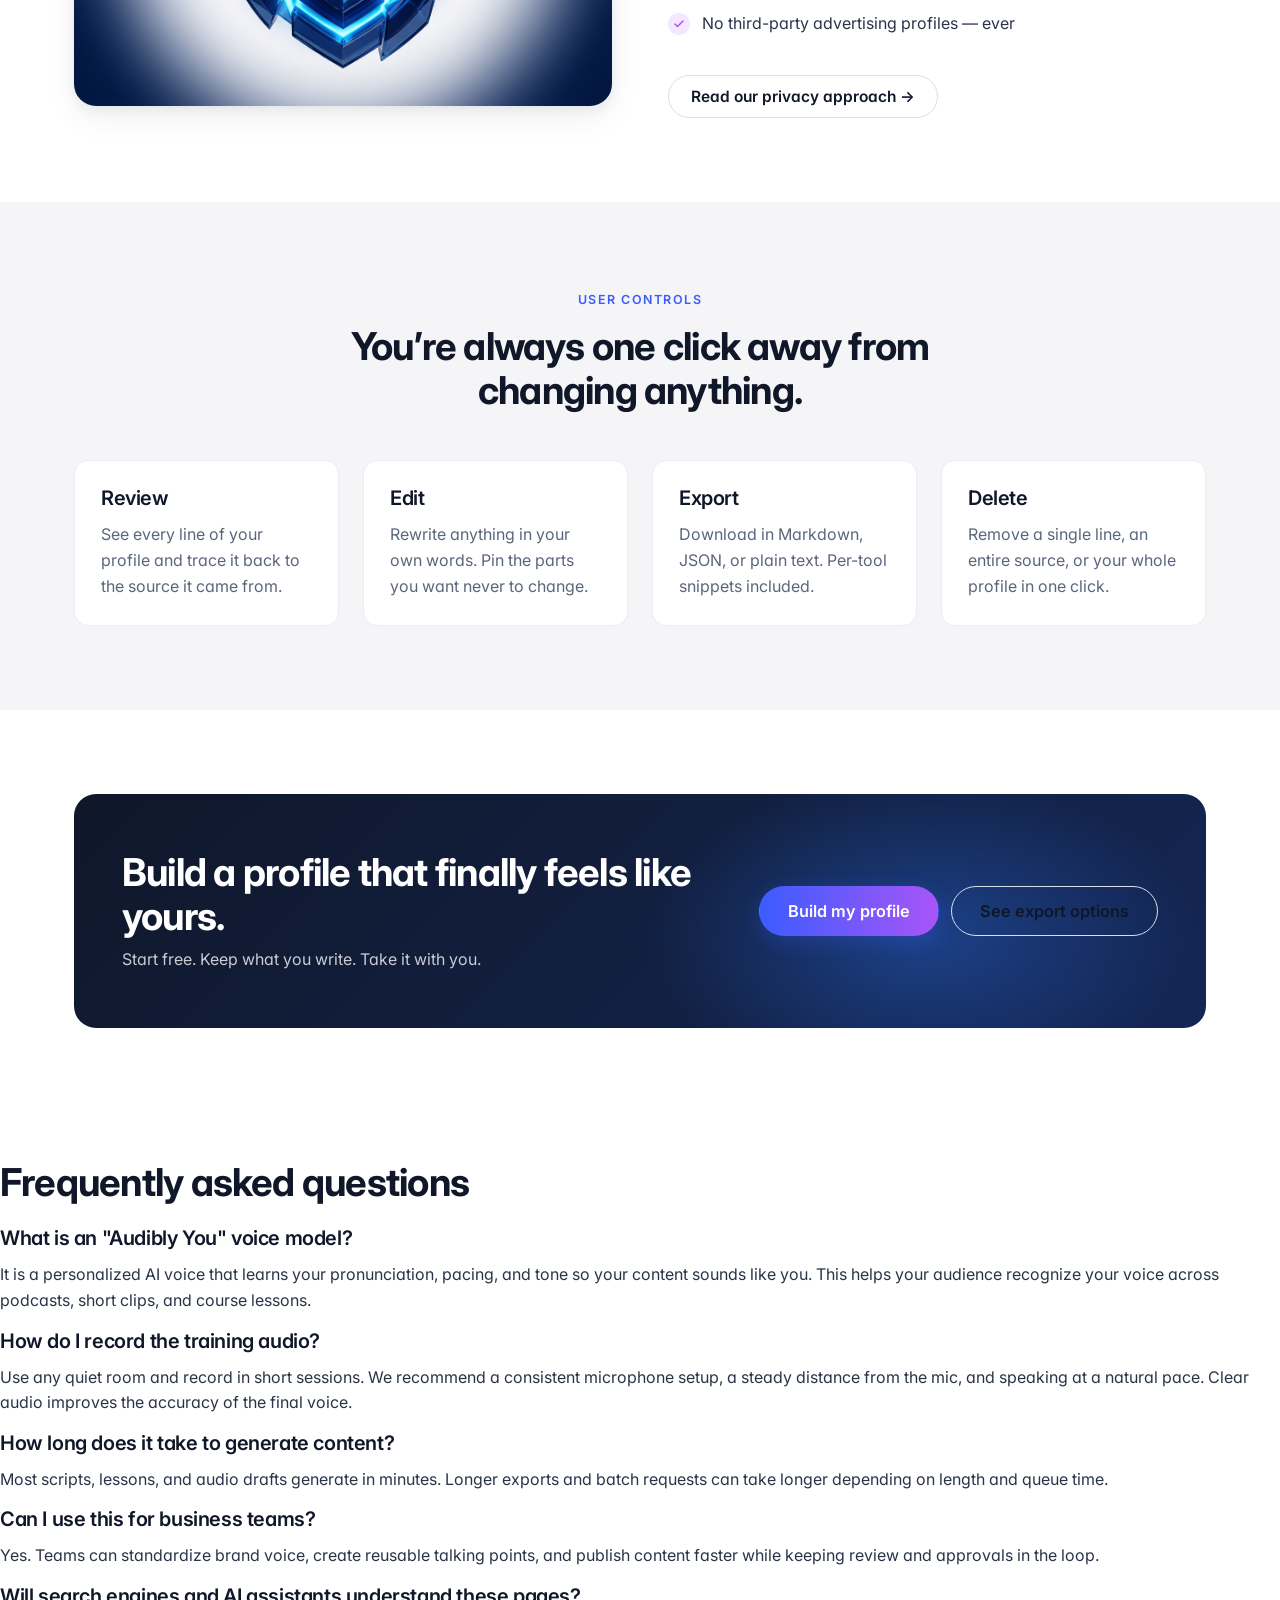
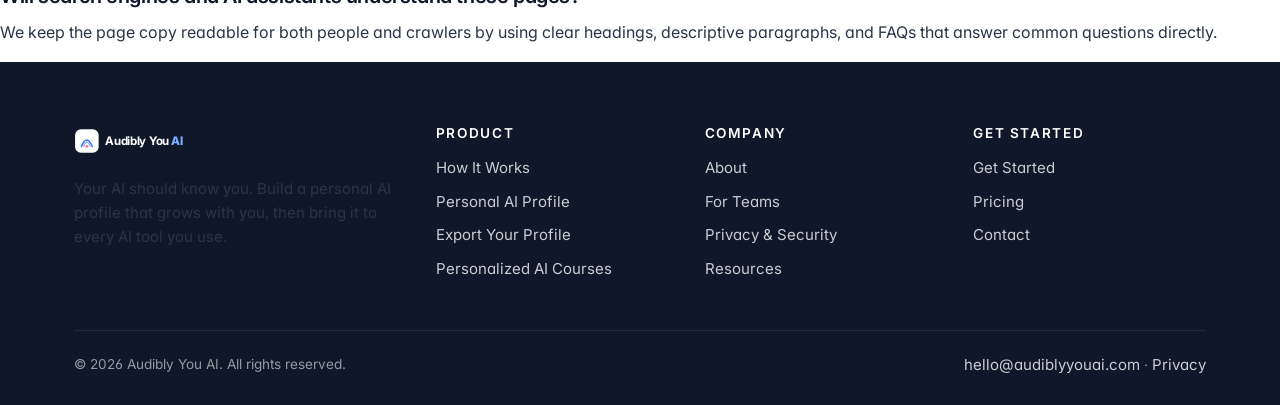
<file: personal-ai-profile.html>
<!DOCTYPE html>
<html lang="en">
<head>
  <meta charset="UTF-8">
  <meta name="viewport" content="width=device-width, initial-scale=1.0">
  <title>Personal AI Profile — Audibly You AI</title>
  <meta name="description" content="A living personal AI profile that captures your goals, tone, tools, and projects. See what it learns, what it doesn’t, and the controls you have.">
  <meta name="theme-color" content="#3B5CFF">
  <link rel="icon" type="image/svg+xml" href="favicon.svg">
  <meta property="og:type" content="website">
  <meta property="og:title" content="Personal AI Profile — Audibly You AI">
  <meta property="og:description" content="A living personal AI profile that captures your goals, tone, tools, and projects. See what it learns, what it doesn’t, and the controls you have.">
  <meta property="og:url" content="https://audiblyyouai.com/personal-ai-profile.html">
  <meta property="og:image" content="https://audiblyyouai.com/assets/images/hero-home.png">
  <meta property="og:site_name" content="Audibly You AI">
  <meta name="twitter:card" content="summary_large_image">
  <meta name="twitter:title" content="Personal AI Profile — Audibly You AI">
  <meta name="twitter:description" content="A living personal AI profile that captures your goals, tone, tools, and projects. See what it learns, what it doesn’t, and the controls you have.">
  <meta name="twitter:image" content="https://audiblyyouai.com/assets/images/hero-home.png">
  <link rel="preconnect" href="https://fonts.googleapis.com">
  <link rel="preconnect" href="https://fonts.gstatic.com" crossorigin>
  <link href="https://fonts.googleapis.com/css2?family=Inter:wght@400;500;600;700;800&display=swap" rel="stylesheet">
  <link rel="stylesheet" href="assets/css/styles.css">

  <script type="application/ld+json">
{
  "@context": "https://schema.org",
  "@graph": [
    {
      "@type": "Organization",
      "@id": "https://d2am5u7hklj0mw.cloudfront.net/#organization",
      "name": "Audibly You AI",
      "url": "https://d2am5u7hklj0mw.cloudfront.net/",
      "logo": {
        "@type": "ImageObject",
        "url": "https://d2am5u7hklj0mw.cloudfront.net/favicon.svg",
        "width": 320,
        "height": 56
      },
      "description": "Audibly You AI builds a living personal AI profile that grows with you and exports to ChatGPT, Claude, Perplexity, and other AI tools.",
      "email": "hello@audiblyyouai.com",
      "sameAs": []
    },
    {
      "@type": "WebSite",
      "@id": "https://d2am5u7hklj0mw.cloudfront.net/#website",
      "url": "https://d2am5u7hklj0mw.cloudfront.net/",
      "name": "Audibly You AI",
      "publisher": {
        "@id": "https://d2am5u7hklj0mw.cloudfront.net/#organization"
      },
      "inLanguage": "en-US"
    },
    {
      "@type": "BreadcrumbList",
      "@id": "https://d2am5u7hklj0mw.cloudfront.net/personal-ai-profile.html#breadcrumb",
      "itemListElement": [
        {
          "@type": "ListItem",
          "position": 1,
          "name": "Home",
          "item": "https://d2am5u7hklj0mw.cloudfront.net/"
        },
        {
          "@type": "ListItem",
          "position": 2,
          "name": "Personal AI Profile",
          "item": "https://d2am5u7hklj0mw.cloudfront.net/personal-ai-profile.html"
        }
      ]
    },
    {
      "@type": "WebPage",
      "@id": "https://d2am5u7hklj0mw.cloudfront.net/personal-ai-profile.html#webpage",
      "url": "https://d2am5u7hklj0mw.cloudfront.net/personal-ai-profile.html",
      "name": "Personal AI Profile \u2014 Audibly You AI",
      "description": "A living personal AI profile that grows with you and travels with you to every AI tool.",
      "isPartOf": {
        "@id": "https://d2am5u7hklj0mw.cloudfront.net/#website"
      },
      "inLanguage": "en-US",
      "breadcrumb": {
        "@id": "https://d2am5u7hklj0mw.cloudfront.net/personal-ai-profile.html#breadcrumb"
      }
    },
    {
      "@type": "SoftwareApplication",
      "@id": "https://d2am5u7hklj0mw.cloudfront.net/#software",
      "name": "Audibly You AI",
      "applicationCategory": "BusinessApplication",
      "operatingSystem": "Web",
      "description": "A personal AI profile that learns from your approved AI conversations and uploads, then exports to ChatGPT, Claude, Perplexity, Gemini, and other AI tools.",
      "url": "https://d2am5u7hklj0mw.cloudfront.net/",
      "publisher": {
        "@id": "https://d2am5u7hklj0mw.cloudfront.net/#organization"
      },
      "offers": {
        "@type": "Offer",
        "price": "0",
        "priceCurrency": "USD",
        "availability": "https://schema.org/PreOrder",
        "description": "Free tier available at public launch. Paid plans in development."
      }
    }
  ]
}
  </script>
<link rel="canonical" href="https://d2am5u7hklj0mw.cloudfront.net/personal-ai-profile.html">
<script type="application/ld+json" id="nrl-jsonld">
{
  "@context": "https://schema.org",
  "@graph": [
    {
      "@type": "Organization",
      "name": "Audibly You AI",
      "url": "https://d2am5u7hklj0mw.cloudfront.net/"
    },
    {
      "@type": "WebSite",
      "name": "Audibly You AI",
      "url": "https://d2am5u7hklj0mw.cloudfront.net/",
      "inLanguage": "en-US"
    }
  ]
}
</script>
</head>
<body>
  <header class="nav" role="banner">
    <div class="container nav-row">
      <a href="index.html" class="brand" aria-label="Audibly You AI home">
        <svg viewBox="0 0 320 56" xmlns="http://www.w3.org/2000/svg" role="img" aria-label="Audibly You AI"><defs><linearGradient id="ay-grad" x1="0" y1="0" x2="1" y2="0"><stop offset="0%" stop-color="#3B5CFF"/><stop offset="100%" stop-color="#A855F7"/></linearGradient></defs><rect x="2" y="6" width="44" height="44" rx="11" fill="url(#ay-grad)"/><path d="M14 38 Q24 14 34 38" fill="none" stroke="#ffffff" stroke-width="3" stroke-linecap="round"/><path d="M18 38 Q24 22 30 38" fill="none" stroke="#ffffff" stroke-width="2.4" stroke-linecap="round" opacity="0.7"/><circle cx="24" cy="38" r="2.4" fill="#ffffff"/><text x="58" y="36" font-family="Inter, system-ui, sans-serif" font-weight="700" font-size="22" fill="#0F1729" letter-spacing="-0.5">Audibly You<tspan fill="url(#ay-grad)" font-weight="800"> AI</tspan></text></svg>
      </a>
      <nav aria-label="Primary">
        <ul class="nav-links">
      <li><a href="about.html">About</a></li>
      <li><a href="how-it-works.html">How It Works</a></li>
      <li><a href="personal-ai-profile.html" class="active">Profile</a></li>
      <li><a href="export-your-profile.html">Export</a></li>
      <li><a href="personalized-ai-courses.html">Courses</a></li>
      <li><a href="privacy.html">Privacy</a></li>
      <li><a href="for-teams.html">Teams</a></li>
      <li><a href="pricing.html">Pricing</a></li>
      <li><a href="resources.html">Resources</a></li>
      <li><a href="contact.html">Contact</a></li>
        </ul>
      </nav>
      <div class="nav-cta">
        <a href="contact.html" class="btn btn-ghost">Book a demo</a>
        <a href="get-started.html" class="btn btn-primary">Get started</a>
        <button class="nav-toggle" type="button" aria-label="Toggle menu" aria-expanded="false">
          <svg viewBox="0 0 24 24" fill="none" stroke="currentColor" stroke-width="2" stroke-linecap="round"><line x1="4" y1="7" x2="20" y2="7"/><line x1="4" y1="12" x2="20" y2="12"/><line x1="4" y1="17" x2="20" y2="17"/></svg>
        </button>
      </div>
    </div>
  </header>

  <main id="main">
  <section class="subhero">
    <div class="container">
      <span class="eyebrow">Personal AI profile</span>
      <h1>A living profile that captures who you are at work.</h1>
      <p class="lead">Your goals, your tools, your style, your unfinished projects &mdash; in one place that AI can actually read.</p>
    </div>
  </section>

  <section class="section">
    <div class="container">
      <div class="feature-row">
        <div>
          <span class="eyebrow">What it learns</span>
          <h2>Signals that actually matter, never the rest.</h2>
          <p>Audibly You AI focuses on the few things that change every AI conversation: how you talk, what you&rsquo;re building, what tone you want, and where you keep getting stuck.</p>
          <ul class="check-list mt-2">
            <li>Working role, goals, and current projects</li>
            <li>Voice, tone, and writing preferences</li>
            <li>Recurring topics and unfinished threads</li>
            <li>Preferred AI tools, formats, and workflows</li>
            <li>Learning style and experience level by topic</li>
          </ul>
        </div>
        <img src="assets/images/profile-core.png" alt="A luminous navy sphere with electric-blue circuit patterns, representing a structured personal AI profile." loading="lazy">
      </div>

      <hr class="hr">

      <div class="feature-row reverse">
        <div>
          <span class="eyebrow coral">What it doesn&rsquo;t learn</span>
          <h2>Hard limits, by design.</h2>
          <p>Some categories are excluded from the profile by default. We don&rsquo;t store them, infer them, or guess at them.</p>
          <ul class="check-list coral mt-2">
            <li>No silent reading of your inbox, calendar, or messages</li>
            <li>No payment data, ID numbers, or sensitive personal records</li>
            <li>No source it ingests without your explicit approval</li>
            <li>No third-party advertising profiles &mdash; ever</li>
          </ul>
          <a href="privacy.html" class="btn btn-ghost mt-4">Read our privacy approach &rarr;</a>
        </div>
        <img src="assets/images/privacy-shield.png" alt="A geometric translucent navy shield with electric-blue light passing through, symbolizing strict data limits." loading="lazy">
      </div>
    </div>
  </section>

  <section class="section surface-soft">
    <div class="container">
      <div class="section-head">
        <span class="eyebrow">User controls</span>
        <h2>You&rsquo;re always one click away from changing anything.</h2>
      </div>
      <div class="grid grid-4">
        <div class="card"><h3>Review</h3><p>See every line of your profile and trace it back to the source it came from.</p></div>
        <div class="card"><h3>Edit</h3><p>Rewrite anything in your own words. Pin the parts you want never to change.</p></div>
        <div class="card"><h3>Export</h3><p>Download in Markdown, JSON, or plain text. Per-tool snippets included.</p></div>
        <div class="card"><h3>Delete</h3><p>Remove a single line, an entire source, or your whole profile in one click.</p></div>
      </div>
    </div>
  </section>

  <section class="section">
    <div class="container">
      <div class="cta-banner">
        <div>
          <h2>Build a profile that finally feels like yours.</h2>
          <p>Start free. Keep what you write. Take it with you.</p>
        </div>
        <div class="cta-actions">
          <a href="get-started.html" class="btn btn-primary btn-lg">Build my profile</a>
          <a href="export-your-profile.html" class="btn btn-ghost-light btn-lg">See export options</a>
        </div>
      </div>
    </div>
  </section>

  
<section class="nrl-seo-depth" style="margin-top:48px">
  <h2>Frequently asked questions</h2>
  <div class="faq">
    <h3>What is an "Audibly You" voice model?</h3>
    <p>It is a personalized AI voice that learns your pronunciation, pacing, and tone so your content sounds like you. This helps your audience recognize your voice across podcasts, short clips, and course lessons.</p>

    <h3>How do I record the training audio?</h3>
    <p>Use any quiet room and record in short sessions. We recommend a consistent microphone setup, a steady distance from the mic, and speaking at a natural pace. Clear audio improves the accuracy of the final voice.</p>

    <h3>How long does it take to generate content?</h3>
    <p>Most scripts, lessons, and audio drafts generate in minutes. Longer exports and batch requests can take longer depending on length and queue time.</p>

    <h3>Can I use this for business teams?</h3>
    <p>Yes. Teams can standardize brand voice, create reusable talking points, and publish content faster while keeping review and approvals in the loop.</p>

    <h3>Will search engines and AI assistants understand these pages?</h3>
    <p>We keep the page copy readable for both people and crawlers by using clear headings, descriptive paragraphs, and FAQs that answer common questions directly.</p>
  </div>
</section>
</main>
  <footer class="footer">
    <div class="container">
      <div class="footer-grid">
        <div>
          <a href="index.html" class="brand" aria-label="Audibly You AI home">
            <svg viewBox="0 0 320 56" xmlns="http://www.w3.org/2000/svg" role="img" aria-label="Audibly You AI"><rect x="2" y="6" width="44" height="44" rx="11" fill="#ffffff"/><path d="M14 38 Q24 14 34 38" fill="none" stroke="#2E7BFF" stroke-width="3" stroke-linecap="round"/><path d="M18 38 Q24 22 30 38" fill="none" stroke="#7DABFF" stroke-width="2.4" stroke-linecap="round" opacity="0.85"/><circle cx="24" cy="38" r="2.4" fill="#FF6B5B"/><text x="58" y="36" font-family="Inter, system-ui, sans-serif" font-weight="700" font-size="22" fill="#ffffff" letter-spacing="-0.5">Audibly You<tspan fill="#7DABFF" font-weight="800"> AI</tspan></text></svg>
          </a>
          <p class="footer-tagline">Your AI should know you. Build a personal AI profile that grows with you, then bring it to every AI tool you use.</p>
        </div>
      <div>
        <h4>Product</h4>
        <ul>
          <li><a href="how-it-works.html">How It Works</a></li>
          <li><a href="personal-ai-profile.html">Personal AI Profile</a></li>
          <li><a href="export-your-profile.html">Export Your Profile</a></li>
          <li><a href="personalized-ai-courses.html">Personalized AI Courses</a></li>
        </ul>
      </div>
      <div>
        <h4>Company</h4>
        <ul>
          <li><a href="about.html">About</a></li>
          <li><a href="for-teams.html">For Teams</a></li>
          <li><a href="privacy.html">Privacy & Security</a></li>
          <li><a href="resources.html">Resources</a></li>
        </ul>
      </div>
      <div>
        <h4>Get started</h4>
        <ul>
          <li><a href="get-started.html">Get Started</a></li>
          <li><a href="pricing.html">Pricing</a></li>
          <li><a href="contact.html">Contact</a></li>
        </ul>
      </div>
      </div>
      <div class="footer-bottom">
        <span>&copy; <span id="year">2025</span> Audibly You AI. All rights reserved.</span>
        <span><a href="mailto:hello@audiblyyouai.com">hello@audiblyyouai.com</a> &middot; <a href="privacy.html">Privacy</a></span>
      </div>
    </div>
  </footer>

  <script src="assets/js/site.js" defer></script>
</body>
</html>
</file>
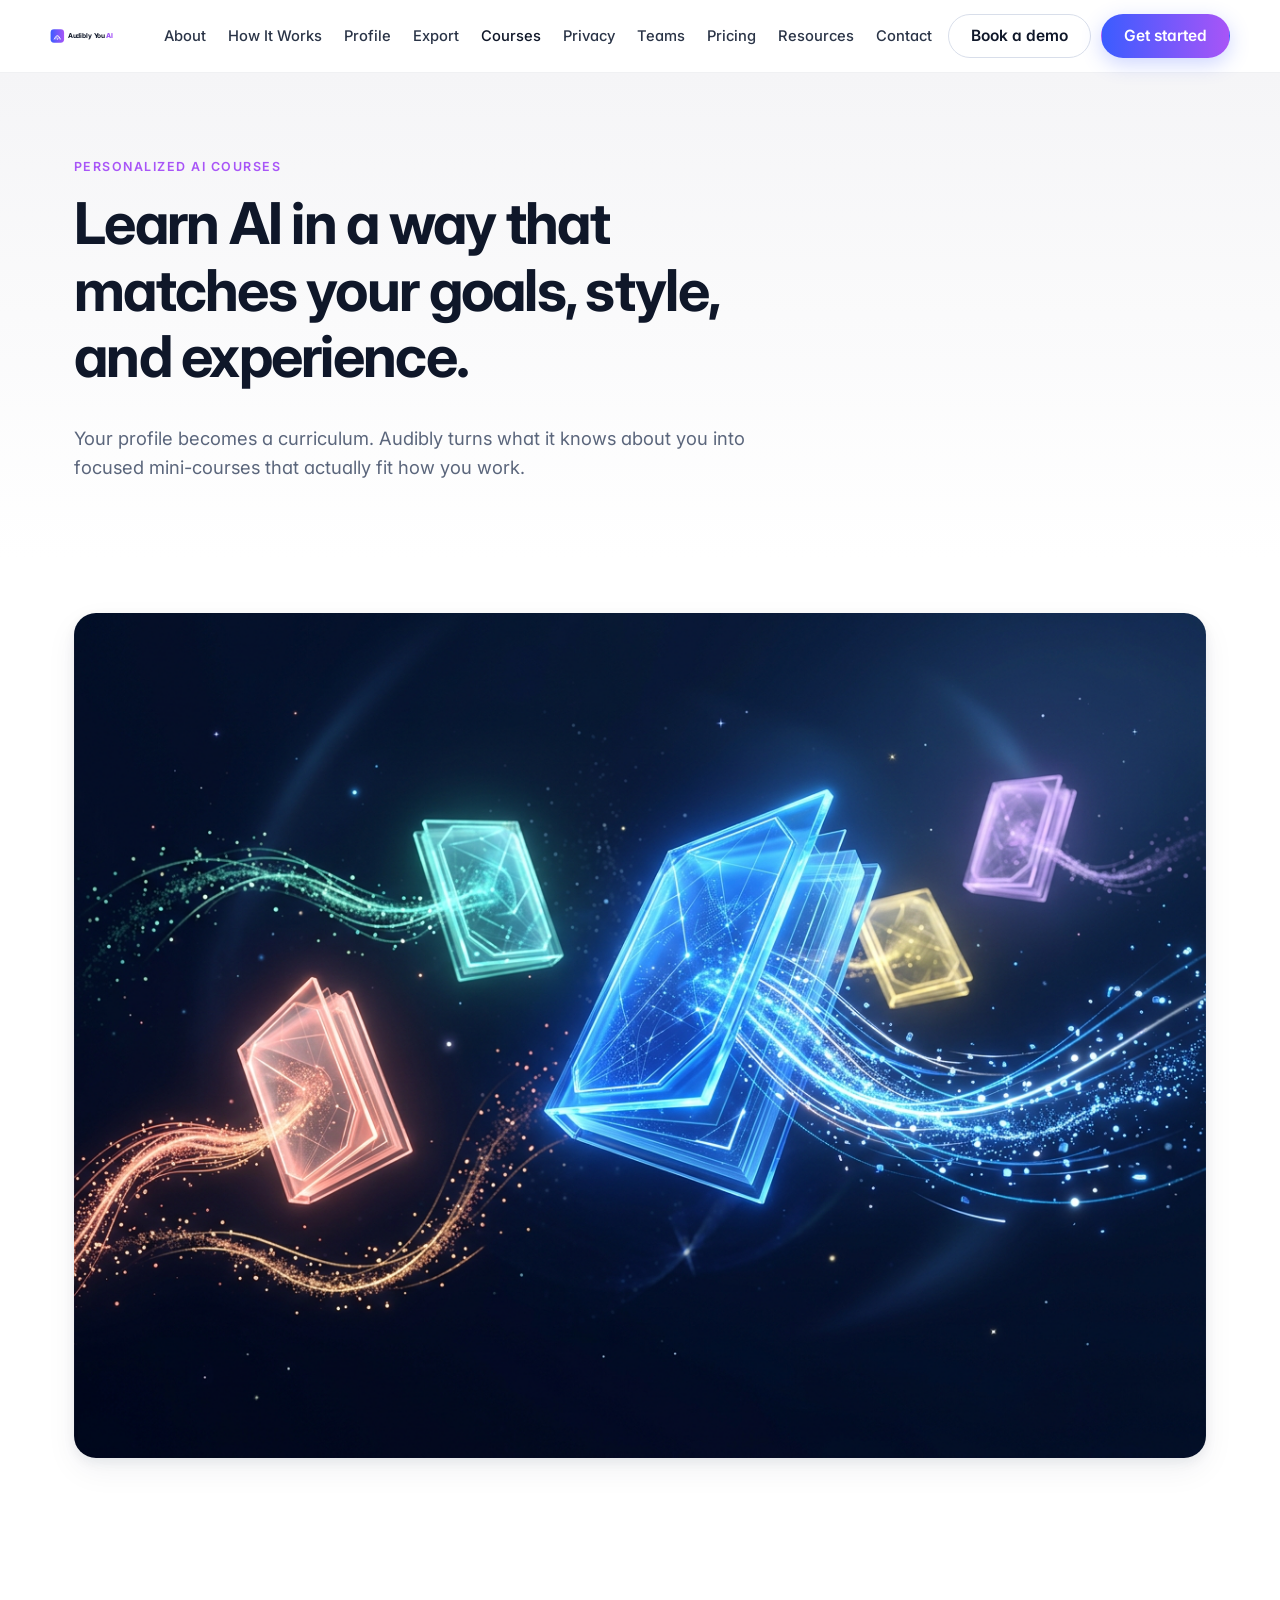
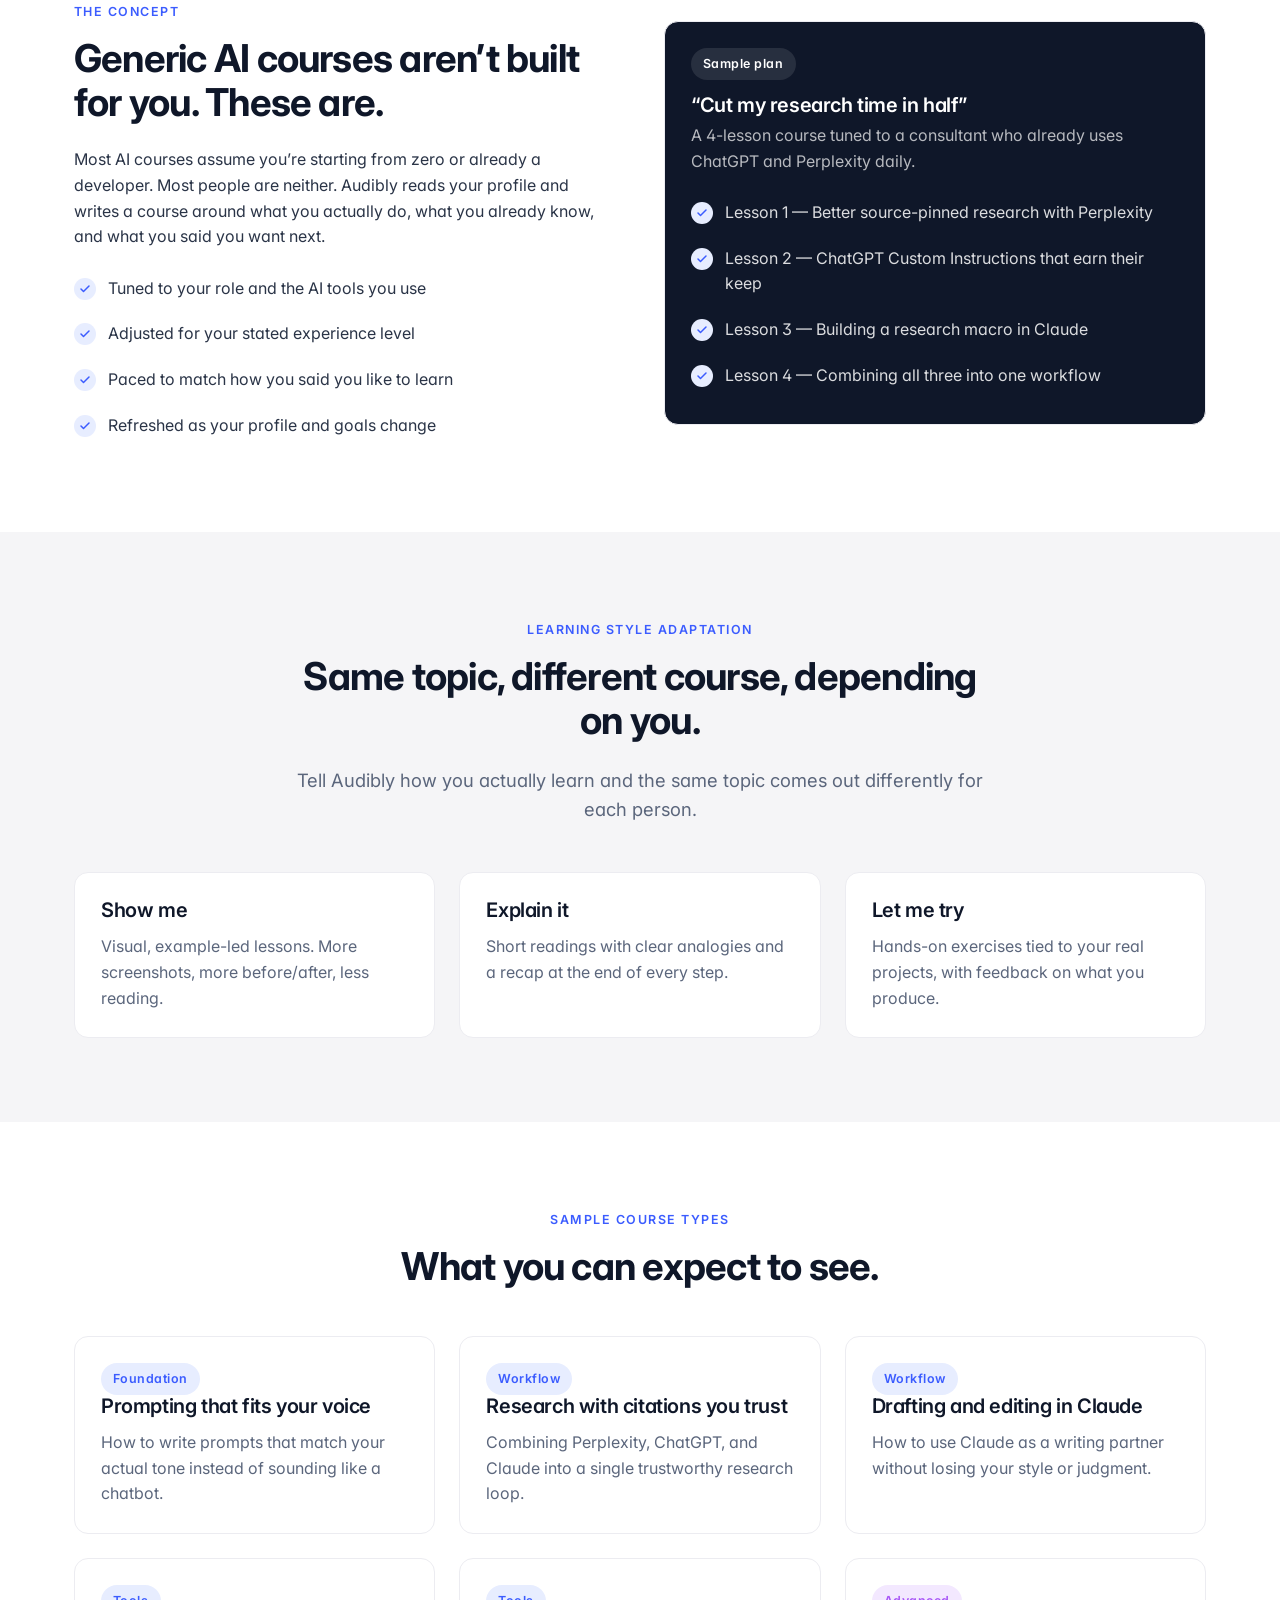
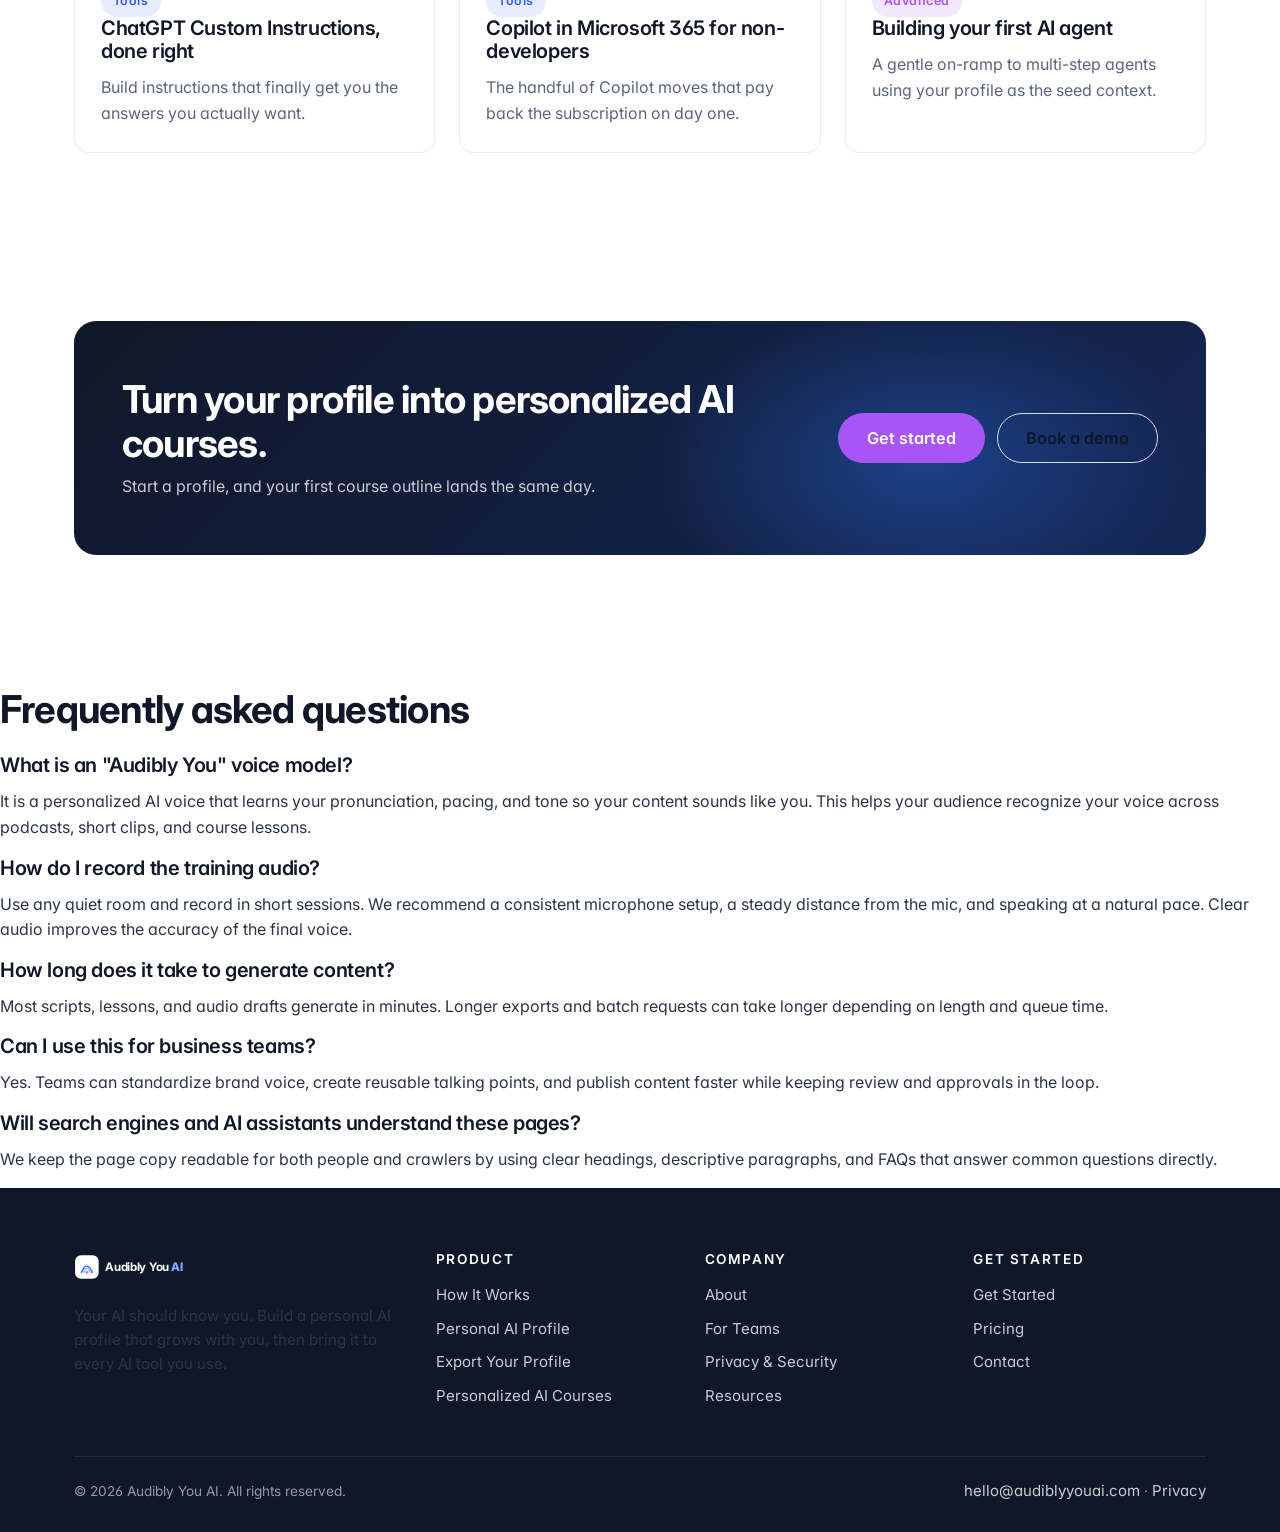
<file: personalized-ai-courses.html>
<!DOCTYPE html>
<html lang="en">
<head>
  <meta charset="UTF-8">
  <meta name="viewport" content="width=device-width, initial-scale=1.0">
  <title>Personalized AI Courses — Audibly You AI</title>
  <meta name="description" content="Turn your personal AI profile into focused mini-courses tuned to your goals, learning style, and the AI tools you already use.">
  <meta name="theme-color" content="#3B5CFF">
  <link rel="icon" type="image/svg+xml" href="favicon.svg">
  <meta property="og:type" content="website">
  <meta property="og:title" content="Personalized AI Courses — Audibly You AI">
  <meta property="og:description" content="Turn your personal AI profile into focused mini-courses tuned to your goals, learning style, and the AI tools you already use.">
  <meta property="og:url" content="https://audiblyyouai.com/personalized-ai-courses.html">
  <meta property="og:image" content="https://audiblyyouai.com/assets/images/hero-home.png">
  <meta property="og:site_name" content="Audibly You AI">
  <meta name="twitter:card" content="summary_large_image">
  <meta name="twitter:title" content="Personalized AI Courses — Audibly You AI">
  <meta name="twitter:description" content="Turn your personal AI profile into focused mini-courses tuned to your goals, learning style, and the AI tools you already use.">
  <meta name="twitter:image" content="https://audiblyyouai.com/assets/images/hero-home.png">
  <link rel="preconnect" href="https://fonts.googleapis.com">
  <link rel="preconnect" href="https://fonts.gstatic.com" crossorigin>
  <link href="https://fonts.googleapis.com/css2?family=Inter:wght@400;500;600;700;800&display=swap" rel="stylesheet">
  <link rel="stylesheet" href="assets/css/styles.css">

  <script type="application/ld+json">
{
  "@context": "https://schema.org",
  "@graph": [
    {
      "@type": "Organization",
      "@id": "https://d2am5u7hklj0mw.cloudfront.net/#organization",
      "name": "Audibly You AI",
      "url": "https://d2am5u7hklj0mw.cloudfront.net/",
      "logo": {
        "@type": "ImageObject",
        "url": "https://d2am5u7hklj0mw.cloudfront.net/favicon.svg",
        "width": 320,
        "height": 56
      },
      "description": "Audibly You AI builds a living personal AI profile that grows with you and exports to ChatGPT, Claude, Perplexity, and other AI tools.",
      "email": "hello@audiblyyouai.com",
      "sameAs": []
    },
    {
      "@type": "WebSite",
      "@id": "https://d2am5u7hklj0mw.cloudfront.net/#website",
      "url": "https://d2am5u7hklj0mw.cloudfront.net/",
      "name": "Audibly You AI",
      "publisher": {
        "@id": "https://d2am5u7hklj0mw.cloudfront.net/#organization"
      },
      "inLanguage": "en-US"
    },
    {
      "@type": "BreadcrumbList",
      "@id": "https://d2am5u7hklj0mw.cloudfront.net/personalized-ai-courses.html#breadcrumb",
      "itemListElement": [
        {
          "@type": "ListItem",
          "position": 1,
          "name": "Home",
          "item": "https://d2am5u7hklj0mw.cloudfront.net/"
        },
        {
          "@type": "ListItem",
          "position": 2,
          "name": "Personalized AI Courses",
          "item": "https://d2am5u7hklj0mw.cloudfront.net/personalized-ai-courses.html"
        }
      ]
    },
    {
      "@type": "WebPage",
      "@id": "https://d2am5u7hklj0mw.cloudfront.net/personalized-ai-courses.html#webpage",
      "url": "https://d2am5u7hklj0mw.cloudfront.net/personalized-ai-courses.html",
      "name": "Personalized AI Courses \u2014 Audibly You AI",
      "description": "Short, personalized courses that teach you to use AI better, tuned to your real profile.",
      "isPartOf": {
        "@id": "https://d2am5u7hklj0mw.cloudfront.net/#website"
      },
      "inLanguage": "en-US",
      "breadcrumb": {
        "@id": "https://d2am5u7hklj0mw.cloudfront.net/personalized-ai-courses.html#breadcrumb"
      }
    }
  ]
}
  </script>
<link rel="canonical" href="https://d2am5u7hklj0mw.cloudfront.net/personalized-ai-courses.html">
<script type="application/ld+json" id="nrl-jsonld">
{
  "@context": "https://schema.org",
  "@graph": [
    {
      "@type": "Organization",
      "name": "Audibly You AI",
      "url": "https://d2am5u7hklj0mw.cloudfront.net/"
    },
    {
      "@type": "WebSite",
      "name": "Audibly You AI",
      "url": "https://d2am5u7hklj0mw.cloudfront.net/",
      "inLanguage": "en-US"
    }
  ]
}
</script>
</head>
<body>
  <header class="nav" role="banner">
    <div class="container nav-row">
      <a href="index.html" class="brand" aria-label="Audibly You AI home">
        <svg viewBox="0 0 320 56" xmlns="http://www.w3.org/2000/svg" role="img" aria-label="Audibly You AI"><defs><linearGradient id="ay-grad" x1="0" y1="0" x2="1" y2="0"><stop offset="0%" stop-color="#3B5CFF"/><stop offset="100%" stop-color="#A855F7"/></linearGradient></defs><rect x="2" y="6" width="44" height="44" rx="11" fill="url(#ay-grad)"/><path d="M14 38 Q24 14 34 38" fill="none" stroke="#ffffff" stroke-width="3" stroke-linecap="round"/><path d="M18 38 Q24 22 30 38" fill="none" stroke="#ffffff" stroke-width="2.4" stroke-linecap="round" opacity="0.7"/><circle cx="24" cy="38" r="2.4" fill="#ffffff"/><text x="58" y="36" font-family="Inter, system-ui, sans-serif" font-weight="700" font-size="22" fill="#0F1729" letter-spacing="-0.5">Audibly You<tspan fill="url(#ay-grad)" font-weight="800"> AI</tspan></text></svg>
      </a>
      <nav aria-label="Primary">
        <ul class="nav-links">
      <li><a href="about.html">About</a></li>
      <li><a href="how-it-works.html">How It Works</a></li>
      <li><a href="personal-ai-profile.html">Profile</a></li>
      <li><a href="export-your-profile.html">Export</a></li>
      <li><a href="personalized-ai-courses.html" class="active">Courses</a></li>
      <li><a href="privacy.html">Privacy</a></li>
      <li><a href="for-teams.html">Teams</a></li>
      <li><a href="pricing.html">Pricing</a></li>
      <li><a href="resources.html">Resources</a></li>
      <li><a href="contact.html">Contact</a></li>
        </ul>
      </nav>
      <div class="nav-cta">
        <a href="contact.html" class="btn btn-ghost">Book a demo</a>
        <a href="get-started.html" class="btn btn-primary">Get started</a>
        <button class="nav-toggle" type="button" aria-label="Toggle menu" aria-expanded="false">
          <svg viewBox="0 0 24 24" fill="none" stroke="currentColor" stroke-width="2" stroke-linecap="round"><line x1="4" y1="7" x2="20" y2="7"/><line x1="4" y1="12" x2="20" y2="12"/><line x1="4" y1="17" x2="20" y2="17"/></svg>
        </button>
      </div>
    </div>
  </header>

  <main id="main">
  <section class="subhero">
    <div class="container">
      <span class="eyebrow coral">Personalized AI courses</span>
      <h1>Learn AI in a way that matches your goals, style, and experience.</h1>
      <p class="lead">Your profile becomes a curriculum. Audibly turns what it knows about you into focused mini-courses that actually fit how you work.</p>
    </div>
  </section>

  <section class="section-tight">
    <div class="container">
      <img src="assets/images/courses.png" alt="Floating geometric panels emitting glowing knowledge streams in different colors, representing personalized AI courses." style="border-radius:var(--radius-lg);box-shadow:var(--shadow-md);width:100%;" loading="lazy">
    </div>
  </section>

  <section class="section">
    <div class="container">
      <div class="grid grid-2" style="gap:48px;align-items:center;">
        <div>
          <span class="eyebrow">The concept</span>
          <h2>Generic AI courses aren&rsquo;t built for you. These are.</h2>
          <p>Most AI courses assume you&rsquo;re starting from zero or already a developer. Most people are neither. Audibly reads your profile and writes a course around what you actually do, what you already know, and what you said you want next.</p>
          <ul class="check-list mt-2">
            <li>Tuned to your role and the AI tools you use</li>
            <li>Adjusted for your stated experience level</li>
            <li>Paced to match how you said you like to learn</li>
            <li>Refreshed as your profile and goals change</li>
          </ul>
        </div>
        <div class="card" style="background:var(--navy);color:#fff;">
          <span class="pill dark">Sample plan</span>
          <h3 style="color:#fff;margin:14px 0 6px;">&ldquo;Cut my research time in half&rdquo;</h3>
          <p style="color:rgba(255,255,255,0.7);">A 4-lesson course tuned to a consultant who already uses ChatGPT and Perplexity daily.</p>
          <ul class="check-list dark mt-2">
            <li>Lesson 1 &mdash; Better source-pinned research with Perplexity</li>
            <li>Lesson 2 &mdash; ChatGPT Custom Instructions that earn their keep</li>
            <li>Lesson 3 &mdash; Building a research macro in Claude</li>
            <li>Lesson 4 &mdash; Combining all three into one workflow</li>
          </ul>
        </div>
      </div>
    </div>
  </section>

  <section class="section surface-soft">
    <div class="container">
      <div class="section-head">
        <span class="eyebrow">Learning style adaptation</span>
        <h2>Same topic, different course, depending on you.</h2>
        <p class="lead">Tell Audibly how you actually learn and the same topic comes out differently for each person.</p>
      </div>
      <div class="grid grid-3">
        <div class="card"><h3>Show me</h3><p>Visual, example-led lessons. More screenshots, more before/after, less reading.</p></div>
        <div class="card"><h3>Explain it</h3><p>Short readings with clear analogies and a recap at the end of every step.</p></div>
        <div class="card"><h3>Let me try</h3><p>Hands-on exercises tied to your real projects, with feedback on what you produce.</p></div>
      </div>
    </div>
  </section>

  <section class="section">
    <div class="container">
      <div class="section-head">
        <span class="eyebrow">Sample course types</span>
        <h2>What you can expect to see.</h2>
      </div>
      <div class="grid grid-3">
        <div class="card"><span class="pill">Foundation</span><h3 class="mt-2">Prompting that fits your voice</h3><p>How to write prompts that match your actual tone instead of sounding like a chatbot.</p></div>
        <div class="card"><span class="pill">Workflow</span><h3 class="mt-2">Research with citations you trust</h3><p>Combining Perplexity, ChatGPT, and Claude into a single trustworthy research loop.</p></div>
        <div class="card"><span class="pill">Workflow</span><h3 class="mt-2">Drafting and editing in Claude</h3><p>How to use Claude as a writing partner without losing your style or judgment.</p></div>
        <div class="card"><span class="pill">Tools</span><h3 class="mt-2">ChatGPT Custom Instructions, done right</h3><p>Build instructions that finally get you the answers you actually want.</p></div>
        <div class="card"><span class="pill">Tools</span><h3 class="mt-2">Copilot in Microsoft 365 for non-developers</h3><p>The handful of Copilot moves that pay back the subscription on day one.</p></div>
        <div class="card"><span class="pill coral">Advanced</span><h3 class="mt-2">Building your first AI agent</h3><p>A gentle on-ramp to multi-step agents using your profile as the seed context.</p></div>
      </div>
    </div>
  </section>

  <section class="section">
    <div class="container">
      <div class="cta-banner">
        <div>
          <h2>Turn your profile into personalized AI courses.</h2>
          <p>Start a profile, and your first course outline lands the same day.</p>
        </div>
        <div class="cta-actions">
          <a href="get-started.html" class="btn btn-coral btn-lg">Get started</a>
          <a href="contact.html" class="btn btn-ghost-light btn-lg">Book a demo</a>
        </div>
      </div>
    </div>
  </section>

  
<section class="nrl-seo-depth" style="margin-top:48px">
  <h2>Frequently asked questions</h2>
  <div class="faq">
    <h3>What is an "Audibly You" voice model?</h3>
    <p>It is a personalized AI voice that learns your pronunciation, pacing, and tone so your content sounds like you. This helps your audience recognize your voice across podcasts, short clips, and course lessons.</p>

    <h3>How do I record the training audio?</h3>
    <p>Use any quiet room and record in short sessions. We recommend a consistent microphone setup, a steady distance from the mic, and speaking at a natural pace. Clear audio improves the accuracy of the final voice.</p>

    <h3>How long does it take to generate content?</h3>
    <p>Most scripts, lessons, and audio drafts generate in minutes. Longer exports and batch requests can take longer depending on length and queue time.</p>

    <h3>Can I use this for business teams?</h3>
    <p>Yes. Teams can standardize brand voice, create reusable talking points, and publish content faster while keeping review and approvals in the loop.</p>

    <h3>Will search engines and AI assistants understand these pages?</h3>
    <p>We keep the page copy readable for both people and crawlers by using clear headings, descriptive paragraphs, and FAQs that answer common questions directly.</p>
  </div>
</section>
</main>
  <footer class="footer">
    <div class="container">
      <div class="footer-grid">
        <div>
          <a href="index.html" class="brand" aria-label="Audibly You AI home">
            <svg viewBox="0 0 320 56" xmlns="http://www.w3.org/2000/svg" role="img" aria-label="Audibly You AI"><rect x="2" y="6" width="44" height="44" rx="11" fill="#ffffff"/><path d="M14 38 Q24 14 34 38" fill="none" stroke="#2E7BFF" stroke-width="3" stroke-linecap="round"/><path d="M18 38 Q24 22 30 38" fill="none" stroke="#7DABFF" stroke-width="2.4" stroke-linecap="round" opacity="0.85"/><circle cx="24" cy="38" r="2.4" fill="#FF6B5B"/><text x="58" y="36" font-family="Inter, system-ui, sans-serif" font-weight="700" font-size="22" fill="#ffffff" letter-spacing="-0.5">Audibly You<tspan fill="#7DABFF" font-weight="800"> AI</tspan></text></svg>
          </a>
          <p class="footer-tagline">Your AI should know you. Build a personal AI profile that grows with you, then bring it to every AI tool you use.</p>
        </div>
      <div>
        <h4>Product</h4>
        <ul>
          <li><a href="how-it-works.html">How It Works</a></li>
          <li><a href="personal-ai-profile.html">Personal AI Profile</a></li>
          <li><a href="export-your-profile.html">Export Your Profile</a></li>
          <li><a href="personalized-ai-courses.html">Personalized AI Courses</a></li>
        </ul>
      </div>
      <div>
        <h4>Company</h4>
        <ul>
          <li><a href="about.html">About</a></li>
          <li><a href="for-teams.html">For Teams</a></li>
          <li><a href="privacy.html">Privacy & Security</a></li>
          <li><a href="resources.html">Resources</a></li>
        </ul>
      </div>
      <div>
        <h4>Get started</h4>
        <ul>
          <li><a href="get-started.html">Get Started</a></li>
          <li><a href="pricing.html">Pricing</a></li>
          <li><a href="contact.html">Contact</a></li>
        </ul>
      </div>
      </div>
      <div class="footer-bottom">
        <span>&copy; <span id="year">2025</span> Audibly You AI. All rights reserved.</span>
        <span><a href="mailto:hello@audiblyyouai.com">hello@audiblyyouai.com</a> &middot; <a href="privacy.html">Privacy</a></span>
      </div>
    </div>
  </footer>

  <script src="assets/js/site.js" defer></script>
</body>
</html>
</file>
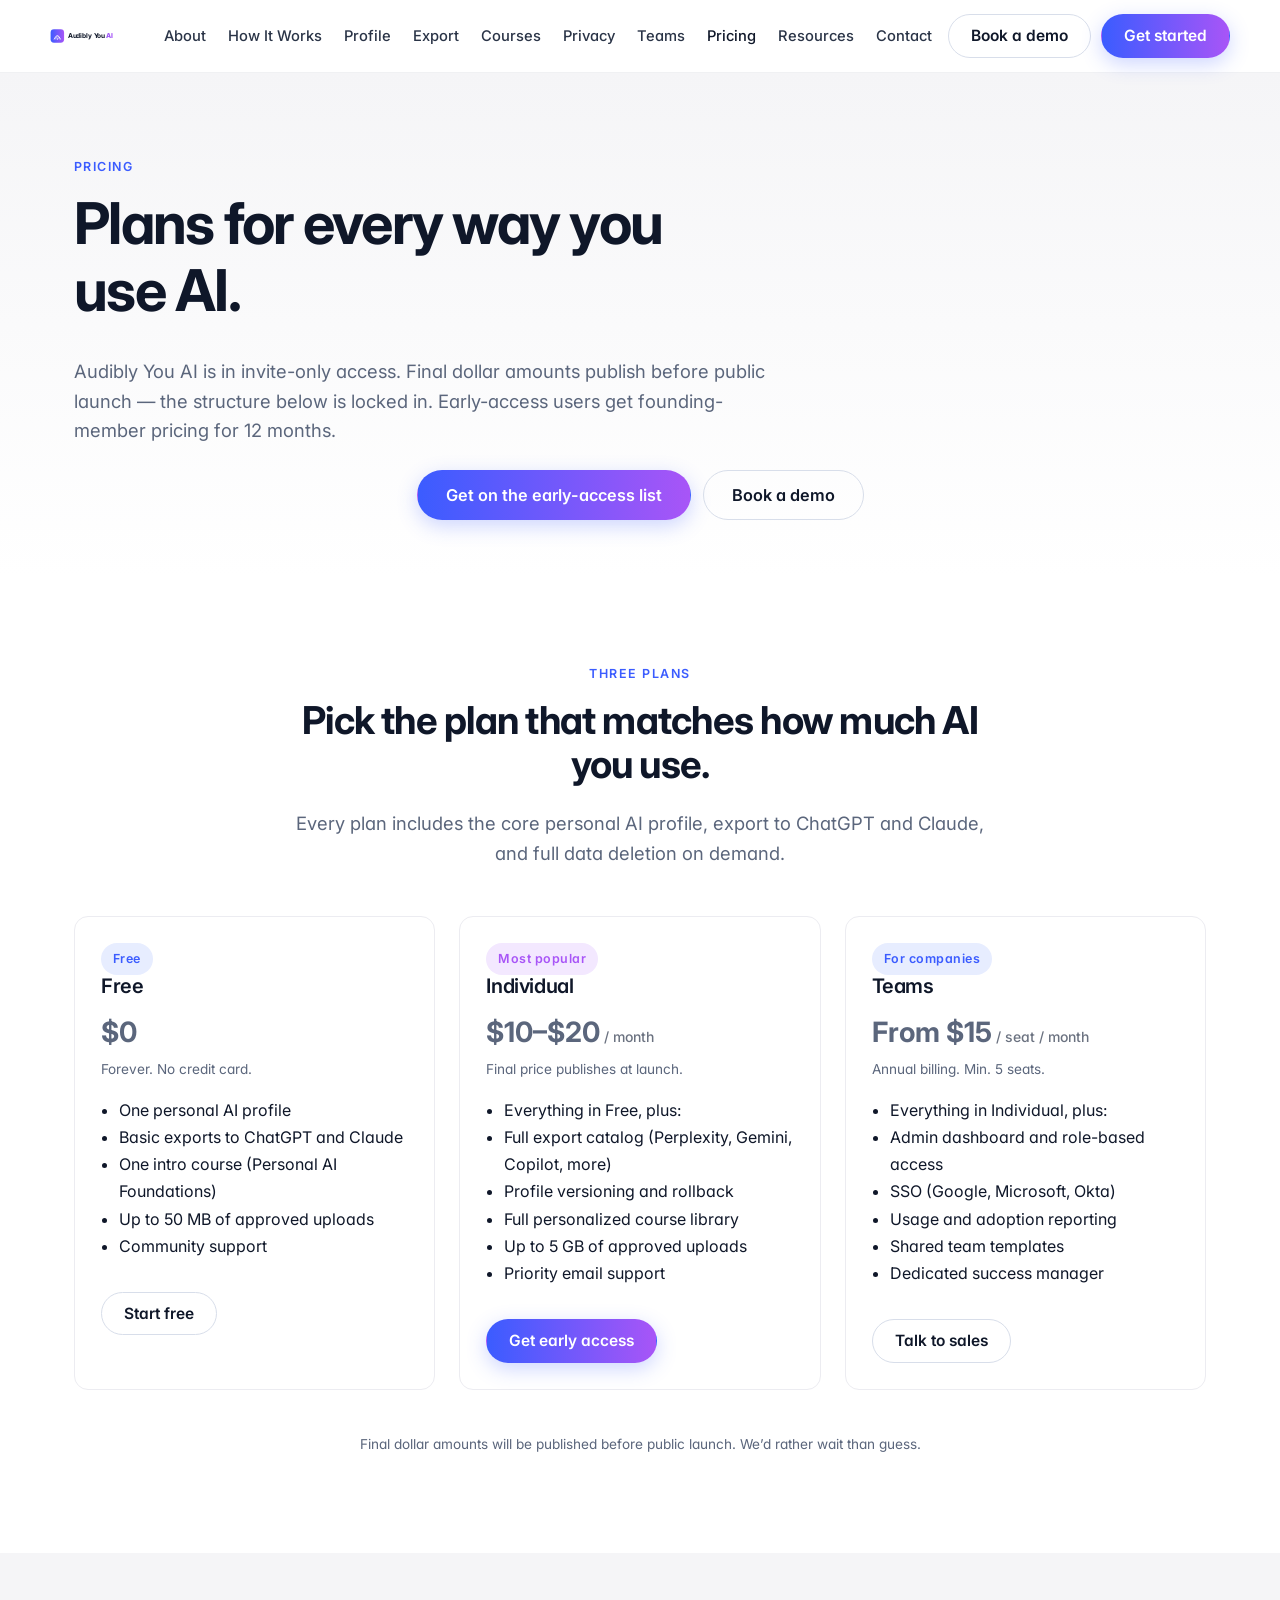
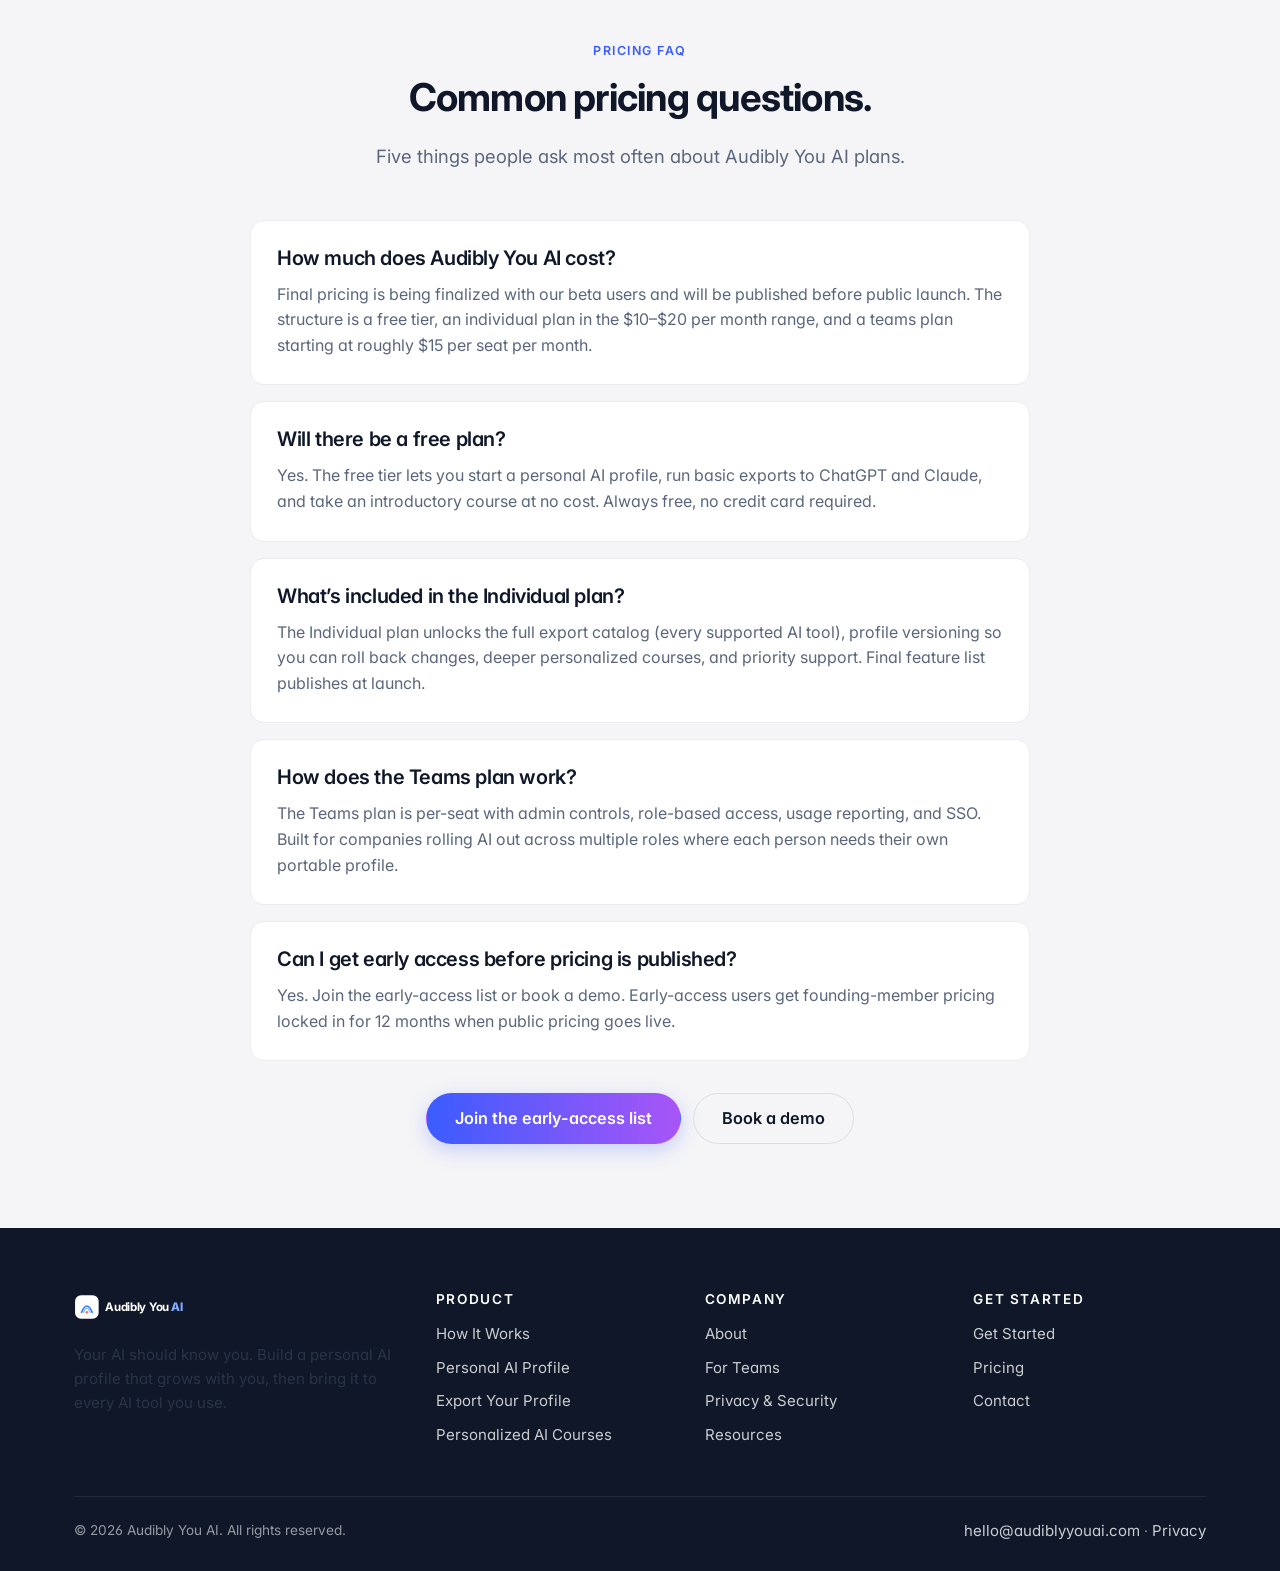
<file: pricing.html>
<!DOCTYPE html>
<html lang="en">
<head>
  <meta charset="UTF-8">
  <meta name="viewport" content="width=device-width, initial-scale=1.0">
  <title>Pricing — Audibly You AI</title>
  <meta name="description" content="Pricing for Audibly You AI is coming soon. Book a demo to get early access while we’re in invite-only mode.">
  <meta name="theme-color" content="#3B5CFF">
  <link rel="icon" type="image/svg+xml" href="favicon.svg">
  <meta property="og:type" content="website">
  <meta property="og:title" content="Pricing — Audibly You AI">
  <meta property="og:description" content="Pricing for Audibly You AI is coming soon. Book a demo to get early access while we’re in invite-only mode.">
  <meta property="og:url" content="https://audiblyyouai.com/pricing.html">
  <meta property="og:image" content="https://audiblyyouai.com/assets/images/hero-home.png">
  <meta property="og:site_name" content="Audibly You AI">
  <meta name="twitter:card" content="summary_large_image">
  <meta name="twitter:title" content="Pricing — Audibly You AI">
  <meta name="twitter:description" content="Pricing for Audibly You AI is coming soon. Book a demo to get early access while we’re in invite-only mode.">
  <meta name="twitter:image" content="https://audiblyyouai.com/assets/images/hero-home.png">
  <link rel="preconnect" href="https://fonts.googleapis.com">
  <link rel="preconnect" href="https://fonts.gstatic.com" crossorigin>
  <link href="https://fonts.googleapis.com/css2?family=Inter:wght@400;500;600;700;800&display=swap" rel="stylesheet">
  <link rel="stylesheet" href="assets/css/styles.css">

  <script type="application/ld+json">
{
  "@context": "https://schema.org",
  "@graph": [
    {
      "@type": "Organization",
      "@id": "https://d2am5u7hklj0mw.cloudfront.net/#organization",
      "name": "Audibly You AI",
      "url": "https://d2am5u7hklj0mw.cloudfront.net/",
      "logo": {
        "@type": "ImageObject",
        "url": "https://d2am5u7hklj0mw.cloudfront.net/favicon.svg",
        "width": 320,
        "height": 56
      },
      "description": "Audibly You AI builds a living personal AI profile that grows with you and exports to ChatGPT, Claude, Perplexity, and other AI tools.",
      "email": "hello@audiblyyouai.com",
      "sameAs": []
    },
    {
      "@type": "WebSite",
      "@id": "https://d2am5u7hklj0mw.cloudfront.net/#website",
      "url": "https://d2am5u7hklj0mw.cloudfront.net/",
      "name": "Audibly You AI",
      "publisher": {
        "@id": "https://d2am5u7hklj0mw.cloudfront.net/#organization"
      },
      "inLanguage": "en-US"
    },
    {
      "@type": "BreadcrumbList",
      "@id": "https://d2am5u7hklj0mw.cloudfront.net/pricing.html#breadcrumb",
      "itemListElement": [
        {
          "@type": "ListItem",
          "position": 1,
          "name": "Home",
          "item": "https://d2am5u7hklj0mw.cloudfront.net/"
        },
        {
          "@type": "ListItem",
          "position": 2,
          "name": "Pricing",
          "item": "https://d2am5u7hklj0mw.cloudfront.net/pricing.html"
        }
      ]
    },
    {
      "@type": "WebPage",
      "@id": "https://d2am5u7hklj0mw.cloudfront.net/pricing.html#webpage",
      "url": "https://d2am5u7hklj0mw.cloudfront.net/pricing.html",
      "name": "Pricing \u2014 Audibly You AI",
      "description": "Audibly You AI pricing: Free, Individual, and Teams plans. Final pricing publishes at public launch.",
      "isPartOf": {
        "@id": "https://d2am5u7hklj0mw.cloudfront.net/#website"
      },
      "inLanguage": "en-US",
      "breadcrumb": {
        "@id": "https://d2am5u7hklj0mw.cloudfront.net/pricing.html#breadcrumb"
      }
    },
    {
      "@type": "SoftwareApplication",
      "@id": "https://d2am5u7hklj0mw.cloudfront.net/#software",
      "name": "Audibly You AI",
      "applicationCategory": "BusinessApplication",
      "operatingSystem": "Web",
      "description": "A personal AI profile that learns from your approved AI conversations and uploads, then exports to ChatGPT, Claude, Perplexity, Gemini, and other AI tools.",
      "url": "https://d2am5u7hklj0mw.cloudfront.net/",
      "publisher": {
        "@id": "https://d2am5u7hklj0mw.cloudfront.net/#organization"
      },
      "offers": {
        "@type": "Offer",
        "price": "0",
        "priceCurrency": "USD",
        "availability": "https://schema.org/PreOrder",
        "description": "Free tier available at public launch. Paid plans in development."
      }
    },
    {
      "@type": "FAQPage",
      "@id": "https://d2am5u7hklj0mw.cloudfront.net/pricing.html#faq",
      "mainEntity": [
        {
          "@type": "Question",
          "name": "How much does Audibly You AI cost?",
          "acceptedAnswer": {
            "@type": "Answer",
            "text": "Final pricing is being finalized with our beta users and will be published before public launch. The structure is a free tier, an individual plan in the $10\u2013$20 per month range, and a teams plan starting at roughly $15 per seat per month."
          }
        },
        {
          "@type": "Question",
          "name": "Will there be a free plan?",
          "acceptedAnswer": {
            "@type": "Answer",
            "text": "Yes. The free tier lets you start a personal AI profile, run basic exports to ChatGPT and Claude, and take an introductory course at no cost. Always free, no credit card required."
          }
        },
        {
          "@type": "Question",
          "name": "What's included in the Individual plan?",
          "acceptedAnswer": {
            "@type": "Answer",
            "text": "The Individual plan unlocks the full export catalog (every supported AI tool), profile versioning so you can roll back changes, deeper personalized courses, and priority support. Final feature list publishes at launch."
          }
        },
        {
          "@type": "Question",
          "name": "How does the Teams plan work?",
          "acceptedAnswer": {
            "@type": "Answer",
            "text": "The Teams plan is per-seat with admin controls, role-based access, usage reporting, and SSO. Built for companies rolling AI out across multiple roles where each person needs their own portable profile."
          }
        },
        {
          "@type": "Question",
          "name": "Can I get early access before pricing is published?",
          "acceptedAnswer": {
            "@type": "Answer",
            "text": "Yes. Join the early-access list or book a demo. Early-access users get founding-member pricing locked in for 12 months when public pricing goes live."
          }
        }
      ]
    }
  ]
}
  </script>
<link rel="canonical" href="https://d2am5u7hklj0mw.cloudfront.net/pricing.html">
<script type="application/ld+json" id="nrl-jsonld">
{
  "@context": "https://schema.org",
  "@graph": [
    {
      "@type": "Organization",
      "name": "Audibly You AI",
      "url": "https://d2am5u7hklj0mw.cloudfront.net/"
    },
    {
      "@type": "WebSite",
      "name": "Audibly You AI",
      "url": "https://d2am5u7hklj0mw.cloudfront.net/",
      "inLanguage": "en-US"
    },
    {
      "@type": "FAQPage",
      "mainEntity": [
        {
          "@type": "Question",
          "name": "What do you do?",
          "acceptedAnswer": {
            "@type": "Answer",
            "text": "Audibly You AI helps customers with clear, reliable services and support."
          }
        },
        {
          "@type": "Question",
          "name": "How do I get started?",
          "acceptedAnswer": {
            "@type": "Answer",
            "text": "Use the contact page or booking link to reach out. We'll reply with next steps."
          }
        },
        {
          "@type": "Question",
          "name": "Where are you located?",
          "acceptedAnswer": {
            "@type": "Answer",
            "text": "We work with clients online and can share location details on request."
          }
        }
      ]
    }
  ]
}
</script>
</head>
<body>
  <header class="nav" role="banner">
    <div class="container nav-row">
      <a href="index.html" class="brand" aria-label="Audibly You AI home">
        <svg viewBox="0 0 320 56" xmlns="http://www.w3.org/2000/svg" role="img" aria-label="Audibly You AI"><defs><linearGradient id="ay-grad" x1="0" y1="0" x2="1" y2="0"><stop offset="0%" stop-color="#3B5CFF"/><stop offset="100%" stop-color="#A855F7"/></linearGradient></defs><rect x="2" y="6" width="44" height="44" rx="11" fill="url(#ay-grad)"/><path d="M14 38 Q24 14 34 38" fill="none" stroke="#ffffff" stroke-width="3" stroke-linecap="round"/><path d="M18 38 Q24 22 30 38" fill="none" stroke="#ffffff" stroke-width="2.4" stroke-linecap="round" opacity="0.7"/><circle cx="24" cy="38" r="2.4" fill="#ffffff"/><text x="58" y="36" font-family="Inter, system-ui, sans-serif" font-weight="700" font-size="22" fill="#0F1729" letter-spacing="-0.5">Audibly You<tspan fill="url(#ay-grad)" font-weight="800"> AI</tspan></text></svg>
      </a>
      <nav aria-label="Primary">
        <ul class="nav-links">
      <li><a href="about.html">About</a></li>
      <li><a href="how-it-works.html">How It Works</a></li>
      <li><a href="personal-ai-profile.html">Profile</a></li>
      <li><a href="export-your-profile.html">Export</a></li>
      <li><a href="personalized-ai-courses.html">Courses</a></li>
      <li><a href="privacy.html">Privacy</a></li>
      <li><a href="for-teams.html">Teams</a></li>
      <li><a href="pricing.html" class="active">Pricing</a></li>
      <li><a href="resources.html">Resources</a></li>
      <li><a href="contact.html">Contact</a></li>
        </ul>
      </nav>
      <div class="nav-cta">
        <a href="contact.html" class="btn btn-ghost">Book a demo</a>
        <a href="get-started.html" class="btn btn-primary">Get started</a>
        <button class="nav-toggle" type="button" aria-label="Toggle menu" aria-expanded="false">
          <svg viewBox="0 0 24 24" fill="none" stroke="currentColor" stroke-width="2" stroke-linecap="round"><line x1="4" y1="7" x2="20" y2="7"/><line x1="4" y1="12" x2="20" y2="12"/><line x1="4" y1="17" x2="20" y2="17"/></svg>
        </button>
      </div>
    </div>
  </header>

  <main id="main">
  <section class="subhero">
    <div class="container">
      <span class="eyebrow">Pricing</span>
      <h1>Plans for every way you use AI.</h1>
      <p class="lead">Audibly You AI is in invite-only access. Final dollar amounts publish before public launch &mdash; the structure below is locked in. Early-access users get founding-member pricing for 12 months.</p>
      <div class="cta-actions" style="justify-content:center;margin-top:24px;">
        <a href="get-started.html" class="btn btn-primary btn-lg">Get on the early-access list</a>
        <a href="contact.html" class="btn btn-ghost btn-lg">Book a demo</a>
      </div>
    </div>
  </section>

  <section class="section">
    <div class="container">
      <div class="section-head">
        <span class="eyebrow">Three plans</span>
        <h2>Pick the plan that matches how much AI you use.</h2>
        <p class="lead">Every plan includes the core personal AI profile, export to ChatGPT and Claude, and full data deletion on demand.</p>
      </div>
      <div class="grid grid-3">

        <div class="card">
          <span class="pill badge">Free</span>
          <h3>Free</h3>
          <p style="font-size:28px;font-weight:700;margin:8px 0 4px;">$0</p>
          <p class="fine-print" style="margin-bottom:16px;">Forever. No credit card.</p>
          <ul style="text-align:left;padding-left:18px;line-height:1.7;">
            <li>One personal AI profile</li>
            <li>Basic exports to ChatGPT and Claude</li>
            <li>One intro course (Personal AI Foundations)</li>
            <li>Up to 50 MB of approved uploads</li>
            <li>Community support</li>
          </ul>
          <a href="get-started.html" class="btn btn-ghost" style="margin-top:16px;">Start free</a>
        </div>

        <div class="card">
          <span class="pill coral badge">Most popular</span>
          <h3>Individual</h3>
          <p style="font-size:28px;font-weight:700;margin:8px 0 4px;">$10&ndash;$20<span style="font-size:14px;font-weight:500;color:#6b7280;">&nbsp;/ month</span></p>
          <p class="fine-print" style="margin-bottom:16px;">Final price publishes at launch.</p>
          <ul style="text-align:left;padding-left:18px;line-height:1.7;">
            <li>Everything in Free, plus:</li>
            <li>Full export catalog (Perplexity, Gemini, Copilot, more)</li>
            <li>Profile versioning and rollback</li>
            <li>Full personalized course library</li>
            <li>Up to 5 GB of approved uploads</li>
            <li>Priority email support</li>
          </ul>
          <a href="get-started.html" class="btn btn-primary" style="margin-top:16px;">Get early access</a>
        </div>

        <div class="card">
          <span class="pill badge">For companies</span>
          <h3>Teams</h3>
          <p style="font-size:28px;font-weight:700;margin:8px 0 4px;">From $15<span style="font-size:14px;font-weight:500;color:#6b7280;">&nbsp;/ seat / month</span></p>
          <p class="fine-print" style="margin-bottom:16px;">Annual billing. Min. 5 seats.</p>
          <ul style="text-align:left;padding-left:18px;line-height:1.7;">
            <li>Everything in Individual, plus:</li>
            <li>Admin dashboard and role-based access</li>
            <li>SSO (Google, Microsoft, Okta)</li>
            <li>Usage and adoption reporting</li>
            <li>Shared team templates</li>
            <li>Dedicated success manager</li>
          </ul>
          <a href="contact.html" class="btn btn-ghost" style="margin-top:16px;">Talk to sales</a>
        </div>

      </div>
      <p class="fine-print text-center mt-6">Final dollar amounts will be published before public launch. We&rsquo;d rather wait than guess.</p>
    </div>
  </section>

  <section class="section surface-soft">
    <div class="container">
      <div class="section-head">
        <span class="eyebrow">Pricing FAQ</span>
        <h2>Common pricing questions.</h2>
        <p class="lead">Five things people ask most often about Audibly You AI plans.</p>
      </div>
      <div style="max-width:780px;margin:0 auto;">

        <div class="card" style="text-align:left;margin-bottom:16px;">
          <h3>How much does Audibly You AI cost?</h3>
          <p>Final pricing is being finalized with our beta users and will be published before public launch. The structure is a free tier, an individual plan in the $10&ndash;$20 per month range, and a teams plan starting at roughly $15 per seat per month.</p>
        </div>

        <div class="card" style="text-align:left;margin-bottom:16px;">
          <h3>Will there be a free plan?</h3>
          <p>Yes. The free tier lets you start a personal AI profile, run basic exports to ChatGPT and Claude, and take an introductory course at no cost. Always free, no credit card required.</p>
        </div>

        <div class="card" style="text-align:left;margin-bottom:16px;">
          <h3>What&rsquo;s included in the Individual plan?</h3>
          <p>The Individual plan unlocks the full export catalog (every supported AI tool), profile versioning so you can roll back changes, deeper personalized courses, and priority support. Final feature list publishes at launch.</p>
        </div>

        <div class="card" style="text-align:left;margin-bottom:16px;">
          <h3>How does the Teams plan work?</h3>
          <p>The Teams plan is per-seat with admin controls, role-based access, usage reporting, and SSO. Built for companies rolling AI out across multiple roles where each person needs their own portable profile.</p>
        </div>

        <div class="card" style="text-align:left;margin-bottom:16px;">
          <h3>Can I get early access before pricing is published?</h3>
          <p>Yes. Join the early-access list or book a demo. Early-access users get founding-member pricing locked in for 12 months when public pricing goes live.</p>
        </div>

      </div>
      <div class="cta-actions" style="justify-content:center;margin-top:32px;">
        <a href="get-started.html" class="btn btn-primary btn-lg">Join the early-access list</a>
        <a href="contact.html" class="btn btn-ghost btn-lg">Book a demo</a>
      </div>
    </div>
  </section>

  </main>
  <footer class="footer">
    <div class="container">
      <div class="footer-grid">
        <div>
          <a href="index.html" class="brand" aria-label="Audibly You AI home">
            <svg viewBox="0 0 320 56" xmlns="http://www.w3.org/2000/svg" role="img" aria-label="Audibly You AI"><rect x="2" y="6" width="44" height="44" rx="11" fill="#ffffff"/><path d="M14 38 Q24 14 34 38" fill="none" stroke="#2E7BFF" stroke-width="3" stroke-linecap="round"/><path d="M18 38 Q24 22 30 38" fill="none" stroke="#7DABFF" stroke-width="2.4" stroke-linecap="round" opacity="0.85"/><circle cx="24" cy="38" r="2.4" fill="#FF6B5B"/><text x="58" y="36" font-family="Inter, system-ui, sans-serif" font-weight="700" font-size="22" fill="#ffffff" letter-spacing="-0.5">Audibly You<tspan fill="#7DABFF" font-weight="800"> AI</tspan></text></svg>
          </a>
          <p class="footer-tagline">Your AI should know you. Build a personal AI profile that grows with you, then bring it to every AI tool you use.</p>
        </div>
      <div>
        <h4>Product</h4>
        <ul>
          <li><a href="how-it-works.html">How It Works</a></li>
          <li><a href="personal-ai-profile.html">Personal AI Profile</a></li>
          <li><a href="export-your-profile.html">Export Your Profile</a></li>
          <li><a href="personalized-ai-courses.html">Personalized AI Courses</a></li>
        </ul>
      </div>
      <div>
        <h4>Company</h4>
        <ul>
          <li><a href="about.html">About</a></li>
          <li><a href="for-teams.html">For Teams</a></li>
          <li><a href="privacy.html">Privacy & Security</a></li>
          <li><a href="resources.html">Resources</a></li>
        </ul>
      </div>
      <div>
        <h4>Get started</h4>
        <ul>
          <li><a href="get-started.html">Get Started</a></li>
          <li><a href="pricing.html">Pricing</a></li>
          <li><a href="contact.html">Contact</a></li>
        </ul>
      </div>
      </div>
      <div class="footer-bottom">
        <span>&copy; <span id="year">2025</span> Audibly You AI. All rights reserved.</span>
        <span><a href="mailto:hello@audiblyyouai.com">hello@audiblyyouai.com</a> &middot; <a href="privacy.html">Privacy</a></span>
      </div>
    </div>
  </footer>

  <script src="assets/js/site.js" defer></script>
</body>
</html>
</file>
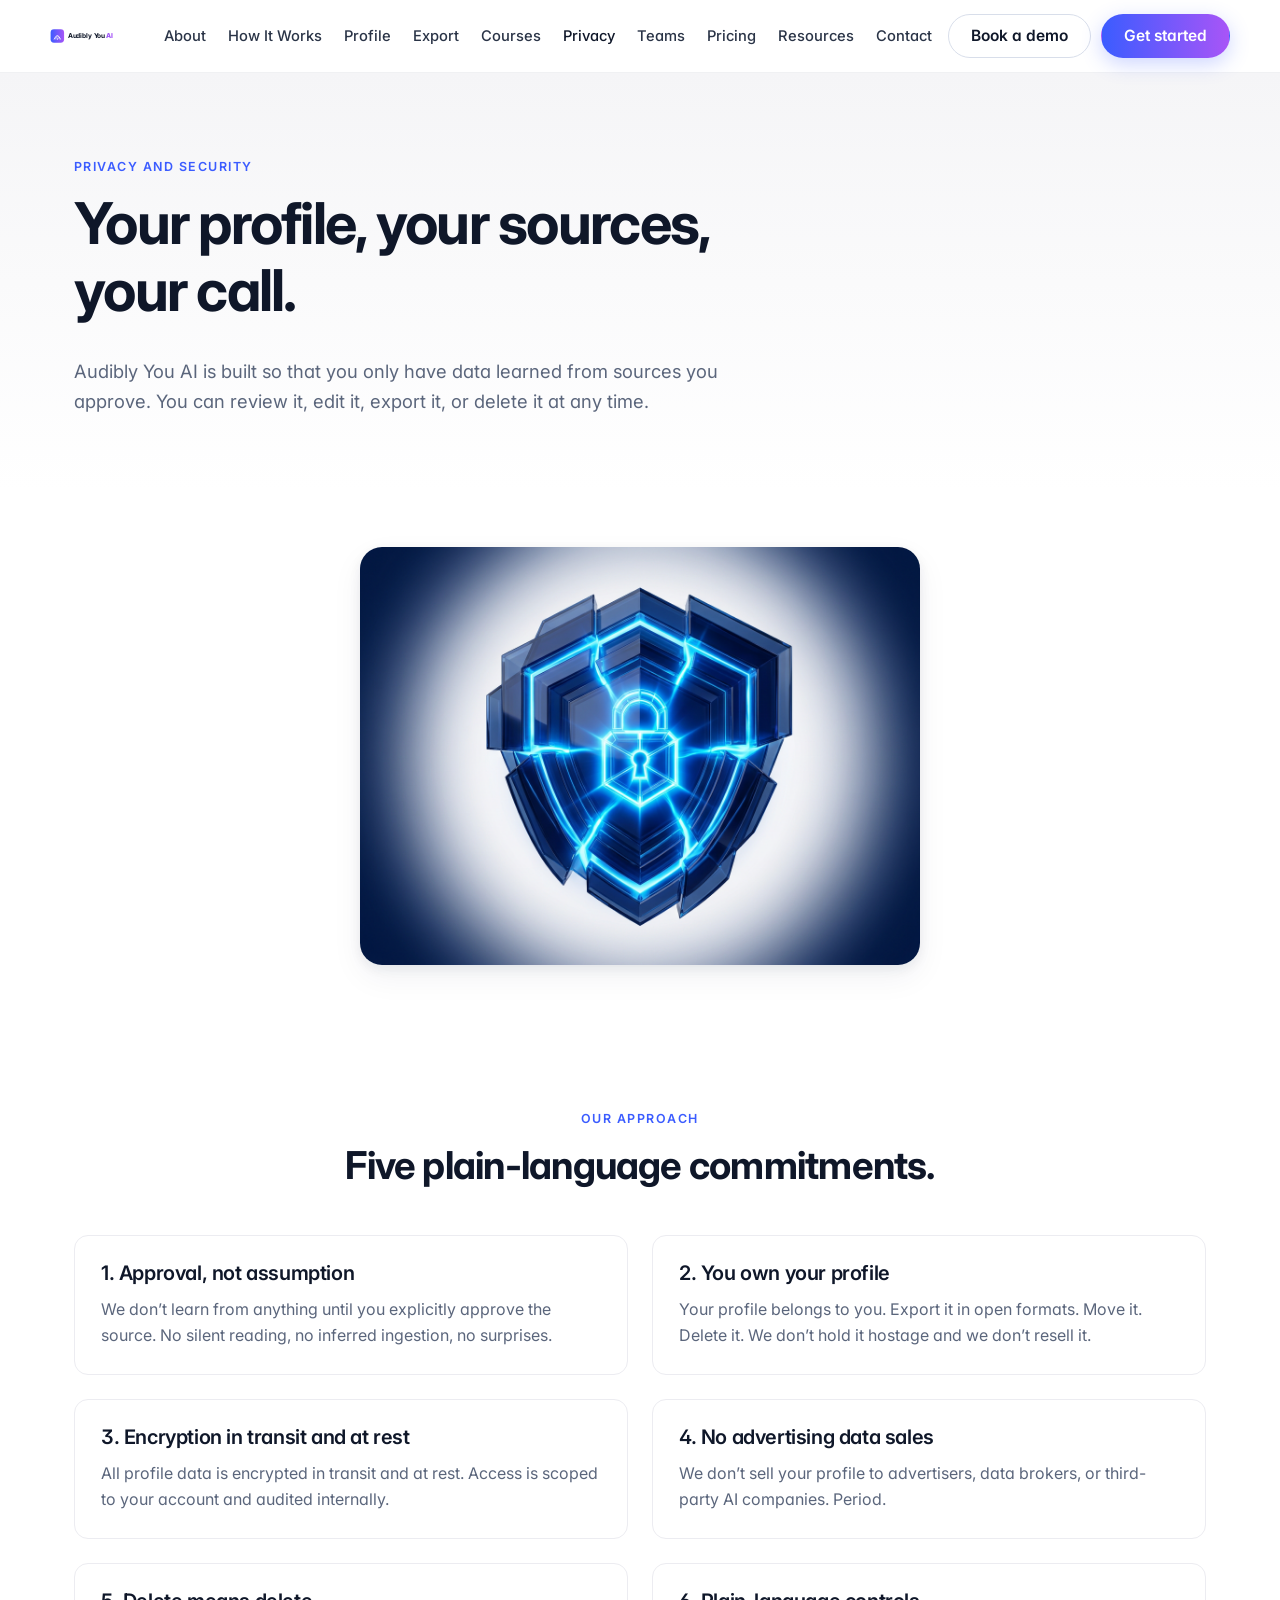
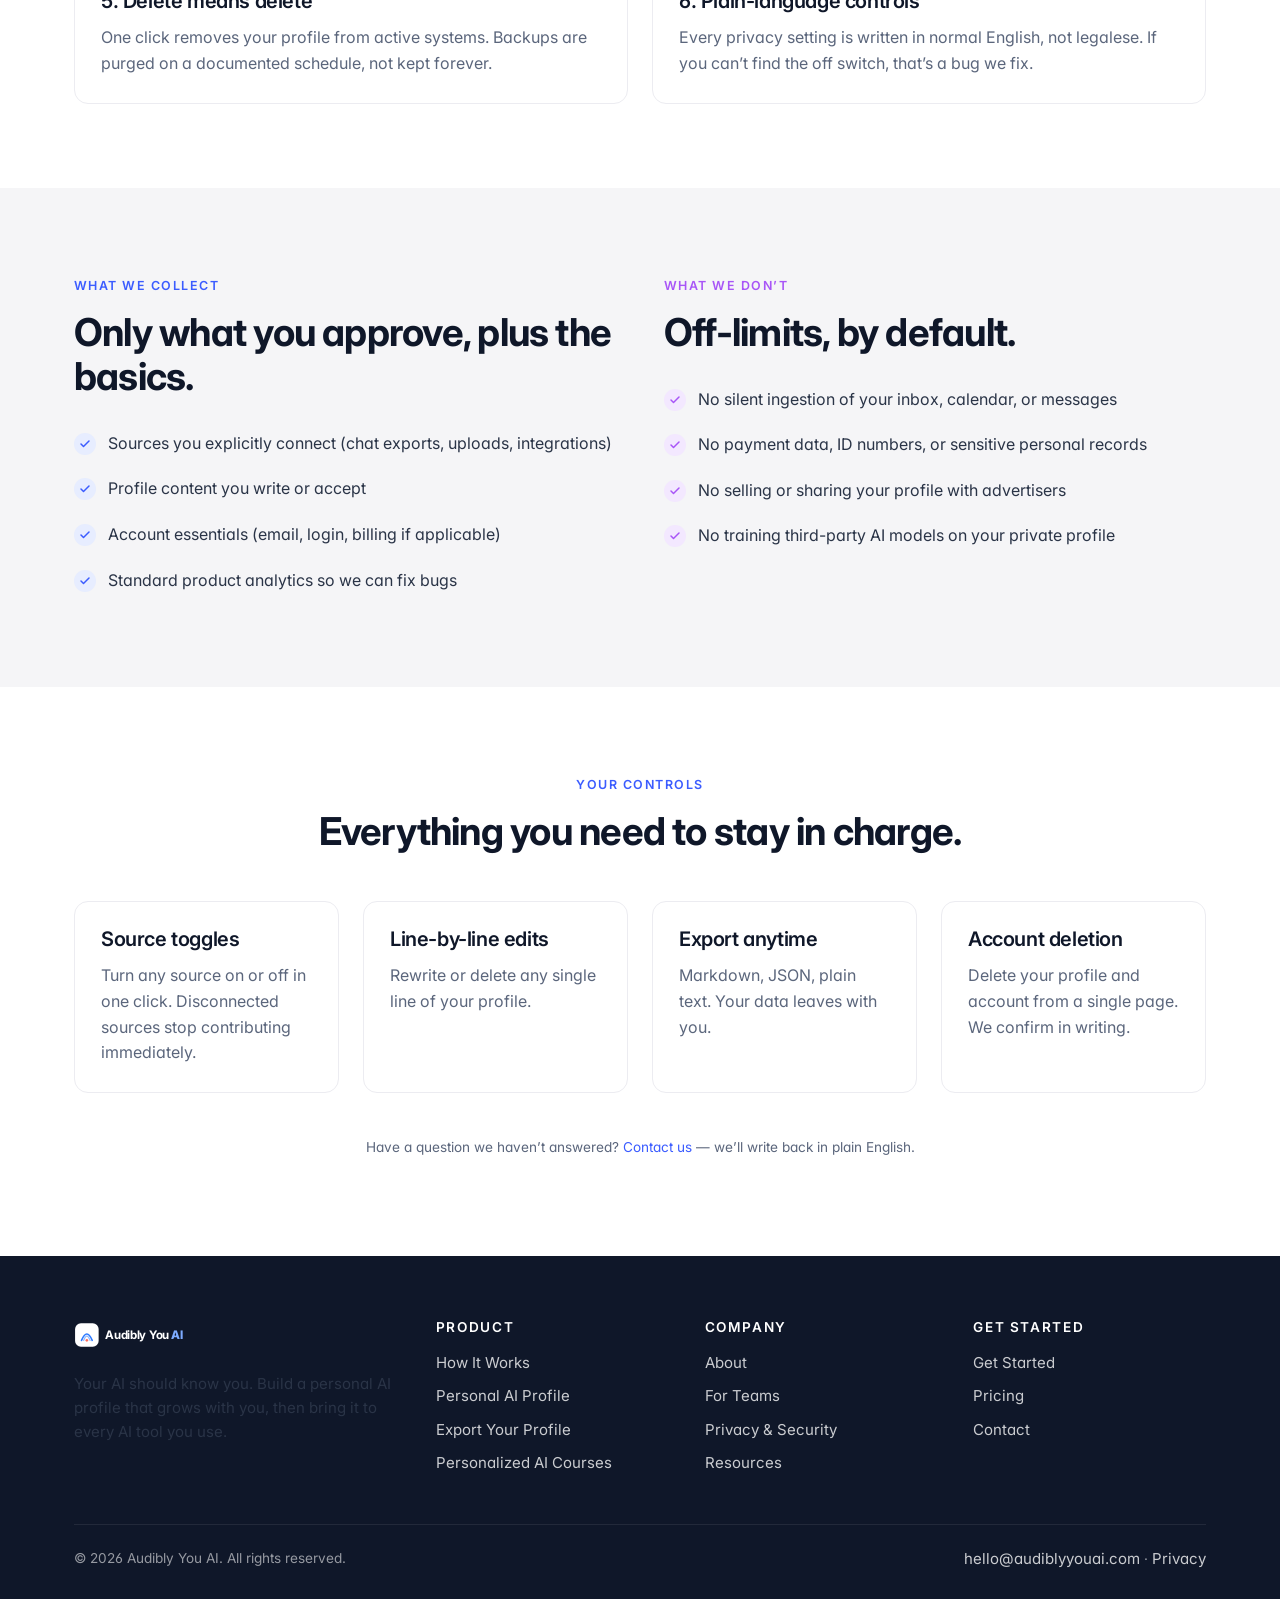
<file: privacy.html>
<!DOCTYPE html>
<html lang="en">
<head>
  <meta charset="UTF-8">
  <meta name="viewport" content="width=device-width, initial-scale=1.0">
  <title>Privacy and Security — Audibly You AI</title>
  <meta name="description" content="Audibly You AI is built around your control. See exactly what we collect, what we don’t, and the plain-language commitments we make on your data.">
  <meta name="theme-color" content="#3B5CFF">
  <link rel="icon" type="image/svg+xml" href="favicon.svg">
  <meta property="og:type" content="website">
  <meta property="og:title" content="Privacy and Security — Audibly You AI">
  <meta property="og:description" content="Audibly You AI is built around your control. See exactly what we collect, what we don’t, and the plain-language commitments we make on your data.">
  <meta property="og:url" content="https://audiblyyouai.com/privacy.html">
  <meta property="og:image" content="https://audiblyyouai.com/assets/images/hero-home.png">
  <meta property="og:site_name" content="Audibly You AI">
  <meta name="twitter:card" content="summary_large_image">
  <meta name="twitter:title" content="Privacy and Security — Audibly You AI">
  <meta name="twitter:description" content="Audibly You AI is built around your control. See exactly what we collect, what we don’t, and the plain-language commitments we make on your data.">
  <meta name="twitter:image" content="https://audiblyyouai.com/assets/images/hero-home.png">
  <link rel="preconnect" href="https://fonts.googleapis.com">
  <link rel="preconnect" href="https://fonts.gstatic.com" crossorigin>
  <link href="https://fonts.googleapis.com/css2?family=Inter:wght@400;500;600;700;800&display=swap" rel="stylesheet">
  <link rel="stylesheet" href="assets/css/styles.css">

  <script type="application/ld+json">
{
  "@context": "https://schema.org",
  "@graph": [
    {
      "@type": "Organization",
      "@id": "https://d2am5u7hklj0mw.cloudfront.net/#organization",
      "name": "Audibly You AI",
      "url": "https://d2am5u7hklj0mw.cloudfront.net/",
      "logo": {
        "@type": "ImageObject",
        "url": "https://d2am5u7hklj0mw.cloudfront.net/favicon.svg",
        "width": 320,
        "height": 56
      },
      "description": "Audibly You AI builds a living personal AI profile that grows with you and exports to ChatGPT, Claude, Perplexity, and other AI tools.",
      "email": "hello@audiblyyouai.com",
      "sameAs": []
    },
    {
      "@type": "WebSite",
      "@id": "https://d2am5u7hklj0mw.cloudfront.net/#website",
      "url": "https://d2am5u7hklj0mw.cloudfront.net/",
      "name": "Audibly You AI",
      "publisher": {
        "@id": "https://d2am5u7hklj0mw.cloudfront.net/#organization"
      },
      "inLanguage": "en-US"
    },
    {
      "@type": "BreadcrumbList",
      "@id": "https://d2am5u7hklj0mw.cloudfront.net/privacy.html#breadcrumb",
      "itemListElement": [
        {
          "@type": "ListItem",
          "position": 1,
          "name": "Home",
          "item": "https://d2am5u7hklj0mw.cloudfront.net/"
        },
        {
          "@type": "ListItem",
          "position": 2,
          "name": "Privacy",
          "item": "https://d2am5u7hklj0mw.cloudfront.net/privacy.html"
        }
      ]
    },
    {
      "@type": "WebPage",
      "@id": "https://d2am5u7hklj0mw.cloudfront.net/privacy.html#webpage",
      "url": "https://d2am5u7hklj0mw.cloudfront.net/privacy.html",
      "name": "Privacy & Security \u2014 Audibly You AI",
      "description": "How Audibly You AI protects your personal AI profile and the data inside it.",
      "isPartOf": {
        "@id": "https://d2am5u7hklj0mw.cloudfront.net/#website"
      },
      "inLanguage": "en-US",
      "breadcrumb": {
        "@id": "https://d2am5u7hklj0mw.cloudfront.net/privacy.html#breadcrumb"
      }
    }
  ]
}
  </script>
<link rel="canonical" href="https://d2am5u7hklj0mw.cloudfront.net/privacy.html">
<script type="application/ld+json" id="nrl-jsonld">
{
  "@context": "https://schema.org",
  "@graph": [
    {
      "@type": "Organization",
      "name": "Audibly You AI",
      "url": "https://d2am5u7hklj0mw.cloudfront.net/"
    },
    {
      "@type": "WebSite",
      "name": "Audibly You AI",
      "url": "https://d2am5u7hklj0mw.cloudfront.net/",
      "inLanguage": "en-US"
    }
  ]
}
</script>
</head>
<body>
  <header class="nav" role="banner">
    <div class="container nav-row">
      <a href="index.html" class="brand" aria-label="Audibly You AI home">
        <svg viewBox="0 0 320 56" xmlns="http://www.w3.org/2000/svg" role="img" aria-label="Audibly You AI"><defs><linearGradient id="ay-grad" x1="0" y1="0" x2="1" y2="0"><stop offset="0%" stop-color="#3B5CFF"/><stop offset="100%" stop-color="#A855F7"/></linearGradient></defs><rect x="2" y="6" width="44" height="44" rx="11" fill="url(#ay-grad)"/><path d="M14 38 Q24 14 34 38" fill="none" stroke="#ffffff" stroke-width="3" stroke-linecap="round"/><path d="M18 38 Q24 22 30 38" fill="none" stroke="#ffffff" stroke-width="2.4" stroke-linecap="round" opacity="0.7"/><circle cx="24" cy="38" r="2.4" fill="#ffffff"/><text x="58" y="36" font-family="Inter, system-ui, sans-serif" font-weight="700" font-size="22" fill="#0F1729" letter-spacing="-0.5">Audibly You<tspan fill="url(#ay-grad)" font-weight="800"> AI</tspan></text></svg>
      </a>
      <nav aria-label="Primary">
        <ul class="nav-links">
      <li><a href="about.html">About</a></li>
      <li><a href="how-it-works.html">How It Works</a></li>
      <li><a href="personal-ai-profile.html">Profile</a></li>
      <li><a href="export-your-profile.html">Export</a></li>
      <li><a href="personalized-ai-courses.html">Courses</a></li>
      <li><a href="privacy.html" class="active">Privacy</a></li>
      <li><a href="for-teams.html">Teams</a></li>
      <li><a href="pricing.html">Pricing</a></li>
      <li><a href="resources.html">Resources</a></li>
      <li><a href="contact.html">Contact</a></li>
        </ul>
      </nav>
      <div class="nav-cta">
        <a href="contact.html" class="btn btn-ghost">Book a demo</a>
        <a href="get-started.html" class="btn btn-primary">Get started</a>
        <button class="nav-toggle" type="button" aria-label="Toggle menu" aria-expanded="false">
          <svg viewBox="0 0 24 24" fill="none" stroke="currentColor" stroke-width="2" stroke-linecap="round"><line x1="4" y1="7" x2="20" y2="7"/><line x1="4" y1="12" x2="20" y2="12"/><line x1="4" y1="17" x2="20" y2="17"/></svg>
        </button>
      </div>
    </div>
  </header>

  <main id="main">
  <section class="subhero">
    <div class="container">
      <span class="eyebrow">Privacy and security</span>
      <h1>Your profile, your sources, your call.</h1>
      <p class="lead">Audibly You AI is built so that you only have data learned from sources you approve. You can review it, edit it, export it, or delete it at any time.</p>
    </div>
  </section>

  <section class="section-tight">
    <div class="container">
      <img src="assets/images/privacy-shield.png" alt="A geometric translucent navy shield with a glowing electric-blue lock at its center, representing privacy and security." style="border-radius:var(--radius-lg);box-shadow:var(--shadow-md);max-width:560px;margin:0 auto;" loading="lazy">
    </div>
  </section>

  <section class="section">
    <div class="container">
      <div class="section-head">
        <span class="eyebrow">Our approach</span>
        <h2>Five plain-language commitments.</h2>
      </div>
      <div class="grid grid-2">
        <div class="card">
          <h3>1. Approval, not assumption</h3>
          <p>We don&rsquo;t learn from anything until you explicitly approve the source. No silent reading, no inferred ingestion, no surprises.</p>
        </div>
        <div class="card">
          <h3>2. You own your profile</h3>
          <p>Your profile belongs to you. Export it in open formats. Move it. Delete it. We don&rsquo;t hold it hostage and we don&rsquo;t resell it.</p>
        </div>
        <div class="card">
          <h3>3. Encryption in transit and at rest</h3>
          <p>All profile data is encrypted in transit and at rest. Access is scoped to your account and audited internally.</p>
        </div>
        <div class="card">
          <h3>4. No advertising data sales</h3>
          <p>We don&rsquo;t sell your profile to advertisers, data brokers, or third-party AI companies. Period.</p>
        </div>
        <div class="card">
          <h3>5. Delete means delete</h3>
          <p>One click removes your profile from active systems. Backups are purged on a documented schedule, not kept forever.</p>
        </div>
        <div class="card">
          <h3>6. Plain-language controls</h3>
          <p>Every privacy setting is written in normal English, not legalese. If you can&rsquo;t find the off switch, that&rsquo;s a bug we fix.</p>
        </div>
      </div>
    </div>
  </section>

  <section class="section surface-soft">
    <div class="container">
      <div class="grid grid-2" style="gap:48px;">
        <div>
          <span class="eyebrow">What we collect</span>
          <h2>Only what you approve, plus the basics.</h2>
          <ul class="check-list mt-2">
            <li>Sources you explicitly connect (chat exports, uploads, integrations)</li>
            <li>Profile content you write or accept</li>
            <li>Account essentials (email, login, billing if applicable)</li>
            <li>Standard product analytics so we can fix bugs</li>
          </ul>
        </div>
        <div>
          <span class="eyebrow coral">What we don&rsquo;t</span>
          <h2>Off-limits, by default.</h2>
          <ul class="check-list coral mt-2">
            <li>No silent ingestion of your inbox, calendar, or messages</li>
            <li>No payment data, ID numbers, or sensitive personal records</li>
            <li>No selling or sharing your profile with advertisers</li>
            <li>No training third-party AI models on your private profile</li>
          </ul>
        </div>
      </div>
    </div>
  </section>

  <section class="section">
    <div class="container">
      <div class="section-head">
        <span class="eyebrow">Your controls</span>
        <h2>Everything you need to stay in charge.</h2>
      </div>
      <div class="grid grid-4">
        <div class="card"><h3>Source toggles</h3><p>Turn any source on or off in one click. Disconnected sources stop contributing immediately.</p></div>
        <div class="card"><h3>Line-by-line edits</h3><p>Rewrite or delete any single line of your profile.</p></div>
        <div class="card"><h3>Export anytime</h3><p>Markdown, JSON, plain text. Your data leaves with you.</p></div>
        <div class="card"><h3>Account deletion</h3><p>Delete your profile and account from a single page. We confirm in writing.</p></div>
      </div>
      <p class="fine-print mt-6 text-center">Have a question we haven&rsquo;t answered? <a href="contact.html">Contact us</a> &mdash; we&rsquo;ll write back in plain English.</p>
    </div>
  </section>

  </main>
  <footer class="footer">
    <div class="container">
      <div class="footer-grid">
        <div>
          <a href="index.html" class="brand" aria-label="Audibly You AI home">
            <svg viewBox="0 0 320 56" xmlns="http://www.w3.org/2000/svg" role="img" aria-label="Audibly You AI"><rect x="2" y="6" width="44" height="44" rx="11" fill="#ffffff"/><path d="M14 38 Q24 14 34 38" fill="none" stroke="#2E7BFF" stroke-width="3" stroke-linecap="round"/><path d="M18 38 Q24 22 30 38" fill="none" stroke="#7DABFF" stroke-width="2.4" stroke-linecap="round" opacity="0.85"/><circle cx="24" cy="38" r="2.4" fill="#FF6B5B"/><text x="58" y="36" font-family="Inter, system-ui, sans-serif" font-weight="700" font-size="22" fill="#ffffff" letter-spacing="-0.5">Audibly You<tspan fill="#7DABFF" font-weight="800"> AI</tspan></text></svg>
          </a>
          <p class="footer-tagline">Your AI should know you. Build a personal AI profile that grows with you, then bring it to every AI tool you use.</p>
        </div>
      <div>
        <h4>Product</h4>
        <ul>
          <li><a href="how-it-works.html">How It Works</a></li>
          <li><a href="personal-ai-profile.html">Personal AI Profile</a></li>
          <li><a href="export-your-profile.html">Export Your Profile</a></li>
          <li><a href="personalized-ai-courses.html">Personalized AI Courses</a></li>
        </ul>
      </div>
      <div>
        <h4>Company</h4>
        <ul>
          <li><a href="about.html">About</a></li>
          <li><a href="for-teams.html">For Teams</a></li>
          <li><a href="privacy.html">Privacy & Security</a></li>
          <li><a href="resources.html">Resources</a></li>
        </ul>
      </div>
      <div>
        <h4>Get started</h4>
        <ul>
          <li><a href="get-started.html">Get Started</a></li>
          <li><a href="pricing.html">Pricing</a></li>
          <li><a href="contact.html">Contact</a></li>
        </ul>
      </div>
      </div>
      <div class="footer-bottom">
        <span>&copy; <span id="year">2025</span> Audibly You AI. All rights reserved.</span>
        <span><a href="mailto:hello@audiblyyouai.com">hello@audiblyyouai.com</a> &middot; <a href="privacy.html">Privacy</a></span>
      </div>
    </div>
  </footer>

  <script src="assets/js/site.js" defer></script>
</body>
</html>
</file>
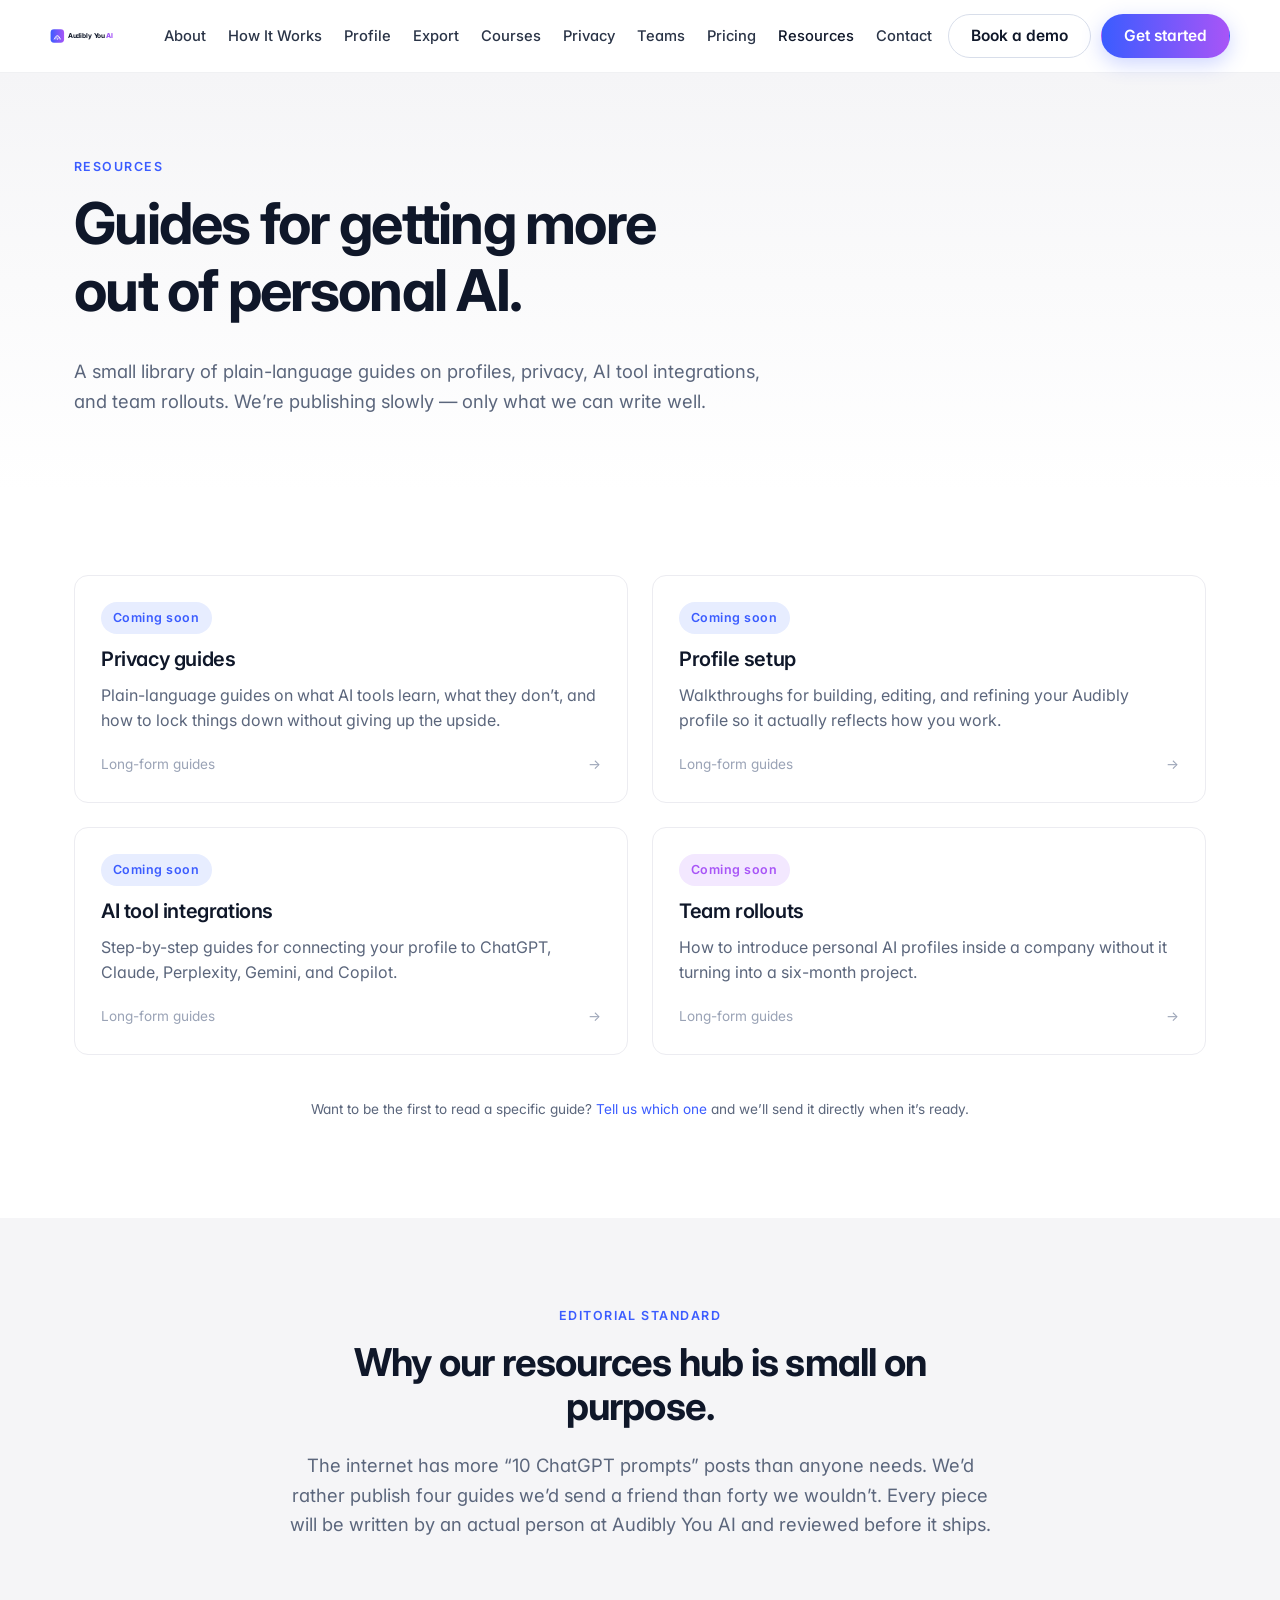
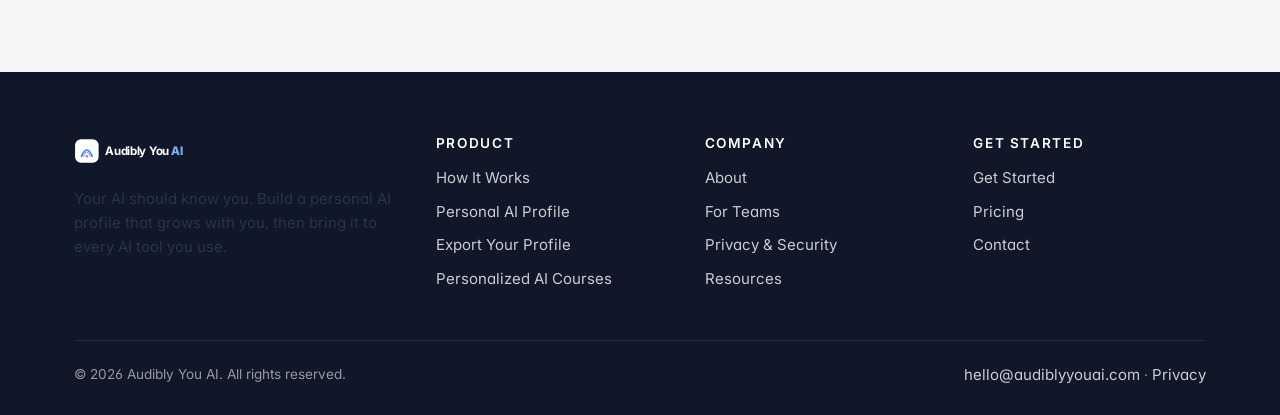
<file: resources.html>
<!DOCTYPE html>
<html lang="en">
<head>
  <meta charset="UTF-8">
  <meta name="viewport" content="width=device-width, initial-scale=1.0">
  <title>Resources — Audibly You AI</title>
  <meta name="description" content="Plain-language guides on personal AI profiles, privacy, AI tool integrations, and team rollouts. New guides coming soon.">
  <meta name="theme-color" content="#3B5CFF">
  <link rel="icon" type="image/svg+xml" href="favicon.svg">
  <meta property="og:type" content="website">
  <meta property="og:title" content="Resources — Audibly You AI">
  <meta property="og:description" content="Plain-language guides on personal AI profiles, privacy, AI tool integrations, and team rollouts. New guides coming soon.">
  <meta property="og:url" content="https://audiblyyouai.com/resources.html">
  <meta property="og:image" content="https://audiblyyouai.com/assets/images/hero-home.png">
  <meta property="og:site_name" content="Audibly You AI">
  <meta name="twitter:card" content="summary_large_image">
  <meta name="twitter:title" content="Resources — Audibly You AI">
  <meta name="twitter:description" content="Plain-language guides on personal AI profiles, privacy, AI tool integrations, and team rollouts. New guides coming soon.">
  <meta name="twitter:image" content="https://audiblyyouai.com/assets/images/hero-home.png">
  <link rel="preconnect" href="https://fonts.googleapis.com">
  <link rel="preconnect" href="https://fonts.gstatic.com" crossorigin>
  <link href="https://fonts.googleapis.com/css2?family=Inter:wght@400;500;600;700;800&display=swap" rel="stylesheet">
  <link rel="stylesheet" href="assets/css/styles.css">

  <script type="application/ld+json">
{
  "@context": "https://schema.org",
  "@graph": [
    {
      "@type": "Organization",
      "@id": "https://d2am5u7hklj0mw.cloudfront.net/#organization",
      "name": "Audibly You AI",
      "url": "https://d2am5u7hklj0mw.cloudfront.net/",
      "logo": {
        "@type": "ImageObject",
        "url": "https://d2am5u7hklj0mw.cloudfront.net/favicon.svg",
        "width": 320,
        "height": 56
      },
      "description": "Audibly You AI builds a living personal AI profile that grows with you and exports to ChatGPT, Claude, Perplexity, and other AI tools.",
      "email": "hello@audiblyyouai.com",
      "sameAs": []
    },
    {
      "@type": "WebSite",
      "@id": "https://d2am5u7hklj0mw.cloudfront.net/#website",
      "url": "https://d2am5u7hklj0mw.cloudfront.net/",
      "name": "Audibly You AI",
      "publisher": {
        "@id": "https://d2am5u7hklj0mw.cloudfront.net/#organization"
      },
      "inLanguage": "en-US"
    },
    {
      "@type": "BreadcrumbList",
      "@id": "https://d2am5u7hklj0mw.cloudfront.net/resources.html#breadcrumb",
      "itemListElement": [
        {
          "@type": "ListItem",
          "position": 1,
          "name": "Home",
          "item": "https://d2am5u7hklj0mw.cloudfront.net/"
        },
        {
          "@type": "ListItem",
          "position": 2,
          "name": "Resources",
          "item": "https://d2am5u7hklj0mw.cloudfront.net/resources.html"
        }
      ]
    },
    {
      "@type": "WebPage",
      "@id": "https://d2am5u7hklj0mw.cloudfront.net/resources.html#webpage",
      "url": "https://d2am5u7hklj0mw.cloudfront.net/resources.html",
      "name": "Resources \u2014 Audibly You AI",
      "description": "Articles, guides, and updates about personal AI profiles and AI portability.",
      "isPartOf": {
        "@id": "https://d2am5u7hklj0mw.cloudfront.net/#website"
      },
      "inLanguage": "en-US",
      "breadcrumb": {
        "@id": "https://d2am5u7hklj0mw.cloudfront.net/resources.html#breadcrumb"
      }
    }
  ]
}
  </script>
<link rel="canonical" href="https://d2am5u7hklj0mw.cloudfront.net/resources.html">
<script type="application/ld+json" id="nrl-jsonld">
{
  "@context": "https://schema.org",
  "@graph": [
    {
      "@type": "Organization",
      "name": "Audibly You AI",
      "url": "https://d2am5u7hklj0mw.cloudfront.net/"
    },
    {
      "@type": "WebSite",
      "name": "Audibly You AI",
      "url": "https://d2am5u7hklj0mw.cloudfront.net/",
      "inLanguage": "en-US"
    }
  ]
}
</script>
</head>
<body>
  <header class="nav" role="banner">
    <div class="container nav-row">
      <a href="index.html" class="brand" aria-label="Audibly You AI home">
        <svg viewBox="0 0 320 56" xmlns="http://www.w3.org/2000/svg" role="img" aria-label="Audibly You AI"><defs><linearGradient id="ay-grad" x1="0" y1="0" x2="1" y2="0"><stop offset="0%" stop-color="#3B5CFF"/><stop offset="100%" stop-color="#A855F7"/></linearGradient></defs><rect x="2" y="6" width="44" height="44" rx="11" fill="url(#ay-grad)"/><path d="M14 38 Q24 14 34 38" fill="none" stroke="#ffffff" stroke-width="3" stroke-linecap="round"/><path d="M18 38 Q24 22 30 38" fill="none" stroke="#ffffff" stroke-width="2.4" stroke-linecap="round" opacity="0.7"/><circle cx="24" cy="38" r="2.4" fill="#ffffff"/><text x="58" y="36" font-family="Inter, system-ui, sans-serif" font-weight="700" font-size="22" fill="#0F1729" letter-spacing="-0.5">Audibly You<tspan fill="url(#ay-grad)" font-weight="800"> AI</tspan></text></svg>
      </a>
      <nav aria-label="Primary">
        <ul class="nav-links">
      <li><a href="about.html">About</a></li>
      <li><a href="how-it-works.html">How It Works</a></li>
      <li><a href="personal-ai-profile.html">Profile</a></li>
      <li><a href="export-your-profile.html">Export</a></li>
      <li><a href="personalized-ai-courses.html">Courses</a></li>
      <li><a href="privacy.html">Privacy</a></li>
      <li><a href="for-teams.html">Teams</a></li>
      <li><a href="pricing.html">Pricing</a></li>
      <li><a href="resources.html" class="active">Resources</a></li>
      <li><a href="contact.html">Contact</a></li>
        </ul>
      </nav>
      <div class="nav-cta">
        <a href="contact.html" class="btn btn-ghost">Book a demo</a>
        <a href="get-started.html" class="btn btn-primary">Get started</a>
        <button class="nav-toggle" type="button" aria-label="Toggle menu" aria-expanded="false">
          <svg viewBox="0 0 24 24" fill="none" stroke="currentColor" stroke-width="2" stroke-linecap="round"><line x1="4" y1="7" x2="20" y2="7"/><line x1="4" y1="12" x2="20" y2="12"/><line x1="4" y1="17" x2="20" y2="17"/></svg>
        </button>
      </div>
    </div>
  </header>

  <main id="main">
  <section class="subhero">
    <div class="container">
      <span class="eyebrow">Resources</span>
      <h1>Guides for getting more out of personal AI.</h1>
      <p class="lead">A small library of plain-language guides on profiles, privacy, AI tool integrations, and team rollouts. We&rsquo;re publishing slowly &mdash; only what we can write well.</p>
    </div>
  </section>

  <section class="section">
    <div class="container">
      <div class="grid grid-2">
        <article class="card card-resource">
          <span class="pill">Coming soon</span>
          <h3>Privacy guides</h3>
          <p>Plain-language guides on what AI tools learn, what they don&rsquo;t, and how to lock things down without giving up the upside.</p>
          <div class="meta"><span>Long-form guides</span><span aria-hidden="true">&rarr;</span></div>
        </article>
        <article class="card card-resource">
          <span class="pill">Coming soon</span>
          <h3>Profile setup</h3>
          <p>Walkthroughs for building, editing, and refining your Audibly profile so it actually reflects how you work.</p>
          <div class="meta"><span>Long-form guides</span><span aria-hidden="true">&rarr;</span></div>
        </article>
        <article class="card card-resource">
          <span class="pill">Coming soon</span>
          <h3>AI tool integrations</h3>
          <p>Step-by-step guides for connecting your profile to ChatGPT, Claude, Perplexity, Gemini, and Copilot.</p>
          <div class="meta"><span>Long-form guides</span><span aria-hidden="true">&rarr;</span></div>
        </article>
        <article class="card card-resource card-coral">
          <span class="pill coral">Coming soon</span>
          <h3>Team rollouts</h3>
          <p>How to introduce personal AI profiles inside a company without it turning into a six-month project.</p>
          <div class="meta"><span>Long-form guides</span><span aria-hidden="true">&rarr;</span></div>
        </article>
      </div>
      <p class="fine-print text-center mt-6">Want to be the first to read a specific guide? <a href="contact.html">Tell us which one</a> and we&rsquo;ll send it directly when it&rsquo;s ready.</p>
    </div>
  </section>

  <section class="section surface-soft">
    <div class="container">
      <div class="section-head">
        <span class="eyebrow">Editorial standard</span>
        <h2>Why our resources hub is small on purpose.</h2>
        <p class="lead">The internet has more &ldquo;10 ChatGPT prompts&rdquo; posts than anyone needs. We&rsquo;d rather publish four guides we&rsquo;d send a friend than forty we wouldn&rsquo;t. Every piece will be written by an actual person at Audibly You AI and reviewed before it ships.</p>
      </div>
    </div>
  </section>

  </main>
  <footer class="footer">
    <div class="container">
      <div class="footer-grid">
        <div>
          <a href="index.html" class="brand" aria-label="Audibly You AI home">
            <svg viewBox="0 0 320 56" xmlns="http://www.w3.org/2000/svg" role="img" aria-label="Audibly You AI"><rect x="2" y="6" width="44" height="44" rx="11" fill="#ffffff"/><path d="M14 38 Q24 14 34 38" fill="none" stroke="#2E7BFF" stroke-width="3" stroke-linecap="round"/><path d="M18 38 Q24 22 30 38" fill="none" stroke="#7DABFF" stroke-width="2.4" stroke-linecap="round" opacity="0.85"/><circle cx="24" cy="38" r="2.4" fill="#FF6B5B"/><text x="58" y="36" font-family="Inter, system-ui, sans-serif" font-weight="700" font-size="22" fill="#ffffff" letter-spacing="-0.5">Audibly You<tspan fill="#7DABFF" font-weight="800"> AI</tspan></text></svg>
          </a>
          <p class="footer-tagline">Your AI should know you. Build a personal AI profile that grows with you, then bring it to every AI tool you use.</p>
        </div>
      <div>
        <h4>Product</h4>
        <ul>
          <li><a href="how-it-works.html">How It Works</a></li>
          <li><a href="personal-ai-profile.html">Personal AI Profile</a></li>
          <li><a href="export-your-profile.html">Export Your Profile</a></li>
          <li><a href="personalized-ai-courses.html">Personalized AI Courses</a></li>
        </ul>
      </div>
      <div>
        <h4>Company</h4>
        <ul>
          <li><a href="about.html">About</a></li>
          <li><a href="for-teams.html">For Teams</a></li>
          <li><a href="privacy.html">Privacy & Security</a></li>
          <li><a href="resources.html">Resources</a></li>
        </ul>
      </div>
      <div>
        <h4>Get started</h4>
        <ul>
          <li><a href="get-started.html">Get Started</a></li>
          <li><a href="pricing.html">Pricing</a></li>
          <li><a href="contact.html">Contact</a></li>
        </ul>
      </div>
      </div>
      <div class="footer-bottom">
        <span>&copy; <span id="year">2025</span> Audibly You AI. All rights reserved.</span>
        <span><a href="mailto:hello@audiblyyouai.com">hello@audiblyyouai.com</a> &middot; <a href="privacy.html">Privacy</a></span>
      </div>
    </div>
  </footer>

  <script src="assets/js/site.js" defer></script>
</body>
</html>
</file>
<file: assets/css/styles.css>
/* Audibly You AI — design system */
:root {
  --navy: #0F1729;
  --navy-700: #1a2542;
  --navy-600: #243057;
  --blue: #3B5CFF;
  --blue-600: #2D47E0;
  --blue-100: #E7EDFF;
  --purple: #A855F7;
  --purple-600: #8B3FD9;
  --purple-100: #F3E8FF;
  /* Legacy coral aliases now point to purple so older rules pick up the new accent */
  --coral: #A855F7;
  --coral-600: #8B3FD9;
  --gray-50: #F5F5F7;
  --gray-100: #ECECF1;
  --gray-200: #d8deea;
  --gray-400: #9aa3b6;
  --gray-600: #5b667c;
  --gray-800: #2a3447;
  --white: #ffffff;
  --grad-brand: linear-gradient(90deg, #3B5CFF 0%, #A855F7 100%);
  --radius: 14px;
  --radius-sm: 10px;
  --radius-lg: 22px;
  --shadow-sm: 0 1px 2px rgba(11, 27, 61, 0.05), 0 2px 6px rgba(11, 27, 61, 0.04);
  --shadow-md: 0 4px 12px rgba(11, 27, 61, 0.07), 0 12px 32px rgba(11, 27, 61, 0.06);
  --shadow-lg: 0 12px 36px rgba(11, 27, 61, 0.12), 0 30px 80px rgba(11, 27, 61, 0.1);
  --max-w: 1180px;
}

* { box-sizing: border-box; }
html { scroll-behavior: smooth; -webkit-text-size-adjust: 100%; }
body {
  margin: 0;
  font-family: 'Inter', system-ui, -apple-system, 'Segoe UI', Roboto, sans-serif;
  font-feature-settings: "ss01", "cv11";
  color: var(--navy);
  background: var(--white);
  line-height: 1.6;
  -webkit-font-smoothing: antialiased;
  -moz-osx-font-smoothing: grayscale;
}

img, svg { max-width: 100%; display: block; }
a { color: var(--blue); text-decoration: none; }
a:hover { color: var(--blue-600); }

h1, h2, h3, h4 {
  font-family: 'Inter', system-ui, sans-serif;
  color: var(--navy);
  letter-spacing: -0.02em;
  line-height: 1.15;
  margin: 0 0 0.6em;
  font-weight: 700;
}
h1 { font-size: clamp(2.2rem, 5.4vw, 3.6rem); letter-spacing: -0.03em; }
h2 { font-size: clamp(1.7rem, 3.4vw, 2.4rem); }
h3 { font-size: 1.25rem; font-weight: 600; }
p { margin: 0 0 1em; color: var(--gray-800); }
.lead { font-size: 1.15rem; color: var(--gray-600); max-width: 60ch; }

.container { max-width: var(--max-w); margin: 0 auto; padding: 0 24px; }
.section { padding: 84px 0; }
.section-tight { padding: 56px 0; }
.eyebrow {
  display: inline-block;
  font-size: 0.78rem;
  font-weight: 600;
  letter-spacing: 0.12em;
  text-transform: uppercase;
  color: var(--blue);
  margin-bottom: 14px;
}
.eyebrow.coral { color: var(--coral); }

/* Buttons */
.btn {
  display: inline-flex;
  align-items: center;
  gap: 8px;
  padding: 13px 22px;
  border-radius: 999px;
  font-weight: 600;
  font-size: 0.97rem;
  border: 1px solid transparent;
  cursor: pointer;
  transition: transform .15s ease, box-shadow .2s ease, background .2s ease, color .2s ease, border-color .2s ease;
  white-space: nowrap;
  line-height: 1;
}
.btn:focus-visible { outline: 3px solid #93b8ff; outline-offset: 2px; }
.btn-primary { background: var(--grad-brand); color: #fff; box-shadow: 0 6px 20px rgba(59,92,255,0.25); }
.btn-primary:hover { filter: brightness(1.05); color: #fff; transform: translateY(-1px); box-shadow: 0 10px 28px rgba(168,85,247,0.32); }
.btn-coral { background: var(--coral); color: #fff; }
.btn-coral:hover { background: var(--coral-600); color: #fff; transform: translateY(-1px); box-shadow: var(--shadow-md); }
.btn-ghost { background: transparent; color: var(--navy); border-color: var(--gray-200); }
.btn-ghost:hover { border-color: var(--navy); color: var(--navy); }
.btn-ghost-light { background: transparent; color: var(--navy); border-color: var(--gray-200); }
.btn-ghost-light:hover { border-color: var(--navy); color: var(--navy); }
.btn-lg { padding: 16px 28px; font-size: 1.02rem; }

/* Navigation */
.nav {
  position: sticky;
  top: 0;
  z-index: 50;
  background: rgba(255, 255, 255, 0.85);
  backdrop-filter: saturate(180%) blur(12px);
  -webkit-backdrop-filter: saturate(180%) blur(12px);
  border-bottom: 1px solid rgba(11, 27, 61, 0.06);
}
.nav-row {
  display: flex;
  align-items: center;
  justify-content: space-between;
  padding: 14px 0;
  gap: 16px;
}
.brand { display: inline-flex; align-items: center; gap: 10px; color: var(--navy); }
.brand:hover { color: var(--navy); }
.brand svg { height: 30px; width: auto; }
.nav-links {
  display: flex;
  align-items: center;
  gap: 22px;
  list-style: none;
  margin: 0;
  padding: 0;
  flex-wrap: nowrap;
}
.nav-links a {
  color: var(--gray-800);
  font-weight: 500;
  font-size: 0.92rem;
  white-space: nowrap;
}
.nav-links a:hover { color: var(--navy); }
.nav-links a.active { color: var(--navy); }
.nav-cta { display: inline-flex; align-items: center; gap: 10px; }
.nav-toggle {
  display: none;
  background: transparent;
  border: 1px solid var(--gray-200);
  border-radius: 10px;
  padding: 8px 10px;
  cursor: pointer;
  color: var(--navy);
}
.nav-toggle svg { width: 22px; height: 22px; }

@media (max-width: 1180px) {
  .nav-links { display: none; }
  .nav-toggle { display: inline-flex; }
  .nav-cta .btn-ghost { display: none; }
  .nav.open .nav-links {
    display: flex;
    flex-direction: column;
    align-items: flex-start;
    position: absolute;
    top: 100%;
    left: 0;
    right: 0;
    background: #fff;
    padding: 14px 24px 22px;
    gap: 14px;
    border-bottom: 1px solid var(--gray-100);
    box-shadow: var(--shadow-sm);
  }
}

/* Hero */
.hero {
  position: relative;
  background: linear-gradient(180deg, #FAFAFC 0%, #F2F0FA 100%);
  color: var(--navy);
  overflow: hidden;
}
.hero::after {
  content: "";
  position: absolute;
  inset: auto -10% -50% -10%;
  height: 60%;
  background: radial-gradient(60% 60% at 50% 30%, rgba(168, 85, 247, 0.18), transparent 60%);
  pointer-events: none;
}
.hero-inner {
  position: relative;
  z-index: 2;
  display: grid;
  grid-template-columns: 1.1fr 1fr;
  gap: 56px;
  align-items: center;
  padding: 96px 0 110px;
}
.hero h1 { color: var(--navy); }
.hero h1 .grad { background: var(--grad-brand); -webkit-background-clip: text; background-clip: text; -webkit-text-fill-color: transparent; color: transparent; }
.hero p { color: var(--gray-600); font-size: 1.12rem; }
.hero .eyebrow { color: var(--blue); }
.hero .pill-welcome { background: var(--blue-100); color: var(--blue); }
.hero-cta { display: flex; flex-wrap: wrap; gap: 12px; margin-top: 28px; }
.hero-image {
  border-radius: var(--radius-lg);
  overflow: hidden;
  box-shadow: 0 30px 80px rgba(0,0,0,0.4);
  border: 1px solid rgba(255,255,255,0.06);
}
.hero-image img { width: 100%; height: auto; display: block; aspect-ratio: 16 / 9; object-fit: cover; }

/* Subhero (lighter hero variant) */
.subhero {
  background: linear-gradient(180deg, var(--gray-50) 0%, #fff 100%);
  padding: 80px 0 56px;
}
.subhero h1 { max-width: 18ch; }
.subhero .lead { margin-top: 8px; }

@media (max-width: 900px) {
  .hero-inner { grid-template-columns: 1fr; padding: 64px 0 72px; gap: 36px; }
}

/* Cards */
.grid { display: grid; gap: 24px; }
.grid-2 { grid-template-columns: repeat(2, 1fr); }
.grid-3 { grid-template-columns: repeat(3, 1fr); }
.grid-4 { grid-template-columns: repeat(4, 1fr); }
@media (max-width: 900px) { .grid-3, .grid-4 { grid-template-columns: repeat(2, 1fr); } }
@media (max-width: 600px) { .grid-2, .grid-3, .grid-4 { grid-template-columns: 1fr; } }

.card {
  background: #fff;
  border: 1px solid var(--gray-100);
  border-radius: var(--radius);
  padding: 26px;
  transition: transform .2s ease, box-shadow .2s ease, border-color .2s ease;
}
.card:hover { transform: translateY(-2px); box-shadow: var(--shadow-md); border-color: var(--gray-200); }
.card h3 { margin-top: 0; }
.card p { color: var(--gray-600); margin-bottom: 0; }
.card-icon {
  width: 44px; height: 44px;
  display: inline-flex; align-items: center; justify-content: center;
  border-radius: 12px;
  background: var(--blue-100);
  color: var(--blue);
  margin-bottom: 14px;
}
.card-icon svg { width: 22px; height: 22px; }
.card-coral .card-icon { background: var(--purple-100); color: var(--purple); }

.card-step {
  position: relative;
  padding: 28px 26px 26px;
}
.step-num {
  display: inline-flex;
  align-items: center;
  justify-content: center;
  width: 34px; height: 34px;
  border-radius: 50%;
  background: var(--navy);
  color: #fff;
  font-weight: 700;
  font-size: 0.95rem;
  margin-bottom: 16px;
}

/* Surfaces */
.surface-soft { background: var(--gray-50); }
.surface-navy { background: var(--navy); color: #fff; }
.surface-navy h2, .surface-navy h3 { color: #fff; }
.surface-navy p { color: rgba(255, 255, 255, 0.78); }
.surface-navy .card {
  background: rgba(255, 255, 255, 0.04);
  border-color: rgba(255, 255, 255, 0.08);
  color: #fff;
}
.surface-navy .card h3 { color: #fff; }
.surface-navy .card p { color: rgba(255,255,255,0.78); }
.surface-navy .card-icon { background: rgba(46, 123, 255, 0.18); color: #7dabff; }

/* Section heads */
.section-head { text-align: center; max-width: 720px; margin: 0 auto 48px; }
.section-head .lead { margin: 12px auto 0; }
.section-head.left { text-align: left; margin-left: 0; margin-right: 0; }

/* Feature row (alternating) */
.feature-row {
  display: grid;
  grid-template-columns: 1fr 1fr;
  gap: 56px;
  align-items: center;
}
.feature-row + .feature-row { margin-top: 84px; }
.feature-row.reverse > :first-child { order: 2; }
.feature-row img {
  width: 100%;
  height: auto;
  object-fit: cover;
  border-radius: var(--radius-lg);
  box-shadow: var(--shadow-md);
}
@media (max-width: 900px) {
  .feature-row { grid-template-columns: 1fr; gap: 28px; }
  .feature-row.reverse > :first-child { order: 0; }
  .feature-row + .feature-row { margin-top: 56px; }
}

/* Lists */
.check-list { list-style: none; padding: 0; margin: 0; }
.check-list li {
  display: flex; gap: 12px; align-items: flex-start;
  padding: 10px 0;
  color: var(--gray-800);
}
.check-list li::before {
  content: "";
  width: 22px; height: 22px;
  flex-shrink: 0;
  border-radius: 50%;
  background: var(--blue-100) url("data:image/svg+xml;utf8,<svg xmlns='http://www.w3.org/2000/svg' viewBox='0 0 24 24' fill='none' stroke='%233B5CFF' stroke-width='3' stroke-linecap='round' stroke-linejoin='round'><polyline points='20 6 9 17 4 12'/></svg>") center/12px no-repeat;
  margin-top: 2px;
}
.check-list.coral li::before {
  background: var(--purple-100) url("data:image/svg+xml;utf8,<svg xmlns='http://www.w3.org/2000/svg' viewBox='0 0 24 24' fill='none' stroke='%23A855F7' stroke-width='3' stroke-linecap='round' stroke-linejoin='round'><polyline points='20 6 9 17 4 12'/></svg>") center/12px no-repeat;
}
.check-list.dark li { color: rgba(255,255,255,0.85); }

/* CTA banner */
.cta-banner {
  position: relative;
  background: linear-gradient(135deg, var(--navy) 0%, #142654 100%);
  border-radius: var(--radius-lg);
  padding: 56px 48px;
  color: #fff;
  display: grid;
  grid-template-columns: 1.4fr auto;
  gap: 28px;
  align-items: center;
  overflow: hidden;
}
.cta-banner::after {
  content: "";
  position: absolute;
  right: -10%; top: -40%;
  width: 70%; height: 200%;
  background: radial-gradient(closest-side, rgba(46,123,255,0.35), transparent 70%);
}
.cta-banner > * { position: relative; z-index: 1; }
.cta-banner h2 { color: #fff; margin-bottom: 8px; }
.cta-banner p { color: rgba(255,255,255,0.78); margin: 0; }
.cta-actions { display: flex; gap: 12px; flex-wrap: wrap; }
@media (max-width: 768px) {
  .cta-banner { grid-template-columns: 1fr; padding: 40px 28px; }
}

/* Stats */
.stats { display: grid; grid-template-columns: repeat(3, 1fr); gap: 28px; }
.stat .stat-num { font-size: 2.4rem; font-weight: 700; color: var(--navy); letter-spacing: -0.02em; }
.surface-navy .stat .stat-num { color: #fff; }
.stat .stat-label { color: var(--gray-600); font-size: 0.95rem; }
.surface-navy .stat .stat-label { color: rgba(255,255,255,0.7); }
@media (max-width: 700px) { .stats { grid-template-columns: 1fr; } }

/* Quote block */
.quote-block {
  background: #fff;
  border: 1px solid var(--gray-100);
  border-radius: var(--radius-lg);
  padding: 36px;
  font-size: 1.18rem;
  line-height: 1.55;
  color: var(--navy);
  position: relative;
}
.quote-block::before {
  content: "\201C";
  position: absolute;
  top: 8px; left: 22px;
  font-family: Georgia, serif;
  font-size: 4.2rem;
  color: var(--blue-100);
  line-height: 1;
}
.quote-attrib {
  display: block;
  margin-top: 18px;
  font-size: 0.9rem;
  color: var(--gray-600);
  font-style: normal;
}

/* Form */
.form-grid { display: grid; gap: 18px; }
.form-row { display: grid; gap: 18px; grid-template-columns: 1fr 1fr; }
@media (max-width: 600px) { .form-row { grid-template-columns: 1fr; } }
.field label {
  display: block;
  font-size: 0.88rem;
  font-weight: 600;
  color: var(--navy);
  margin-bottom: 6px;
}
.field input,
.field select,
.field textarea {
  width: 100%;
  padding: 12px 14px;
  border-radius: 10px;
  border: 1px solid var(--gray-200);
  background: #fff;
  font: inherit;
  color: var(--navy);
  transition: border-color .15s ease, box-shadow .15s ease;
}
.field input:focus,
.field select:focus,
.field textarea:focus {
  outline: none;
  border-color: var(--blue);
  box-shadow: 0 0 0 4px rgba(46, 123, 255, 0.15);
}
.field textarea { min-height: 140px; resize: vertical; }
.field-help { font-size: 0.82rem; color: var(--gray-600); margin-top: 6px; }

/* Pill / tag */
.pill {
  display: inline-flex;
  align-items: center;
  gap: 6px;
  padding: 6px 12px;
  border-radius: 999px;
  background: var(--blue-100);
  color: var(--blue);
  font-size: 0.78rem;
  font-weight: 600;
  letter-spacing: 0.04em;
}
.pill.coral { background: var(--purple-100); color: var(--purple); }
.pill.gray { background: var(--gray-100); color: var(--gray-800); }
.pill.dark { background: rgba(255,255,255,0.1); color: #fff; }

/* Footer */
.footer {
  background: var(--navy);
  color: rgba(255,255,255,0.78);
  padding: 64px 0 28px;
}
.footer-grid {
  display: grid;
  grid-template-columns: 1.4fr repeat(3, 1fr);
  gap: 36px;
  padding-bottom: 40px;
  border-bottom: 1px solid rgba(255,255,255,0.08);
}
@media (max-width: 800px) {
  .footer-grid { grid-template-columns: 1fr 1fr; }
}
@media (max-width: 500px) {
  .footer-grid { grid-template-columns: 1fr; }
}
.footer h4 {
  color: #fff;
  font-size: 0.85rem;
  letter-spacing: 0.12em;
  text-transform: uppercase;
  margin: 0 0 14px;
  font-weight: 600;
}
.footer ul { list-style: none; padding: 0; margin: 0; }
.footer li { margin-bottom: 8px; }
.footer a { color: rgba(255,255,255,0.78); font-size: 0.94rem; }
.footer a:hover { color: #fff; }
.footer-bottom {
  display: flex;
  justify-content: space-between;
  align-items: center;
  padding-top: 22px;
  font-size: 0.85rem;
  color: rgba(255,255,255,0.56);
  flex-wrap: wrap;
  gap: 12px;
}
.footer .brand { color: #fff; }
.footer .brand:hover { color: #fff; }
.footer-tagline { margin-top: 14px; max-width: 36ch; font-size: 0.94rem; }

/* Coming-soon ribbon for resource cards */
.card-resource {
  display: flex;
  flex-direction: column;
  height: 100%;
}
.card-resource .pill { align-self: flex-start; margin-bottom: 14px; }
.card-resource .meta {
  margin-top: auto;
  padding-top: 20px;
  font-size: 0.85rem;
  color: var(--gray-400);
  display: flex; justify-content: space-between; align-items: center;
}

/* Plan card (used for pricing coming-soon visual) */
.coming-soon-card {
  border: 1px dashed var(--gray-200);
  border-radius: var(--radius-lg);
  padding: 56px 36px;
  text-align: center;
  background: linear-gradient(180deg, #fff 0%, var(--gray-50) 100%);
}
.coming-soon-card .badge {
  display: inline-block;
  margin-bottom: 16px;
}

/* Spacer utilities */
.mt-0 { margin-top: 0 !important; }
.mt-2 { margin-top: 16px; }
.mt-4 { margin-top: 28px; }
.mt-6 { margin-top: 44px; }
.mb-0 { margin-bottom: 0; }
.text-center { text-align: center; }

/* Visually hidden */
.sr-only {
  position: absolute; width: 1px; height: 1px;
  padding: 0; margin: -1px; overflow: hidden;
  clip: rect(0,0,0,0); white-space: nowrap; border: 0;
}

/* Faint divider */
.hr {
  border: 0;
  border-top: 1px solid var(--gray-100);
  margin: 56px 0;
}

/* Small print */
.fine-print { color: var(--gray-600); font-size: 0.85rem; }
</file>
